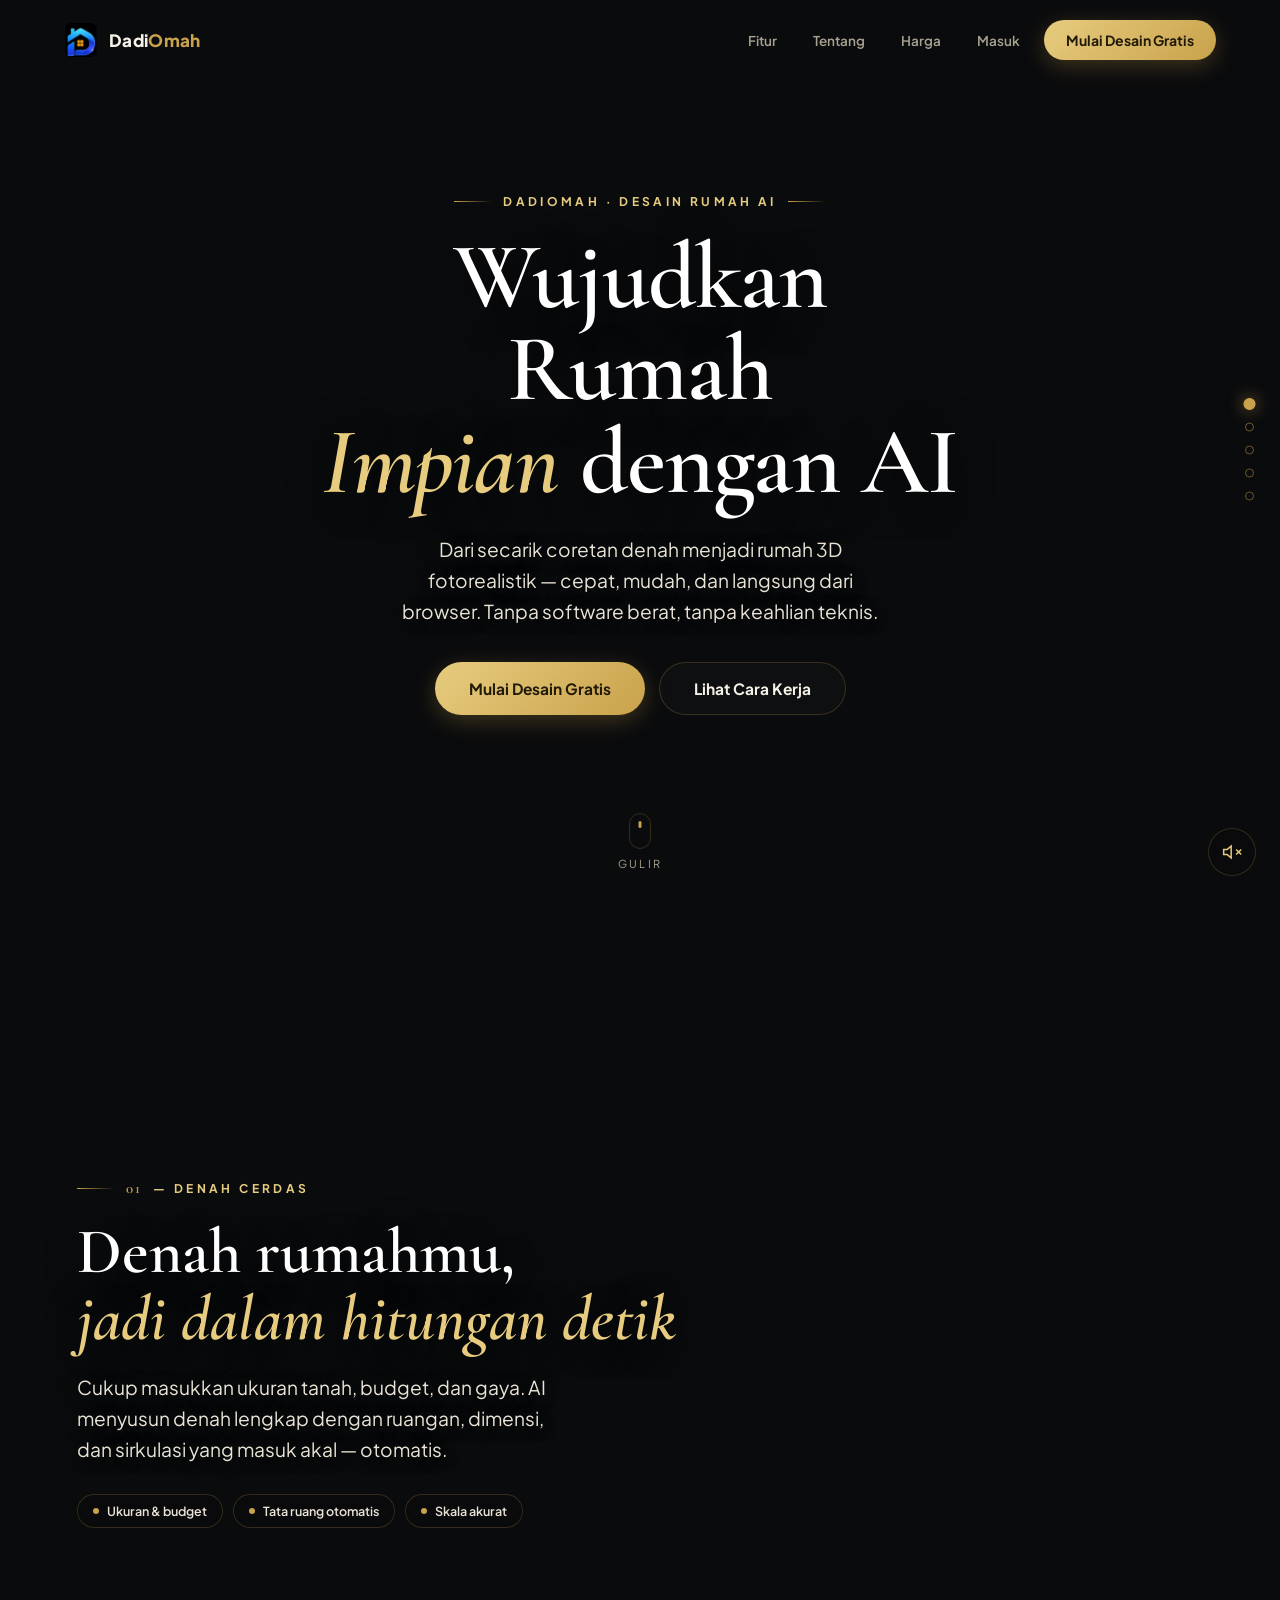
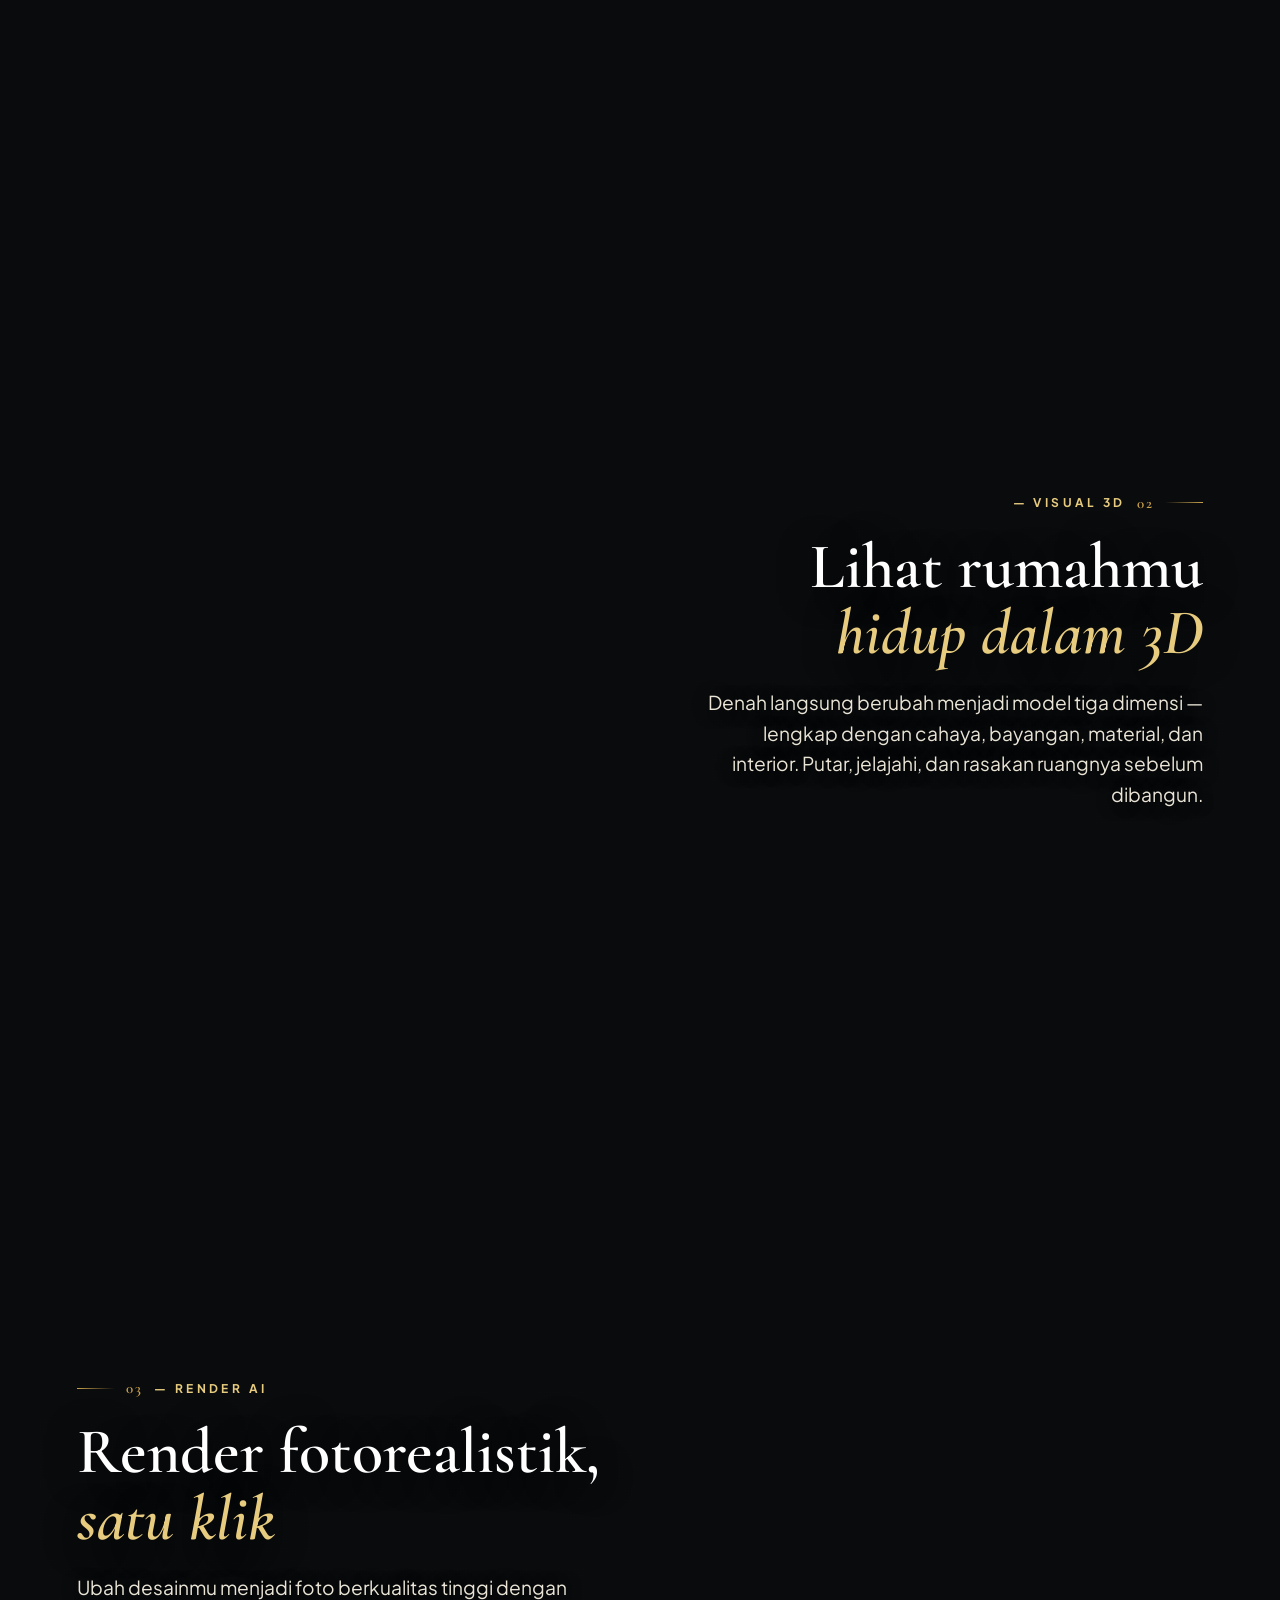
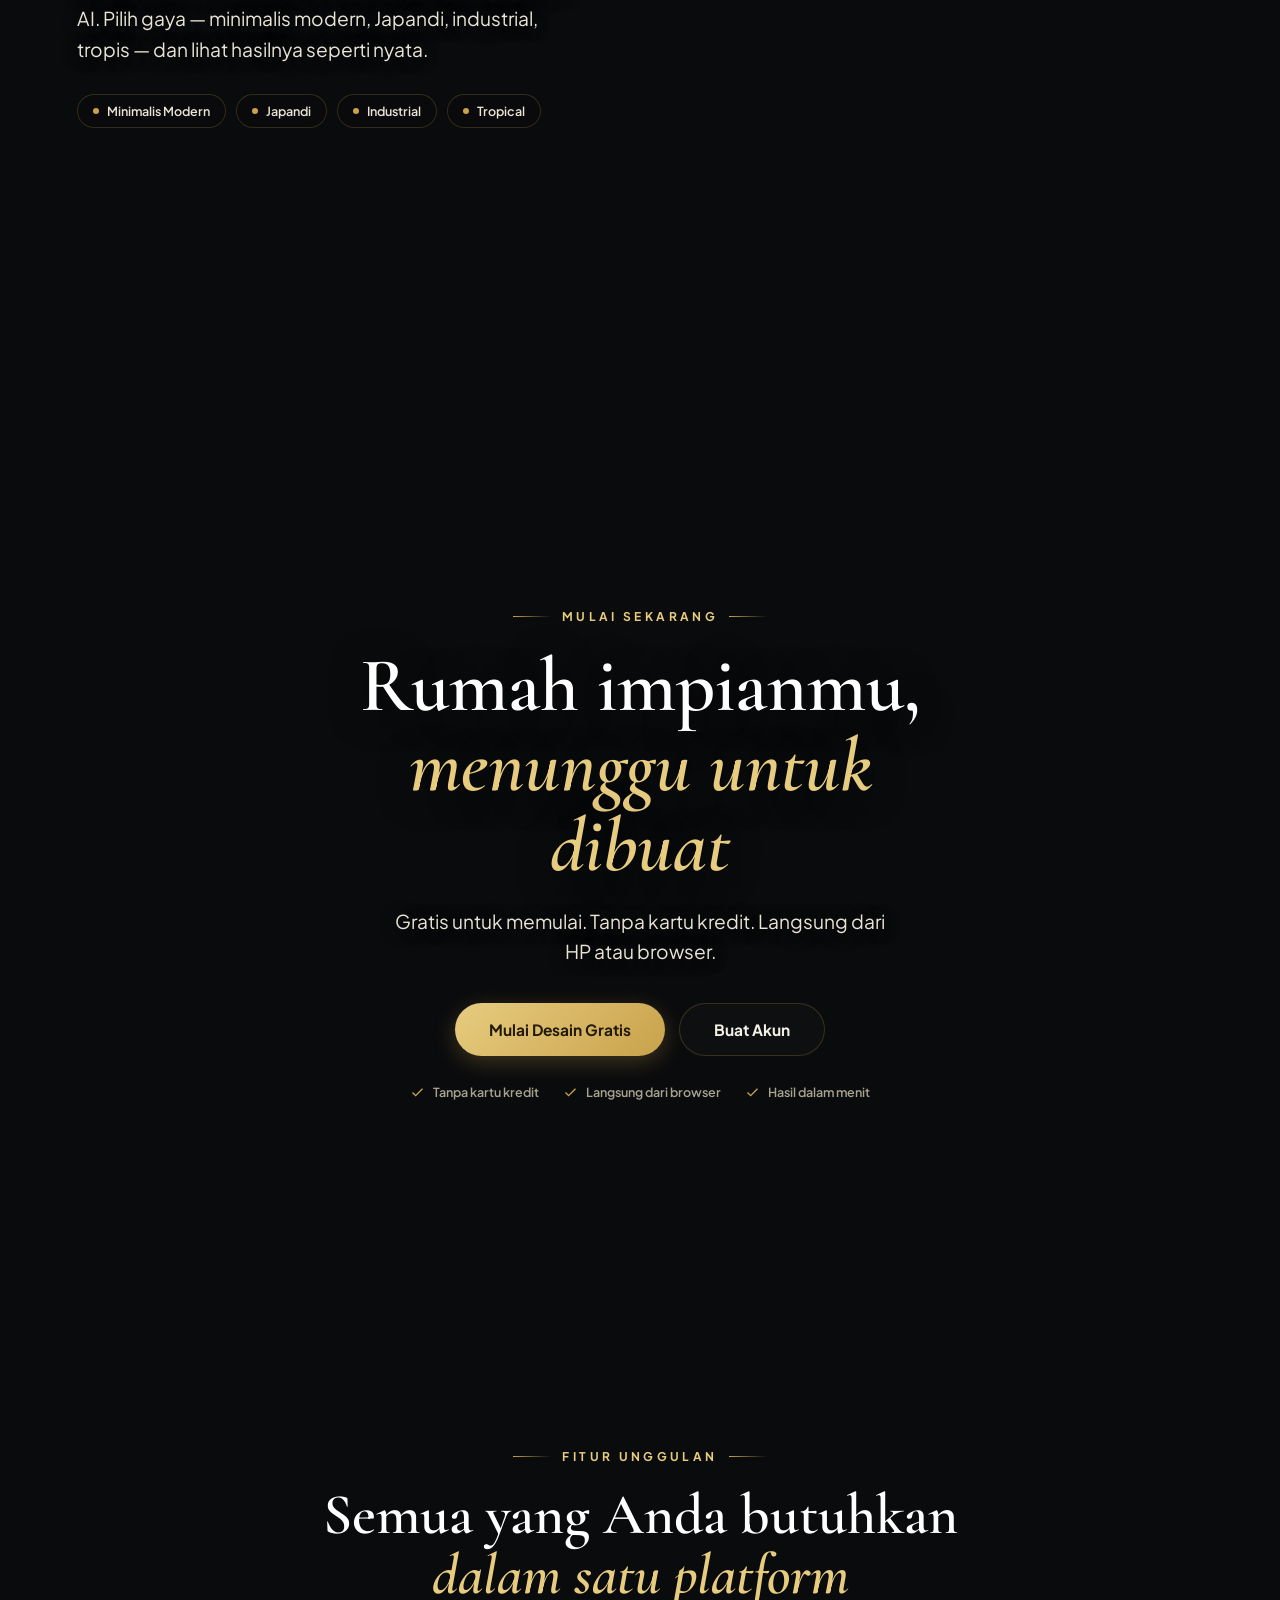
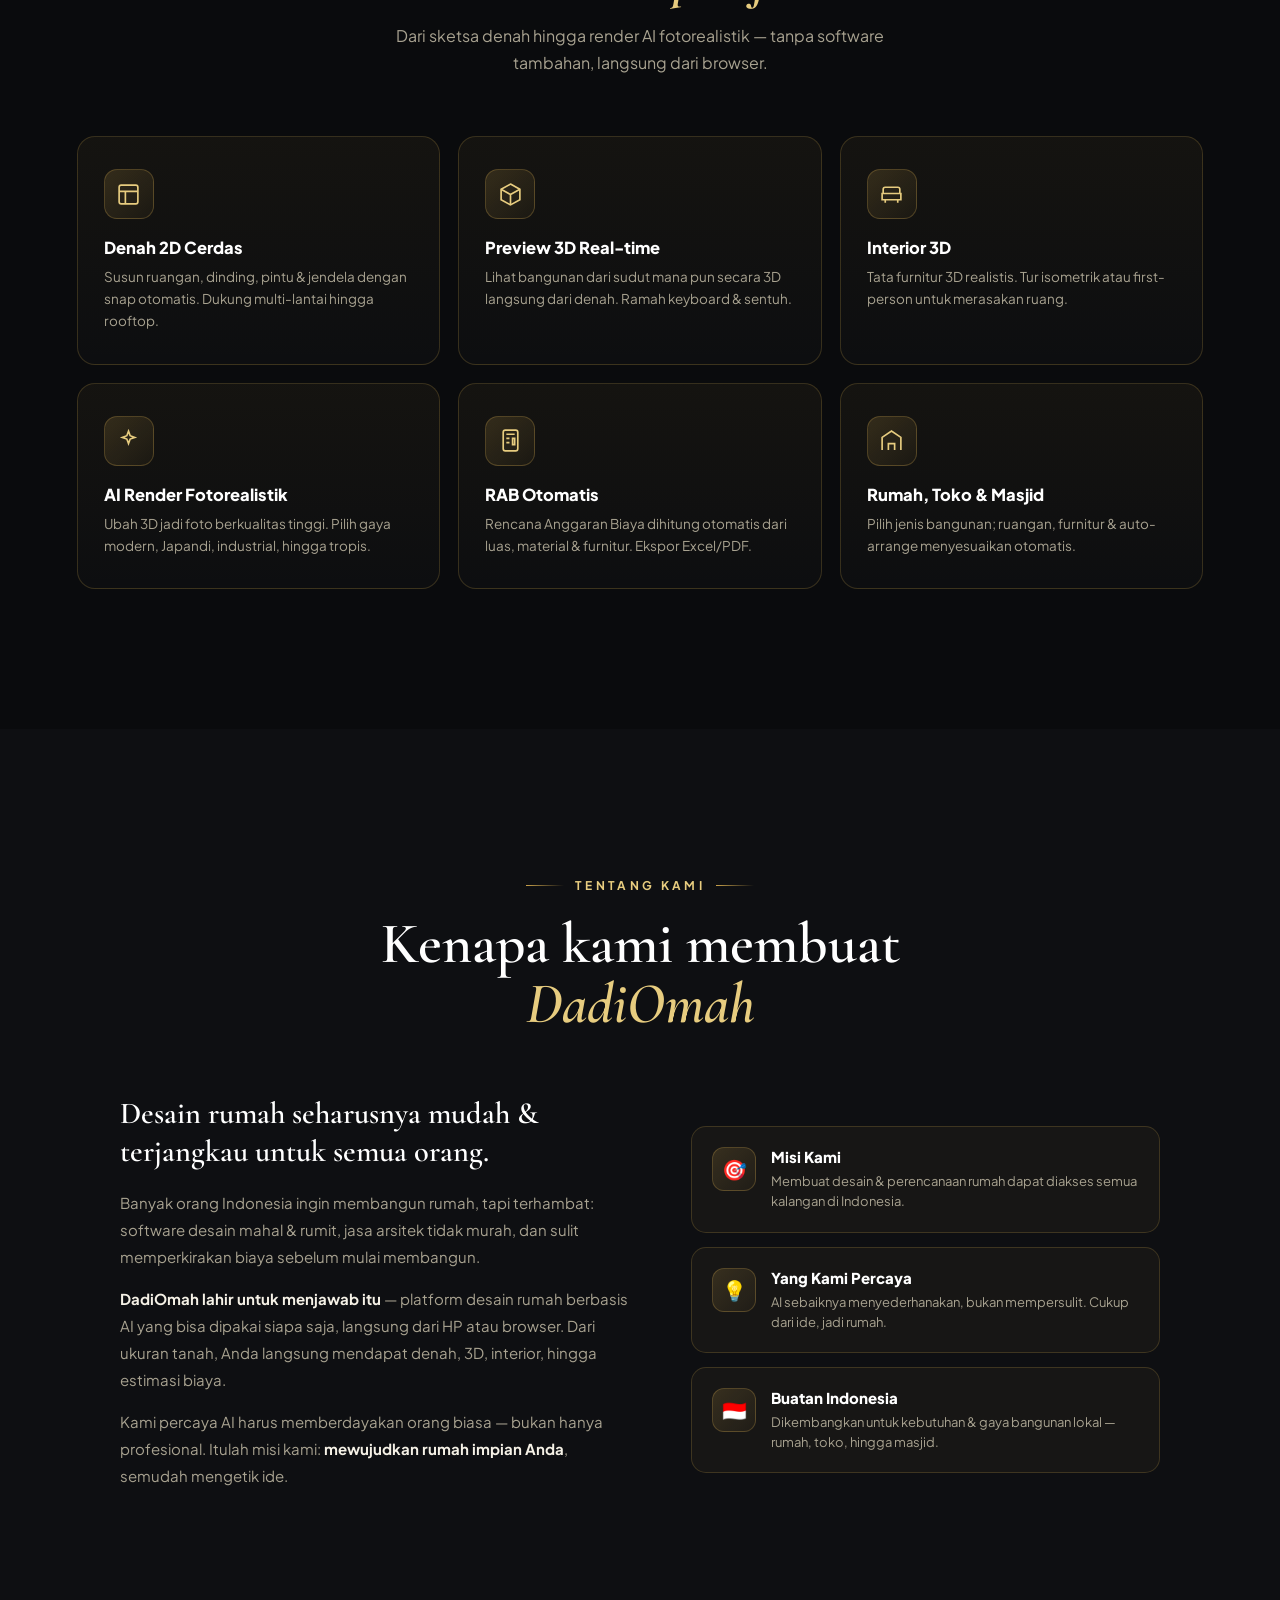
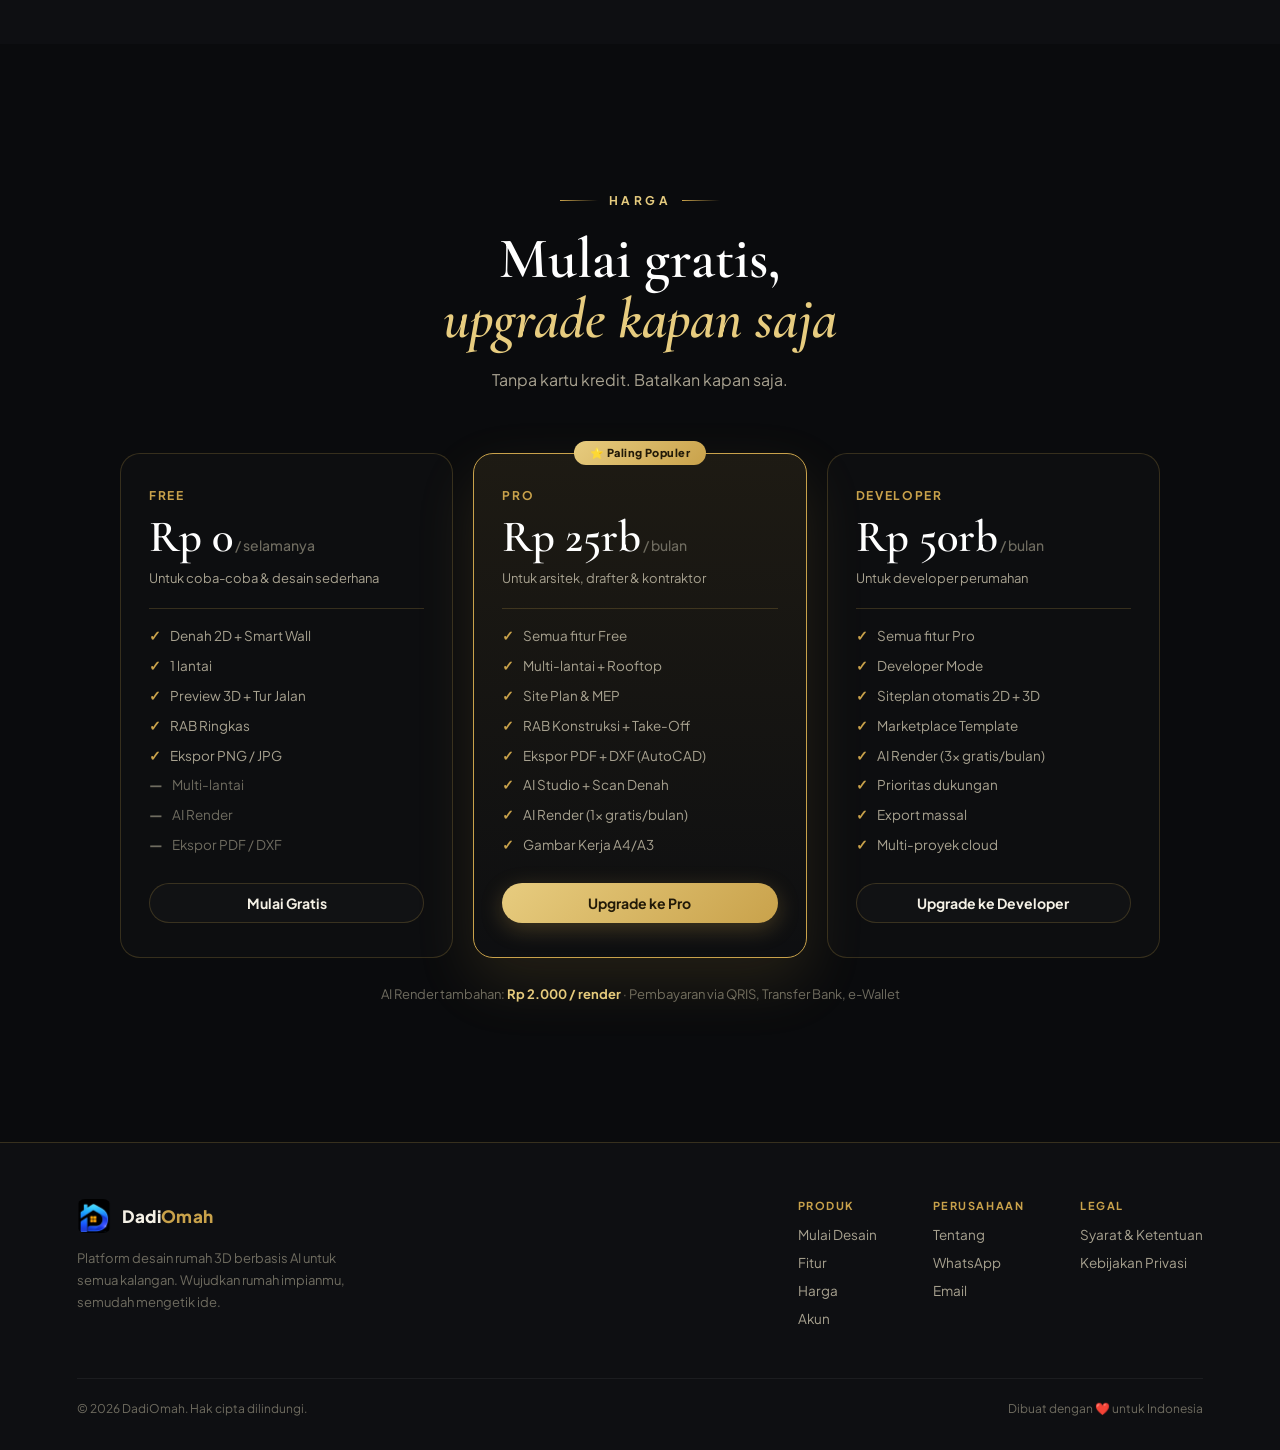
<file: index.html>
<!DOCTYPE html>
<html lang="id">
<head>
<meta charset="UTF-8">
<meta name="viewport" content="width=device-width, initial-scale=1.0">
<title>DadiOmah — Wujudkan Rumah Impian dengan AI</title>
<meta name="description" content="DadiOmah: dari coretan denah hingga render 3D fotorealistik — desain rumah impianmu dengan AI. Cepat, mudah, langsung dari browser.">
<meta name="keywords" content="desain rumah, denah rumah, desain rumah online, aplikasi desain rumah, denah rumah 3D, RAB rumah, estimasi biaya bangun rumah, desain rumah AI, gambar kerja rumah, desain interior, DadiOmah">
<meta name="robots" content="index, follow">
<meta name="author" content="DadiOmah">
<meta name="theme-color" content="#0a0b0d">
<link rel="canonical" href="https://dadiomah.com/">
<meta property="og:site_name" content="DadiOmah">
<meta property="og:url" content="https://dadiomah.com/">
<meta property="og:title" content="DadiOmah — Wujudkan Rumah Impian dengan AI">
<meta property="og:description" content="Dari denah ke 3D ke render fotorealistik. Desain rumah impianmu dengan AI.">
<meta property="og:image" content="https://dadiomah.com/icons/hero-house.png">
<meta property="og:locale" content="id_ID">
<meta property="og:type" content="website">
<meta name="twitter:card" content="summary_large_image">
<meta name="twitter:title" content="DadiOmah — Wujudkan Rumah Impian dengan AI">
<meta name="twitter:description" content="Wujudkan rumah impianmu: denah, 3D, interior, RAB otomatis berbasis AI. Gratis.">
<meta name="twitter:image" content="https://dadiomah.com/icons/hero-house.png">
<script type="application/ld+json">
{
  "@context": "https://schema.org",
  "@type": "WebApplication",
  "name": "DadiOmah",
  "url": "https://dadiomah.com/",
  "applicationCategory": "DesignApplication",
  "operatingSystem": "Web, Android",
  "description": "Aplikasi desain rumah berbasis AI: denah 2D, visual 3D, interior, dan estimasi biaya (RAB) otomatis.",
  "inLanguage": "id-ID",
  "offers": { "@type": "Offer", "price": "0", "priceCurrency": "IDR" }
}
</script>
<link rel="icon" href="favicon.ico" sizes="any">
<link rel="icon" type="image/png" sizes="192x192" href="icons/icon-192.png">
<link rel="icon" type="image/png" sizes="32x32" href="favicon.png">
<link rel="apple-touch-icon" href="icons/apple-touch-icon.png">
<link rel="manifest" href="manifest.webmanifest">
<link rel="preconnect" href="https://fonts.googleapis.com">
<link rel="preconnect" href="https://fonts.gstatic.com" crossorigin>
<link href="https://fonts.googleapis.com/css2?family=Cormorant+Garamond:ital,wght@0,500;0,600;0,700;1,500&family=Plus+Jakarta+Sans:wght@300;400;500;600;700;800&display=swap" rel="stylesheet">
<template id="__bundler_thumbnail"><svg viewBox="0 0 100 100" xmlns="http://www.w3.org/2000/svg"><rect width="100" height="100" fill="#0a0b0d"/><polygon points="50,20 78,42 78,80 22,80 22,42" fill="none" stroke="#C9A24B" stroke-width="3"/><rect x="43" y="55" width="14" height="25" fill="#C9A24B"/></svg></template>
<style>
:root{
  --bg:#0a0b0d; --bg2:#0e0f12;
  --gold:#C9A24B; --gold-lt:#E7CC7F; --gold-dp:#9a7a34;
  --ink:#F5F1E6; --ink-mut:#A8A290; --ink-dim:#6f6c60;
  --line:rgba(201,162,75,.22);
}
*,*::before,*::after{box-sizing:border-box;margin:0;padding:0;}
html{scroll-behavior:smooth;}
body{
  font-family:'Plus Jakarta Sans',sans-serif; background:var(--bg); color:var(--ink);
  overflow-x:hidden; -webkit-font-smoothing:antialiased;
}
::selection{background:rgba(201,162,75,.3);color:#fff;}
.serif{font-family:'Cormorant Garamond',serif;}
a{color:inherit;text-decoration:none;}

/* ── NAV ── */
nav{
  position:fixed;top:0;left:0;right:0;z-index:80;
  display:flex;align-items:center;justify-content:space-between;
  padding:20px clamp(20px,5vw,64px);
  transition:background .4s,backdrop-filter .4s,padding .4s,border-color .4s;
  border-bottom:1px solid transparent;
}
nav.scrolled{
  background:rgba(10,11,13,.72);backdrop-filter:blur(18px) saturate(1.2);
  padding-top:14px;padding-bottom:14px;border-bottom-color:var(--line);
}
.brand{display:flex;align-items:center;gap:11px;}
.brand img{width:34px;height:34px;border-radius:8px;display:block;}
.brand-txt{font-size:17px;font-weight:800;letter-spacing:.3px;}
.brand-txt b{color:var(--gold);font-weight:800;}
.nav-r{display:flex;align-items:center;gap:12px;}
.nav-link{color:var(--ink-mut);font-size:13.5px;font-weight:600;padding:8px 12px;transition:color .2s;}
.nav-link:hover{color:var(--gold-lt);}
.btn{
  display:inline-flex;align-items:center;gap:9px;cursor:pointer;border:none;
  font-family:inherit;font-weight:700;transition:transform .25s,box-shadow .25s,background .25s,color .25s,border-color .25s;
  white-space:nowrap;
}
.btn-gold{
  background:linear-gradient(135deg,var(--gold-lt),var(--gold));
  color:#221a08;padding:11px 22px;border-radius:100px;font-size:14px;
  box-shadow:0 6px 22px rgba(201,162,75,.28);
}
.btn-gold:hover{transform:translateY(-2px);box-shadow:0 12px 34px rgba(201,162,75,.45);}
.btn-outline{
  border:1px solid var(--line);color:var(--ink);padding:10px 20px;border-radius:100px;
  font-size:14px;background:rgba(255,255,255,.02);
}
.btn-outline:hover{border-color:var(--gold);color:var(--gold-lt);}
.btn-lg{padding:16px 34px;font-size:15.5px;}

/* ── SECTION SHELL (each video) ── */
.scene{position:relative;height:100vh;width:100%;overflow:hidden;}
.scene video{
  position:absolute;inset:0;width:100%;height:100%;object-fit:cover;
  transform:scale(1.06);transition:transform 8s linear;
}
.scene.in video{transform:scale(1.14);}
.scrim{
  position:absolute;inset:0;z-index:1;
  background:
    linear-gradient(180deg,rgba(10,11,13,.55) 0%,rgba(10,11,13,.15) 30%,rgba(10,11,13,.35) 70%,rgba(10,11,13,.9) 100%);
}
.scrim.left{background:
  linear-gradient(90deg,rgba(10,11,13,.9) 0%,rgba(10,11,13,.5) 42%,rgba(10,11,13,.08) 75%),
  linear-gradient(180deg,rgba(10,11,13,.3),rgba(10,11,13,.85));}
.scrim.right{background:
  linear-gradient(270deg,rgba(10,11,13,.9) 0%,rgba(10,11,13,.5) 42%,rgba(10,11,13,.08) 75%),
  linear-gradient(180deg,rgba(10,11,13,.3),rgba(10,11,13,.85));}
.grain{position:absolute;inset:0;z-index:2;pointer-events:none;opacity:.05;mix-blend-mode:overlay;
  background-image:radial-gradient(rgba(255,255,255,.9) .5px,transparent .5px);background-size:3px 3px;}

.scene-inner{
  position:relative;z-index:3;height:100%;width:100%;
  max-width:1340px;margin:0 auto;padding:0 clamp(24px,6vw,80px);
  display:flex;flex-direction:column;justify-content:center;
}
.scene-inner.center{align-items:center;text-align:center;}
.scene-inner.end{align-items:flex-end;text-align:right;}
.wrap{max-width:640px;}

/* reveal */
.rv{opacity:0;transform:translateY(30px);transition:opacity 1s cubic-bezier(.2,.7,.2,1),transform 1s cubic-bezier(.2,.7,.2,1);}
.scene.in .rv{opacity:1;transform:none;}
.scene.in .rv.d1{transition-delay:.12s;}
.scene.in .rv.d2{transition-delay:.26s;}
.scene.in .rv.d3{transition-delay:.4s;}
.scene.in .rv.d4{transition-delay:.54s;}

/* eyebrow */
.eyebrow{display:inline-flex;align-items:center;gap:11px;margin-bottom:22px;
  font-size:12px;font-weight:700;letter-spacing:.28em;text-transform:uppercase;color:var(--gold-lt);}
.eyebrow .ln{width:38px;height:1px;background:linear-gradient(90deg,var(--gold),transparent);}
.scene-inner.end .eyebrow{flex-direction:row-reverse;}
.scene-inner.end .eyebrow .ln{background:linear-gradient(270deg,var(--gold),transparent);}
.step-no{font-family:'Cormorant Garamond',serif;font-size:15px;font-weight:600;color:var(--gold);
  letter-spacing:.15em;}

h1.hero-h{
  font-family:'Cormorant Garamond',serif;font-weight:600;
  font-size:clamp(2.6rem,min(7.5vw,10.5vh),6.6rem);line-height:.98;letter-spacing:-.01em;color:#fff;
  margin-bottom:26px;text-shadow:0 4px 40px rgba(0,0,0,.5);
}
h1.hero-h .it{font-style:italic;color:var(--gold-lt);}
.scene-h{
  font-family:'Cormorant Garamond',serif;font-weight:600;
  font-size:clamp(2.2rem,5vw,4rem);line-height:1.04;color:#fff;margin-bottom:20px;
  text-shadow:0 4px 34px rgba(0,0,0,.5);
}
.scene-h em{font-style:italic;color:var(--gold-lt);}
.lead{font-size:clamp(1.05rem,1.5vw,1.28rem);line-height:1.6;color:#e9e4d6;
  max-width:500px;font-weight:400;text-shadow:0 2px 16px rgba(0,0,0,.6);}
.scene-inner.center .lead,.scene-inner.center .wrap{margin-left:auto;margin-right:auto;}
.scene-inner.end .lead{margin-left:auto;}
.cta-row{display:flex;gap:14px;flex-wrap:wrap;margin-top:36px;}
.scene-inner.center .cta-row{justify-content:center;}
.scene-inner.end .cta-row{justify-content:flex-end;}

/* hero scroll cue */
.cue{position:absolute;left:50%;bottom:30px;transform:translateX(-50%);z-index:5;
  display:flex;flex-direction:column;align-items:center;gap:8px;color:var(--ink-mut);
  font-size:11px;letter-spacing:.2em;text-transform:uppercase;animation:cueF 2.4s ease-in-out infinite;}
.cue .m{width:22px;height:36px;border:1.5px solid var(--line);border-radius:12px;position:relative;}
.cue .m::after{content:'';position:absolute;left:50%;top:7px;width:3px;height:7px;border-radius:2px;
  background:var(--gold);transform:translateX(-50%);animation:cueD 2.4s ease-in-out infinite;}
@keyframes cueF{0%,100%{transform:translateX(-50%) translateY(0);}50%{transform:translateX(-50%) translateY(6px);}}
@keyframes cueD{0%{opacity:0;top:6px;}40%{opacity:1;}80%{opacity:0;top:16px;}100%{opacity:0;}}

/* progress dots */
.dots{position:fixed;right:26px;top:50%;transform:translateY(-50%);z-index:70;
  display:flex;flex-direction:column;gap:14px;}
.dots button{width:9px;height:9px;border-radius:50%;border:1px solid var(--gold);
  background:transparent;padding:0;cursor:pointer;transition:all .3s;opacity:.5;}
.dots button.on{background:var(--gold);opacity:1;transform:scale(1.35);box-shadow:0 0 12px rgba(201,162,75,.7);}

/* sound toggle */
.sound{position:fixed;right:24px;bottom:24px;z-index:75;width:48px;height:48px;border-radius:50%;
  border:1px solid var(--line);background:rgba(10,11,13,.7);backdrop-filter:blur(10px);
  color:var(--gold-lt);cursor:pointer;display:flex;align-items:center;justify-content:center;
  transition:transform .2s,border-color .2s;}
.sound:hover{transform:scale(1.08);border-color:var(--gold);}
.sound svg{width:20px;height:20px;}

/* chips row */
.chips{display:flex;gap:10px;flex-wrap:wrap;margin-top:30px;}
.scene-inner.center .chips{justify-content:center;}
.chip{display:inline-flex;align-items:center;gap:8px;padding:8px 15px;border-radius:100px;
  border:1px solid var(--line);background:rgba(10,11,13,.4);backdrop-filter:blur(6px);
  font-size:12.5px;font-weight:600;color:#e9e4d6;}
.chip .dot{width:6px;height:6px;border-radius:50%;background:var(--gold);}

/* trust line under final CTA */
.trust{display:flex;gap:24px;flex-wrap:wrap;margin-top:28px;}
.scene-inner.center .trust{justify-content:center;}
.trust span{display:inline-flex;align-items:center;gap:8px;font-size:12.5px;color:var(--ink-mut);font-weight:600;}
.trust svg{width:15px;height:15px;color:var(--gold);}

/* ── CONTENT SECTIONS (Fitur / Tentang / Harga) ── */
.content{position:relative;z-index:3;background:var(--bg);
  padding:clamp(80px,11vw,140px) clamp(24px,6vw,80px);}
.content.alt{background:var(--bg2);}
.content-head{max-width:720px;margin:0 auto 60px;text-align:center;}
.eyebrow.c{justify-content:center;}
.content-head h2{font-family:'Cormorant Garamond',serif;font-weight:600;
  font-size:clamp(2.2rem,5vw,3.6rem);line-height:1.04;color:#fff;margin-bottom:16px;}
.content-head h2 em{font-style:italic;color:var(--gold-lt);}
.content-head p{font-size:16px;line-height:1.7;color:var(--ink-mut);max-width:560px;margin:0 auto;}

/* features */
.feat-grid{max-width:1200px;margin:0 auto;display:grid;
  grid-template-columns:repeat(3,1fr);gap:18px;}
.fcard{position:relative;padding:32px 26px;border-radius:18px;
  background:linear-gradient(180deg,rgba(201,162,75,.06),rgba(255,255,255,.015));
  border:1px solid var(--line);overflow:hidden;transition:transform .3s,border-color .3s,box-shadow .3s;}
.fcard:hover{transform:translateY(-6px);border-color:rgba(201,162,75,.5);
  box-shadow:0 22px 50px rgba(0,0,0,.4);}
.fcard .fic{width:50px;height:50px;margin-bottom:18px;border-radius:13px;
  display:flex;align-items:center;justify-content:center;color:var(--gold-lt);
  background:linear-gradient(135deg,rgba(201,162,75,.18),rgba(201,162,75,.05));
  border:1px solid rgba(201,162,75,.28);}
.fcard .fic svg{width:25px;height:25px;}
.fcard h4{font-size:16.5px;font-weight:800;color:#fff;margin-bottom:8px;}
.fcard p{font-size:13.5px;line-height:1.62;color:var(--ink-mut);}

/* about */
.about-wrap{max-width:1040px;margin:0 auto;display:grid;
  grid-template-columns:1.1fr 1fr;gap:56px;align-items:center;}
.about-text h3{font-family:'Cormorant Garamond',serif;font-size:1.9rem;font-weight:600;
  color:#fff;line-height:1.25;margin-bottom:18px;}
.about-text p{color:var(--ink-mut);font-size:15px;line-height:1.8;margin-bottom:15px;}
.about-text p b{color:var(--ink);}
.about-mission{display:flex;flex-direction:column;gap:14px;}
.amiss{display:flex;gap:15px;align-items:flex-start;padding:20px;border-radius:15px;
  background:rgba(201,162,75,.05);border:1px solid var(--line);}
.amiss .ai{width:44px;height:44px;flex-shrink:0;border-radius:12px;display:flex;
  align-items:center;justify-content:center;font-size:20px;
  background:linear-gradient(135deg,rgba(201,162,75,.18),rgba(201,162,75,.05));
  border:1px solid rgba(201,162,75,.28);}
.amiss h5{margin-bottom:5px;font-size:15px;font-weight:800;color:#fff;}
.amiss p{font-size:13px;color:var(--ink-mut);line-height:1.55;}

/* pricing */
.price-grid{max-width:1040px;margin:0 auto;display:grid;
  grid-template-columns:repeat(3,1fr);gap:20px;align-items:start;}
.pcard{position:relative;padding:34px 28px;border-radius:20px;
  background:rgba(255,255,255,.015);border:1px solid var(--line);transition:transform .3s,border-color .3s;}
.pcard:hover{transform:translateY(-5px);}
.pcard.pop{border-color:var(--gold);
  background:linear-gradient(180deg,rgba(201,162,75,.1),rgba(255,255,255,.015));
  box-shadow:0 24px 60px rgba(201,162,75,.14);}
.pop-tag{position:absolute;top:-13px;left:50%;transform:translateX(-50%);
  background:linear-gradient(135deg,var(--gold-lt),var(--gold));color:#221a08;
  font-size:11px;font-weight:800;letter-spacing:.04em;padding:5px 16px;border-radius:100px;white-space:nowrap;}
.pplan{font-size:12px;font-weight:700;letter-spacing:.14em;text-transform:uppercase;color:var(--gold);margin-bottom:12px;}
.pamt{font-family:'Cormorant Garamond',serif;font-size:2.8rem;font-weight:600;color:#fff;line-height:1;}
.pamt span{font-size:14px;font-weight:500;color:var(--ink-dim);font-family:'Plus Jakarta Sans',sans-serif;}
.pdesc{font-size:13px;color:var(--ink-mut);margin:10px 0 22px;}
.pdiv{border:none;border-top:1px solid var(--line);margin:18px 0;}
.pfeat{list-style:none;display:flex;flex-direction:column;gap:11px;margin-bottom:28px;}
.pfeat li{font-size:13.5px;color:var(--ink-mut);display:flex;align-items:flex-start;gap:9px;line-height:1.4;}
.pfeat li::before{content:'✓';color:var(--gold);font-weight:800;flex-shrink:0;}
.pfeat li.dim{color:var(--ink-dim);}
.pfeat li.dim::before{content:'—';color:var(--ink-dim);}
.pcard .btn{width:100%;justify-content:center;}
.price-note{text-align:center;margin-top:28px;font-size:13px;color:var(--ink-dim);}
.price-note b{color:var(--gold-lt);}

.reveal{opacity:0;transform:translateY(30px);transition:opacity .8s cubic-bezier(.2,.7,.2,1),transform .8s cubic-bezier(.2,.7,.2,1);}
.reveal.vis{opacity:1;transform:none;}

@media (max-width:900px){
  .feat-grid,.price-grid{grid-template-columns:1fr;}
  .about-wrap{grid-template-columns:1fr;gap:34px;}
}

/* ── FOOTER ── */
footer{background:var(--bg2);border-top:1px solid var(--line);
  padding:56px clamp(24px,6vw,80px) 34px;position:relative;z-index:3;}
.foot-top{max-width:1340px;margin:0 auto;display:flex;justify-content:space-between;
  align-items:flex-start;gap:40px;flex-wrap:wrap;}
.foot-brand{max-width:300px;}
.foot-brand p{color:var(--ink-dim);font-size:13px;line-height:1.7;margin-top:14px;}
.foot-links{display:flex;gap:56px;flex-wrap:wrap;}
.foot-col h4{font-size:11px;font-weight:700;letter-spacing:.14em;text-transform:uppercase;
  color:var(--gold);margin-bottom:14px;}
.foot-col a{display:block;font-size:13.5px;color:var(--ink-mut);margin-bottom:11px;transition:color .2s;}
.foot-col a:hover{color:var(--gold-lt);}
.foot-bot{max-width:1340px;margin:40px auto 0;padding-top:22px;border-top:1px solid rgba(255,255,255,.06);
  display:flex;justify-content:space-between;gap:12px;flex-wrap:wrap;}
.foot-bot p{font-size:12px;color:var(--ink-dim);}

@media (prefers-reduced-motion:reduce){
  .scene video{transform:none!important;transition:none;}
  .rv{opacity:1;transform:none;transition:none;}
  .cue{animation:none;}
}
@media (max-width:760px){
  .nav-link{display:none;}
  .scene-inner.end{align-items:flex-start;text-align:left;}
  .scene-inner.end .eyebrow{flex-direction:row;}
  .scene-inner.end .lead,.scene-inner.end .cta-row,.scene-inner.end .trust{margin-left:0;justify-content:flex-start;}
  .dots{right:14px;}
  h1.hero-h{font-size:clamp(2.6rem,min(13vw,10vh),4.4rem);}
}

/* short viewports: let each scene grow so nothing gets clipped */
@media (max-height:820px){
  .scene{height:auto;min-height:100vh;}
  .scene-inner{min-height:100vh;height:auto;box-sizing:border-box;
    padding-top:104px;padding-bottom:56px;}
  h1.hero-h{margin-bottom:16px;}
  .eyebrow{margin-bottom:14px;}
  .cta-row{margin-top:22px;}
  .lead{font-size:clamp(1rem,1.4vw,1.15rem);line-height:1.5;}
}
@media (max-height:680px){
  .btn-lg{padding:13px 28px;}
  .cue{display:none;}
  .eyebrow{margin-bottom:10px;}
  h1.hero-h{margin-bottom:12px;}
  .cta-row{margin-top:18px;}
}
</style>
</head>
<body>

<!-- NAV -->
<nav id="nav">
  <a href="#hero" class="brand">
    <img src="icons/dadiomah-mark.png" alt="DadiOmah" onerror="this.style.display='none'">
    <span class="brand-txt">Dadi<b>Omah</b></span>
  </a>
  <div class="nav-r">
    <a href="#fitur" class="nav-link">Fitur</a>
    <a href="#tentang" class="nav-link">Tentang</a>
    <a href="#harga" class="nav-link">Harga</a>
    <a href="Akun.html" class="nav-link">Masuk</a>
    <a href="Floor Planner 2.0.html" class="btn btn-gold">Mulai Desain Gratis</a>
  </div>
</nav>

<!-- HERO — video1: sketsa + tablet -->
<section class="scene" id="hero" data-video="media/video1.mp4">
  <video muted loop playsinline preload="auto"></video>
  <div class="scrim"></div><div class="grain"></div>
  <div class="scene-inner center">
    <div class="wrap">
      <div class="eyebrow rv"><span class="ln"></span> DadiOmah · Desain Rumah AI <span class="ln"></span></div>
      <h1 class="hero-h rv d1">Wujudkan Rumah<br><span class="it">Impian</span> dengan AI</h1>
      <p class="lead rv d2">Dari secarik coretan denah menjadi rumah 3D fotorealistik — cepat, mudah, dan langsung dari browser. Tanpa software berat, tanpa keahlian teknis.</p>
      <div class="cta-row rv d3">
        <a href="Floor Planner 2.0.html" class="btn btn-gold btn-lg">Mulai Desain Gratis</a>
        <a href="#s1" class="btn btn-outline btn-lg">Lihat Cara Kerja</a>
      </div>
    </div>
  </div>
  <a href="#s1" class="cue"><span class="m"></span>Gulir</a>
</section>

<!-- S1 — video2: denah holografik emas -->
<section class="scene" id="s1" data-video="media/video2.mp4">
  <video muted loop playsinline preload="auto"></video>
  <div class="scrim left"></div><div class="grain"></div>
  <div class="scene-inner">
    <div class="wrap">
      <div class="eyebrow rv"><span class="ln"></span> <span class="step-no">01</span> — Denah Cerdas</div>
      <h2 class="scene-h rv d1">Denah rumahmu,<br><em>jadi dalam hitungan detik</em></h2>
      <p class="lead rv d2">Cukup masukkan ukuran tanah, budget, dan gaya. AI menyusun denah lengkap dengan ruangan, dimensi, dan sirkulasi yang masuk akal — otomatis.</p>
      <div class="chips rv d3">
        <span class="chip"><span class="dot"></span>Ukuran &amp; budget</span>
        <span class="chip"><span class="dot"></span>Tata ruang otomatis</span>
        <span class="chip"><span class="dot"></span>Skala akurat</span>
      </div>
    </div>
  </div>
</section>

<!-- S2 — video3: model 3D -->
<section class="scene" id="s2" data-video="media/video3.mp4">
  <video muted loop playsinline preload="auto"></video>
  <div class="scrim right"></div><div class="grain"></div>
  <div class="scene-inner end">
    <div class="wrap">
      <div class="eyebrow rv"><span class="ln"></span> <span class="step-no">02</span> — Visual 3D</div>
      <h2 class="scene-h rv d1">Lihat rumahmu<br><em>hidup dalam 3D</em></h2>
      <p class="lead rv d2">Denah langsung berubah menjadi model tiga dimensi — lengkap dengan cahaya, bayangan, material, dan interior. Putar, jelajahi, dan rasakan ruangnya sebelum dibangun.</p>
    </div>
  </div>
</section>

<!-- S3 — video5: render AI / panel -->
<section class="scene" id="s3" data-video="media/video5.mp4">
  <video muted loop playsinline preload="auto"></video>
  <div class="scrim left"></div><div class="grain"></div>
  <div class="scene-inner">
    <div class="wrap">
      <div class="eyebrow rv"><span class="ln"></span> <span class="step-no">03</span> — Render AI</div>
      <h2 class="scene-h rv d1">Render fotorealistik,<br><em>satu klik</em></h2>
      <p class="lead rv d2">Ubah desainmu menjadi foto berkualitas tinggi dengan AI. Pilih gaya — minimalis modern, Japandi, industrial, tropis — dan lihat hasilnya seperti nyata.</p>
      <div class="chips rv d3">
        <span class="chip"><span class="dot"></span>Minimalis Modern</span>
        <span class="chip"><span class="dot"></span>Japandi</span>
        <span class="chip"><span class="dot"></span>Industrial</span>
        <span class="chip"><span class="dot"></span>Tropical</span>
      </div>
    </div>
  </div>
</section>

<!-- S4 — video4: rumah 3D + laptop, final CTA -->
<section class="scene" id="s4" data-video="media/video4.mp4">
  <video muted loop playsinline preload="auto"></video>
  <div class="scrim"></div><div class="grain"></div>
  <div class="scene-inner center">
    <div class="wrap">
      <div class="eyebrow rv"><span class="ln"></span> Mulai Sekarang <span class="ln"></span></div>
      <h2 class="scene-h rv d1" style="font-size:clamp(2.6rem,6vw,5rem);">Rumah impianmu,<br><em>menunggu untuk dibuat</em></h2>
      <p class="lead rv d2">Gratis untuk memulai. Tanpa kartu kredit. Langsung dari HP atau browser.</p>
      <div class="cta-row rv d3">
        <a href="Floor Planner 2.0.html" class="btn btn-gold btn-lg">Mulai Desain Gratis</a>
        <a href="Akun.html" class="btn btn-outline btn-lg">Buat Akun</a>
      </div>
      <div class="trust rv d4">
        <span><svg viewBox="0 0 24 24" fill="none" stroke="currentColor" stroke-width="2.2"><path d="M20 6L9 17l-5-5"/></svg>Tanpa kartu kredit</span>
        <span><svg viewBox="0 0 24 24" fill="none" stroke="currentColor" stroke-width="2.2"><path d="M20 6L9 17l-5-5"/></svg>Langsung dari browser</span>
        <span><svg viewBox="0 0 24 24" fill="none" stroke="currentColor" stroke-width="2.2"><path d="M20 6L9 17l-5-5"/></svg>Hasil dalam menit</span>
      </div>
    </div>
  </div>
</section>

<!-- FITUR UNGGULAN -->
<section id="fitur" class="content">
  <div class="content-head reveal">
    <div class="eyebrow c"><span class="ln"></span> Fitur Unggulan <span class="ln"></span></div>
    <h2>Semua yang Anda butuhkan<br><em>dalam satu platform</em></h2>
    <p>Dari sketsa denah hingga render AI fotorealistik — tanpa software tambahan, langsung dari browser.</p>
  </div>
  <div class="feat-grid">
    <div class="fcard reveal"><span class="fic"><svg viewBox="0 0 24 24" fill="none" stroke="currentColor" stroke-width="1.6"><rect x="3" y="3" width="18" height="18" rx="2"/><path d="M3 9h18M9 9v12"/></svg></span><h4>Denah 2D Cerdas</h4><p>Susun ruangan, dinding, pintu &amp; jendela dengan snap otomatis. Dukung multi-lantai hingga rooftop.</p></div>
    <div class="fcard reveal"><span class="fic"><svg viewBox="0 0 24 24" fill="none" stroke="currentColor" stroke-width="1.6"><path d="M12 2l9 5v10l-9 5-9-5V7z"/><path d="M12 12l9-5M12 12v10M12 12L3 7"/></svg></span><h4>Preview 3D Real-time</h4><p>Lihat bangunan dari sudut mana pun secara 3D langsung dari denah. Ramah keyboard &amp; sentuh.</p></div>
    <div class="fcard reveal"><span class="fic"><svg viewBox="0 0 24 24" fill="none" stroke="currentColor" stroke-width="1.6"><path d="M4 11V7a2 2 0 012-2h12a2 2 0 012 2v4"/><path d="M3 11h18v6H3zM6 17v3M18 17v3"/></svg></span><h4>Interior 3D</h4><p>Tata furnitur 3D realistis. Tur isometrik atau first-person untuk merasakan ruang.</p></div>
    <div class="fcard reveal"><span class="fic"><svg viewBox="0 0 24 24" fill="none" stroke="currentColor" stroke-width="1.6"><path d="M12 3l1.6 4.4L18 9l-4.4 1.6L12 15l-1.6-4.4L6 9l4.4-1.6z"/></svg></span><h4>AI Render Fotorealistik</h4><p>Ubah 3D jadi foto berkualitas tinggi. Pilih gaya modern, Japandi, industrial, hingga tropis.</p></div>
    <div class="fcard reveal"><span class="fic"><svg viewBox="0 0 24 24" fill="none" stroke="currentColor" stroke-width="1.6"><rect x="5" y="2" width="14" height="20" rx="2"/><path d="M8 6h8M8 10h3M8 14h3M14 10h2v6h-2z"/></svg></span><h4>RAB Otomatis</h4><p>Rencana Anggaran Biaya dihitung otomatis dari luas, material &amp; furnitur. Ekspor Excel/PDF.</p></div>
    <div class="fcard reveal"><span class="fic"><svg viewBox="0 0 24 24" fill="none" stroke="currentColor" stroke-width="1.6"><path d="M3 21V9l9-6 9 6v12"/><path d="M9 21v-6h6v6"/></svg></span><h4>Rumah, Toko &amp; Masjid</h4><p>Pilih jenis bangunan; ruangan, furnitur &amp; auto-arrange menyesuaikan otomatis.</p></div>
  </div>
</section>

<!-- TENTANG -->
<section id="tentang" class="content alt">
  <div class="content-head reveal">
    <div class="eyebrow c"><span class="ln"></span> Tentang Kami <span class="ln"></span></div>
    <h2>Kenapa kami membuat <em>DadiOmah</em></h2>
  </div>
  <div class="about-wrap">
    <div class="about-text reveal">
      <h3>Desain rumah seharusnya mudah &amp; terjangkau untuk semua orang.</h3>
      <p>Banyak orang Indonesia ingin membangun rumah, tapi terhambat: software desain mahal &amp; rumit, jasa arsitek tidak murah, dan sulit memperkirakan biaya sebelum mulai membangun.</p>
      <p><b>DadiOmah lahir untuk menjawab itu</b> — platform desain rumah berbasis AI yang bisa dipakai siapa saja, langsung dari HP atau browser. Dari ukuran tanah, Anda langsung mendapat denah, 3D, interior, hingga estimasi biaya.</p>
      <p>Kami percaya AI harus memberdayakan orang biasa — bukan hanya profesional. Itulah misi kami: <b>mewujudkan rumah impian Anda</b>, semudah mengetik ide.</p>
    </div>
    <div class="about-mission reveal">
      <div class="amiss"><div class="ai">🎯</div><div><h5>Misi Kami</h5><p>Membuat desain &amp; perencanaan rumah dapat diakses semua kalangan di Indonesia.</p></div></div>
      <div class="amiss"><div class="ai">💡</div><div><h5>Yang Kami Percaya</h5><p>AI sebaiknya menyederhanakan, bukan mempersulit. Cukup dari ide, jadi rumah.</p></div></div>
      <div class="amiss"><div class="ai">🇮🇩</div><div><h5>Buatan Indonesia</h5><p>Dikembangkan untuk kebutuhan &amp; gaya bangunan lokal — rumah, toko, hingga masjid.</p></div></div>
    </div>
  </div>
</section>

<!-- HARGA -->
<section id="harga" class="content">
  <div class="content-head reveal">
    <div class="eyebrow c"><span class="ln"></span> Harga <span class="ln"></span></div>
    <h2>Mulai gratis,<br><em>upgrade kapan saja</em></h2>
    <p>Tanpa kartu kredit. Batalkan kapan saja.</p>
  </div>
  <div class="price-grid">
    <div class="pcard reveal">
      <div class="pplan">Free</div>
      <div class="pamt">Rp 0<span> / selamanya</span></div>
      <div class="pdesc">Untuk coba-coba &amp; desain sederhana</div>
      <hr class="pdiv">
      <ul class="pfeat">
        <li>Denah 2D + Smart Wall</li><li>1 lantai</li><li>Preview 3D + Tur Jalan</li>
        <li>RAB Ringkas</li><li>Ekspor PNG / JPG</li>
        <li class="dim">Multi-lantai</li><li class="dim">AI Render</li><li class="dim">Ekspor PDF / DXF</li>
      </ul>
      <a href="Floor Planner 2.0.html" class="btn btn-outline">Mulai Gratis</a>
    </div>
    <div class="pcard pop reveal">
      <div class="pop-tag">⭐ Paling Populer</div>
      <div class="pplan">Pro</div>
      <div class="pamt">Rp 25rb<span> / bulan</span></div>
      <div class="pdesc">Untuk arsitek, drafter &amp; kontraktor</div>
      <hr class="pdiv">
      <ul class="pfeat">
        <li>Semua fitur Free</li><li>Multi-lantai + Rooftop</li><li>Site Plan &amp; MEP</li>
        <li>RAB Konstruksi + Take-Off</li><li>Ekspor PDF + DXF (AutoCAD)</li>
        <li>AI Studio + Scan Denah</li><li>AI Render (1× gratis/bulan)</li><li>Gambar Kerja A4/A3</li>
      </ul>
      <a href="Akun.html" class="btn btn-gold">Upgrade ke Pro</a>
    </div>
    <div class="pcard reveal">
      <div class="pplan">Developer</div>
      <div class="pamt">Rp 50rb<span> / bulan</span></div>
      <div class="pdesc">Untuk developer perumahan</div>
      <hr class="pdiv">
      <ul class="pfeat">
        <li>Semua fitur Pro</li><li>Developer Mode</li><li>Siteplan otomatis 2D + 3D</li>
        <li>Marketplace Template</li><li>AI Render (3× gratis/bulan)</li>
        <li>Prioritas dukungan</li><li>Export massal</li><li>Multi-proyek cloud</li>
      </ul>
      <a href="Akun.html" class="btn btn-outline">Upgrade ke Developer</a>
    </div>
  </div>
  <p class="price-note">AI Render tambahan: <b>Rp 2.000 / render</b> · Pembayaran via QRIS, Transfer Bank, e-Wallet</p>
</section>

<!-- FOOTER -->
<footer>
  <div class="foot-top">
    <div class="foot-brand">
      <a href="#hero" class="brand">
        <img src="icons/dadiomah-mark.png" alt="DadiOmah" onerror="this.style.display='none'">
        <span class="brand-txt">Dadi<b>Omah</b></span>
      </a>
      <p>Platform desain rumah 3D berbasis AI untuk semua kalangan. Wujudkan rumah impianmu, semudah mengetik ide.</p>
    </div>
    <div class="foot-links">
      <div class="foot-col">
        <h4>Produk</h4>
        <a href="Floor Planner 2.0.html">Mulai Desain</a>
        <a href="#fitur">Fitur</a>
        <a href="#harga">Harga</a>
        <a href="Akun.html">Akun</a>
      </div>
      <div class="foot-col">
        <h4>Perusahaan</h4>
        <a href="#tentang">Tentang</a>
        <a href="https://wa.me/6281380760278" target="_blank" rel="noopener">WhatsApp</a>
        <a href="mailto:digidiorama@gmail.com">Email</a>
      </div>
      <div class="foot-col">
        <h4>Legal</h4>
        <a href="Syarat & Ketentuan.html">Syarat &amp; Ketentuan</a>
        <a href="Kebijakan Privasi.html">Kebijakan Privasi</a>
      </div>
    </div>
  </div>
  <div class="foot-bot">
    <p>© 2026 DadiOmah. Hak cipta dilindungi.</p>
    <p>Dibuat dengan ❤️ untuk Indonesia</p>
  </div>
</footer>

<!-- progress dots -->
<div class="dots" id="dots"></div>

<!-- sound toggle -->
<button class="sound" id="soundBtn" title="Suara" aria-label="Nyalakan suara">
  <svg id="soundIcon" viewBox="0 0 24 24" fill="none" stroke="currentColor" stroke-width="1.8">
    <path d="M11 5L6 9H2v6h4l5 4V5z"/><path d="M23 9l-6 6M17 9l6 6"/>
  </svg>
</button>

<script>
(function(){
  var scenes=[].slice.call(document.querySelectorAll('.scene'));
  var nav=document.getElementById('nav');
  var dotsBox=document.getElementById('dots');

  // lazy-attach video src (perf) + build dots
  scenes.forEach(function(s,i){
    var v=s.querySelector('video');
    v.src=s.dataset.video;
    v.load();
    var b=document.createElement('button');
    b.title=s.id;
    b.addEventListener('click',function(){ s.scrollIntoView({behavior:'smooth'}); });
    dotsBox.appendChild(b);
  });
  var dotBtns=[].slice.call(dotsBox.children);

  var muted=true;
  // play/pause + reveal via IntersectionObserver
  var io=new IntersectionObserver(function(entries){
    entries.forEach(function(en){
      var s=en.target, v=s.querySelector('video');
      if(en.isIntersecting){
        s.classList.add('in');
        if(en.intersectionRatio>0.5){
          v.muted=muted;
          var p=v.play(); if(p&&p.catch)p.catch(function(){});
          var idx=scenes.indexOf(s);
          dotBtns.forEach(function(d,i){ d.classList.toggle('on',i===idx); });
        }
      } else {
        try{ v.pause(); }catch(e){}
      }
    });
  },{threshold:[0,0.25,0.5,0.9]});
  scenes.forEach(function(s){ io.observe(s); });

  // guarantee hero shows immediately (IO can miss the initial static frame)
  (function(){
    var hero=scenes[0], hv=hero.querySelector('video');
    hero.classList.add('in');
    hv.muted=true; var p=hv.play(); if(p&&p.catch)p.catch(function(){});
    dotBtns[0].classList.add('on');
  })();

  // nav bg on scroll
  var onScroll=function(){ nav.classList.toggle('scrolled', window.scrollY>40); };
  onScroll(); window.addEventListener('scroll',onScroll,{passive:true});

  // scroll fallback — guarantees reveal/play/active-dot even if IO misbehaves
  var ticking=false;
  function syncByRect(){
    ticking=false;
    var vh=window.innerHeight, best=-1, bestArea=0;
    scenes.forEach(function(s,i){
      var r=s.getBoundingClientRect();
      var vis=Math.max(0,Math.min(r.bottom,vh)-Math.max(r.top,0));
      if(vis>0) s.classList.add('in');
      if(vis>bestArea){ bestArea=vis; best=i; }
    });
    scenes.forEach(function(s,i){
      var v=s.querySelector('video');
      if(i===best){ v.muted=muted; var p=v.play(); if(p&&p.catch)p.catch(function(){}); }
      else { try{ v.pause(); }catch(e){} }
    });
    dotBtns.forEach(function(d,i){ d.classList.toggle('on',i===best); });
  }
  window.addEventListener('scroll',function(){ if(!ticking){ ticking=true; requestAnimationFrame(syncByRect); } },{passive:true});
  window.addEventListener('resize',syncByRect,{passive:true});
  syncByRect();

  // reveal for content sections (Fitur/Tentang/Harga)
  var rio=new IntersectionObserver(function(entries){
    entries.forEach(function(en){ if(en.isIntersecting){ en.target.classList.add('vis'); rio.unobserve(en.target); } });
  },{threshold:0.14});
  document.querySelectorAll('.reveal').forEach(function(el){ rio.observe(el); });

  // sound toggle
  var sBtn=document.getElementById('soundBtn'), sIcon=document.getElementById('soundIcon');
  var iconOn='<path d="M11 5L6 9H2v6h4l5 4V5z"/><path d="M15.5 8.5a5 5 0 010 7M18.5 5.5a9 9 0 010 13"/>';
  var iconOff='<path d="M11 5L6 9H2v6h4l5 4V5z"/><path d="M23 9l-6 6M17 9l6 6"/>';
  sBtn.addEventListener('click',function(){
    muted=!muted;
    scenes.forEach(function(s){ s.querySelector('video').muted=muted; });
    sIcon.innerHTML=muted?iconOff:iconOn;
    sBtn.title=muted?'Nyalakan suara':'Bisukan';
    // ensure current in-view video keeps playing after unmute
    scenes.forEach(function(s){ if(s.classList.contains('in')){ var v=s.querySelector('video'); var p=v.play(); if(p&&p.catch)p.catch(function(){}); }});
  });
})();
</script>
  <script src="js/supabase-config.js"></script>
  <script src="js/track.js" defer></script>
</body>
</html>
</file>
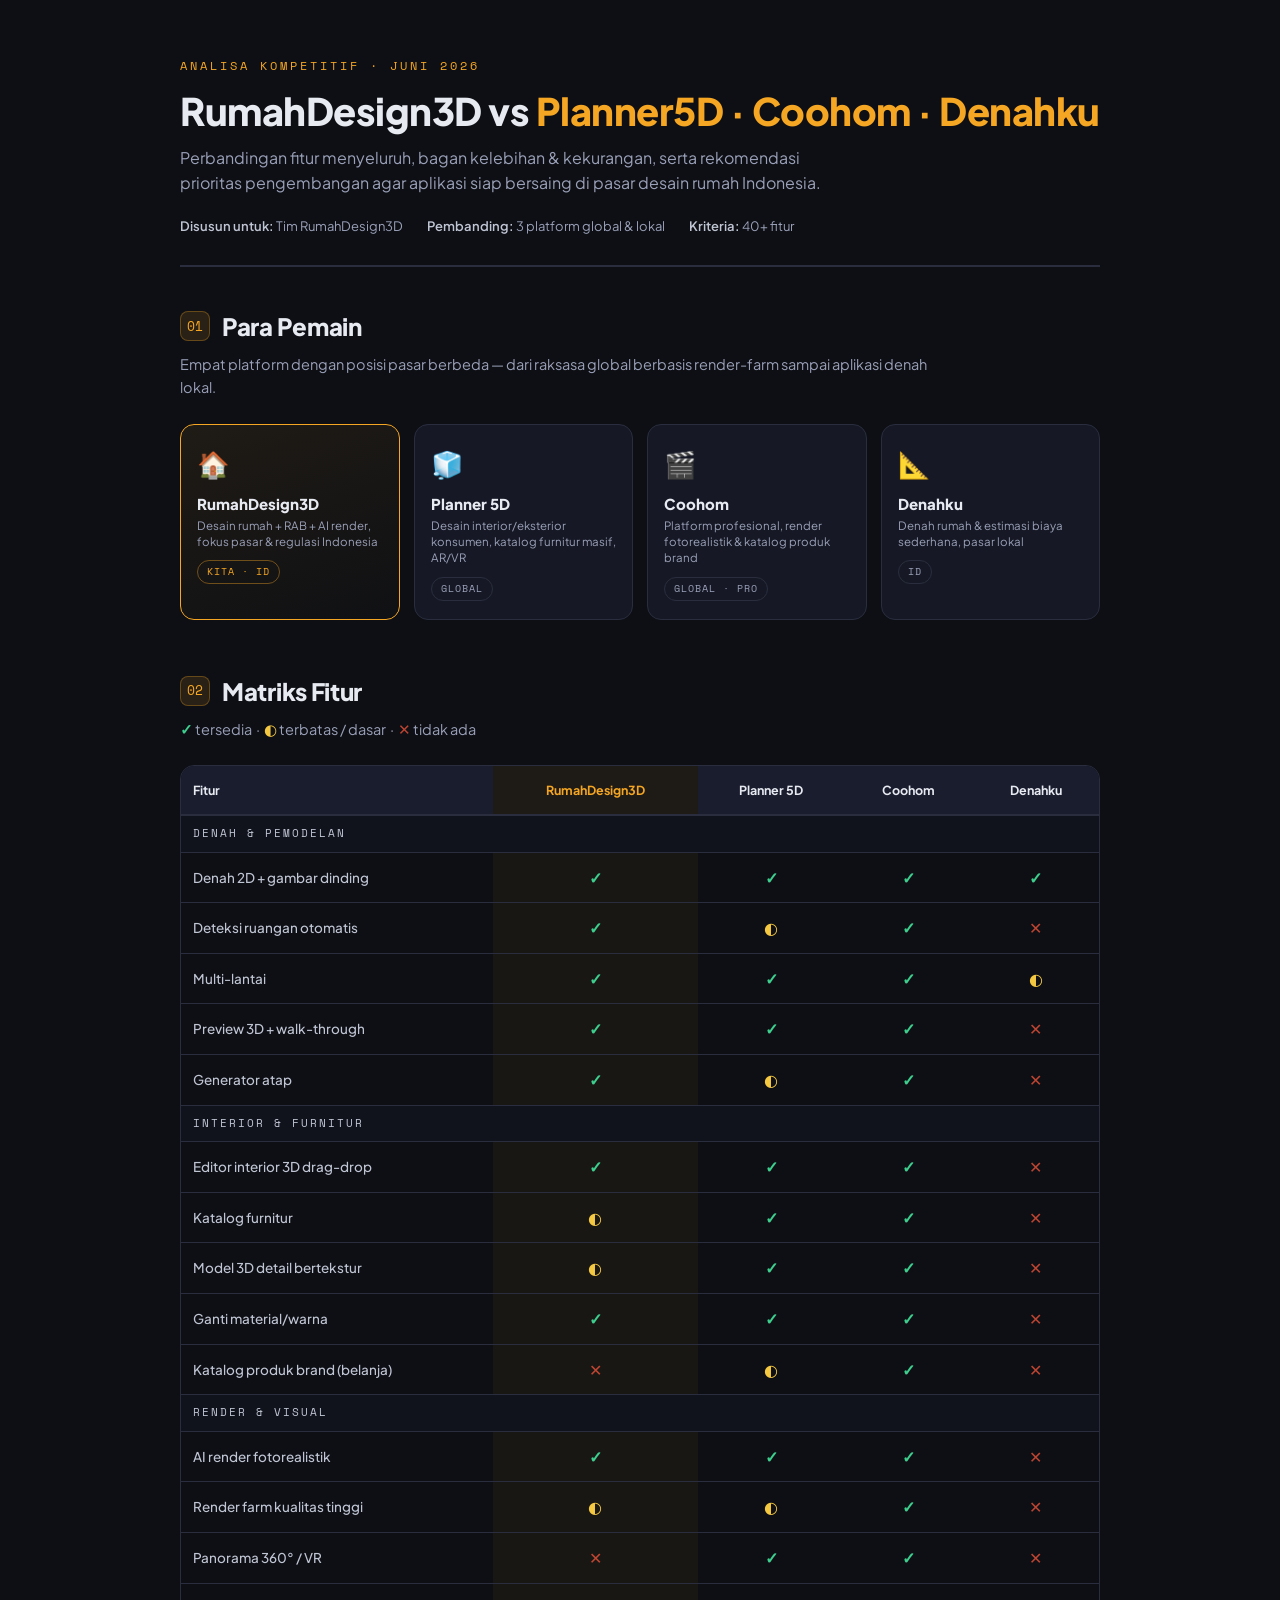
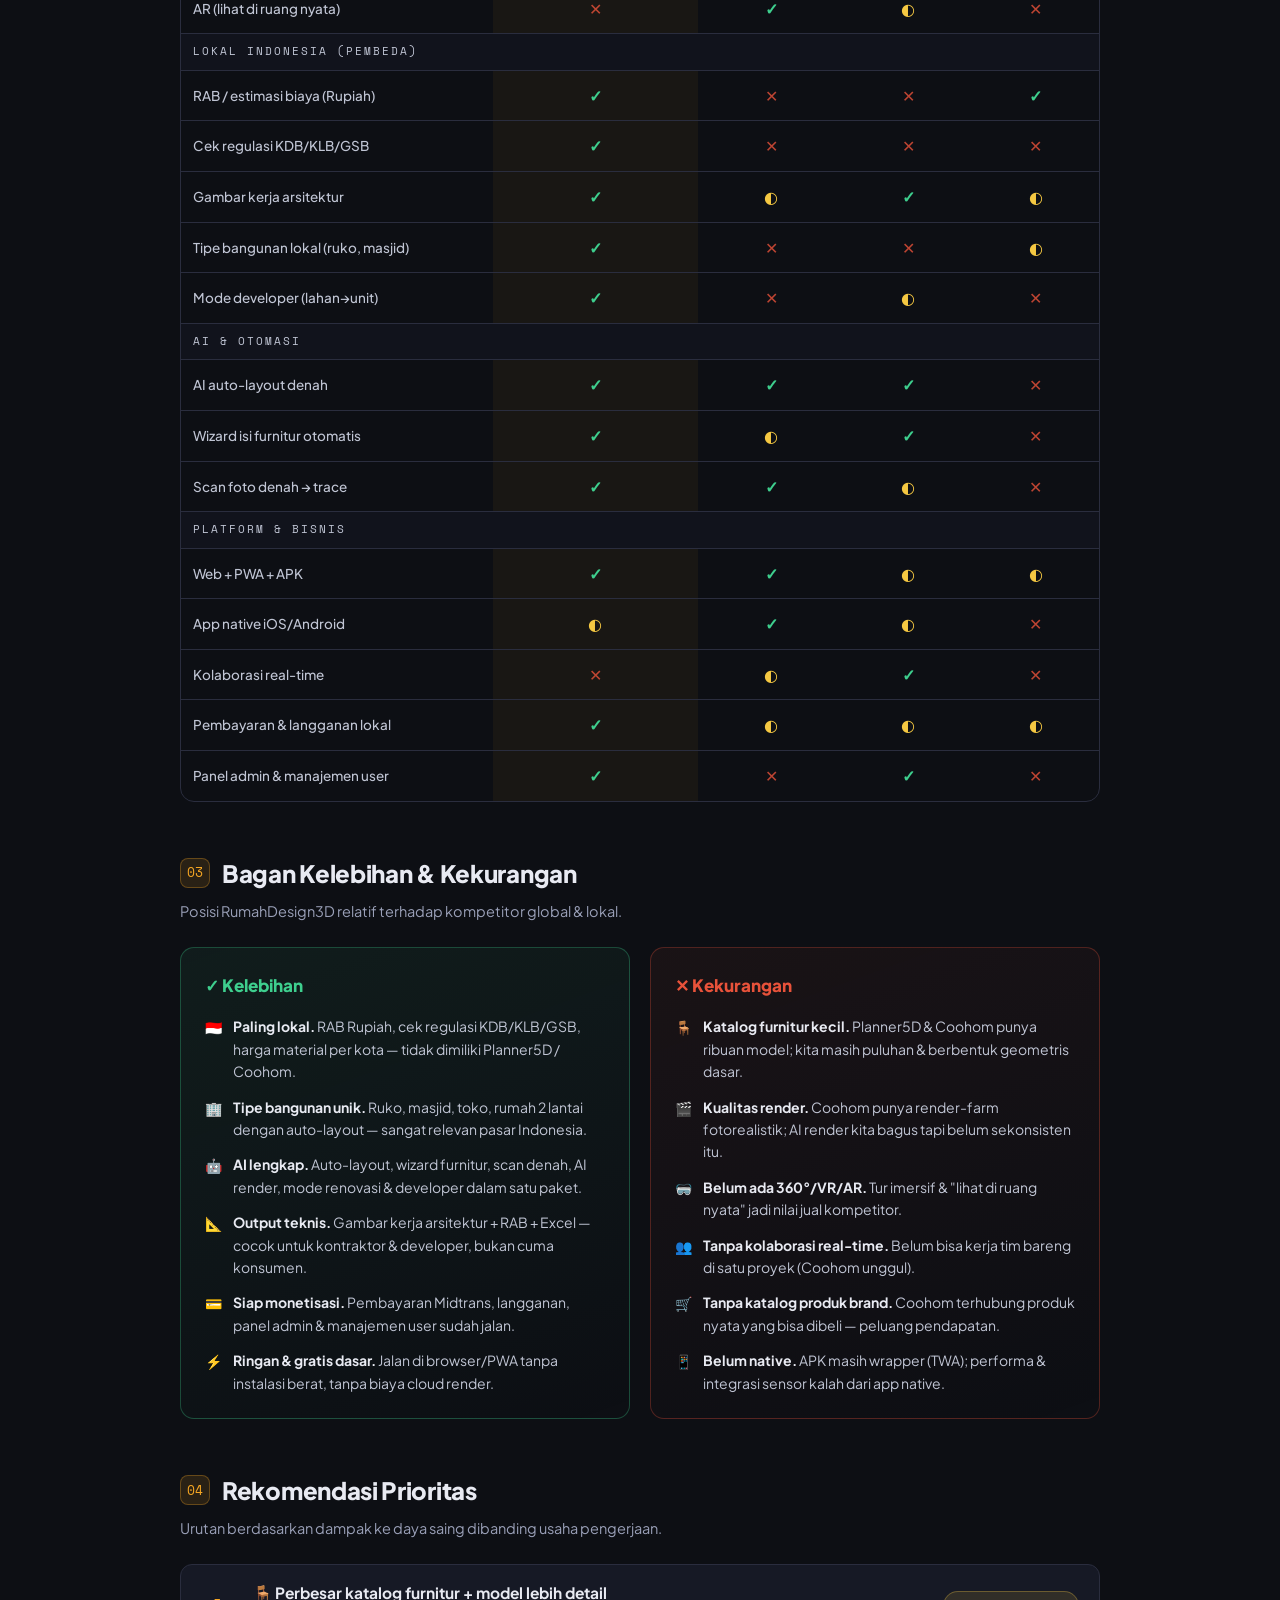
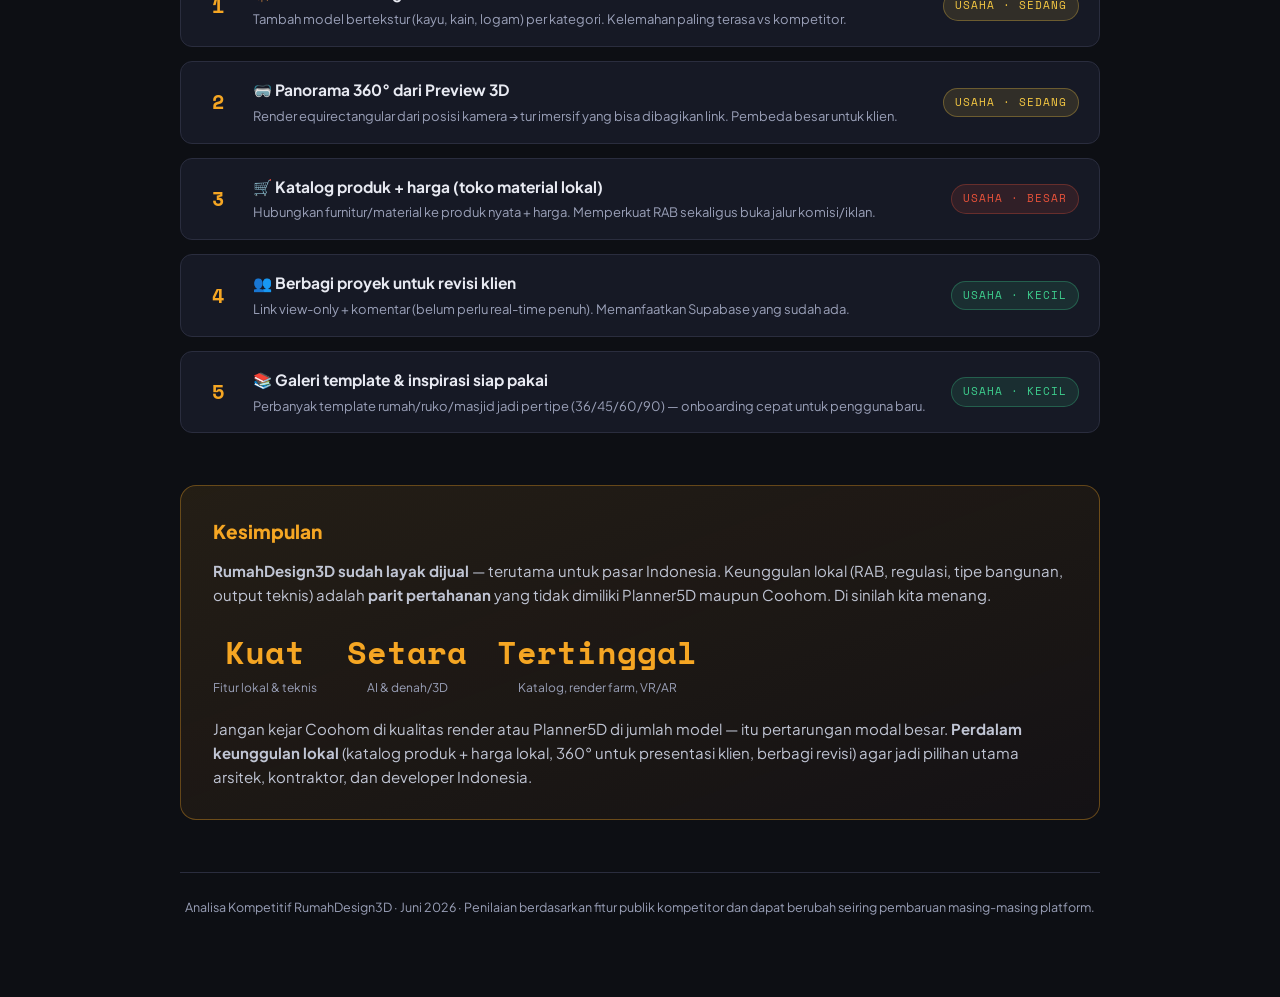
<file: Analisa Kompetitor.html>
<!DOCTYPE html>
<html lang="id">
<head>
<meta charset="UTF-8">
<meta name="viewport" content="width=device-width, initial-scale=1.0">
<title>Analisa Kompetitor — RumahDesign3D</title>
<link href="https://fonts.googleapis.com/css2?family=Plus+Jakarta+Sans:wght@300;400;500;600;700;800&family=Space+Mono:wght@400;700&display=swap" rel="stylesheet">
<style>
  :root{
    --bg:#0d0f14; --surface:#161925; --surface2:#1a1d2e; --border:#2a2d3e;
    --text:#e8eaf2; --text2:#c0c5d4; --text3:#9aa0b8;
    --accent:#f5a623; --accent2:#ff6b35;
    --green:#3ecf8e; --red:#e8523a; --yellow:#f5c842; --blue:#4a9eff; --violet:#a78bfa;
  }
  *{margin:0;padding:0;box-sizing:border-box;}
  body{background:var(--bg);color:var(--text);font-family:'Plus Jakarta Sans',sans-serif;line-height:1.6;-webkit-font-smoothing:antialiased;}
  .page{max-width:1000px;margin:0 auto;padding:56px 40px 80px;}

  /* Header */
  .doc-head{border-bottom:2px solid var(--border);padding-bottom:28px;margin-bottom:40px;}
  .doc-kicker{font-family:'Space Mono',monospace;font-size:12px;letter-spacing:3px;text-transform:uppercase;color:var(--accent);margin-bottom:14px;}
  .doc-title{font-size:38px;font-weight:800;line-height:1.15;letter-spacing:-0.5px;margin-bottom:12px;}
  .doc-title span{color:var(--accent);}
  .doc-sub{font-size:16px;color:var(--text3);max-width:680px;}
  .doc-meta{display:flex;gap:24px;margin-top:20px;font-size:13px;color:var(--text3);flex-wrap:wrap;}
  .doc-meta b{color:var(--text2);font-weight:600;}

  /* Section */
  section{margin-bottom:52px;}
  .sec-label{display:flex;align-items:center;gap:12px;margin-bottom:8px;}
  .sec-num{font-family:'Space Mono',monospace;font-size:13px;color:var(--accent);background:rgba(245,166,35,.12);border:1px solid rgba(245,166,35,.3);width:30px;height:30px;display:flex;align-items:center;justify-content:center;border-radius:8px;flex-shrink:0;}
  .sec-title{font-size:24px;font-weight:800;letter-spacing:-0.3px;}
  .sec-desc{color:var(--text3);font-size:14.5px;margin:6px 0 24px;max-width:760px;}

  /* Competitor cards */
  .comp-grid{display:grid;grid-template-columns:repeat(4,1fr);gap:14px;margin-bottom:8px;}
  .comp-card{background:var(--surface);border:1px solid var(--border);border-radius:14px;padding:18px 16px;}
  .comp-card.us{border-color:var(--accent);background:linear-gradient(160deg,rgba(245,166,35,.08),rgba(245,166,35,.01));}
  .comp-logo{font-size:26px;margin-bottom:8px;}
  .comp-name{font-weight:800;font-size:15px;margin-bottom:2px;}
  .comp-tag{font-size:11.5px;color:var(--text3);line-height:1.4;}
  .comp-origin{display:inline-block;margin-top:10px;font-family:'Space Mono',monospace;font-size:10px;letter-spacing:1px;text-transform:uppercase;color:var(--text3);border:1px solid var(--border);border-radius:20px;padding:3px 9px;}
  .us .comp-origin{color:var(--accent);border-color:rgba(245,166,35,.4);}

  /* Matrix table */
  .matrix-wrap{overflow-x:auto;border:1px solid var(--border);border-radius:14px;}
  table.matrix{width:100%;border-collapse:collapse;font-size:13.5px;min-width:680px;}
  table.matrix thead th{background:var(--surface2);padding:14px 12px;text-align:center;font-weight:700;font-size:12.5px;border-bottom:2px solid var(--border);position:sticky;top:0;}
  table.matrix thead th:first-child{text-align:left;width:34%;}
  table.matrix thead th.us-col{color:var(--accent);background:rgba(245,166,35,.07);}
  table.matrix td{padding:12px;border-bottom:1px solid var(--border);text-align:center;}
  table.matrix td:first-child{text-align:left;color:var(--text2);font-weight:500;}
  table.matrix tr:last-child td{border-bottom:none;}
  table.matrix td.us-col{background:rgba(245,166,35,.05);}
  .cat-row td{background:#11131c;font-family:'Space Mono',monospace;font-size:11px;letter-spacing:2px;text-transform:uppercase;color:var(--accent);font-weight:700;padding:9px 12px !important;}
  .yes{color:var(--green);font-weight:700;}
  .no{color:var(--red);opacity:.8;}
  .partial{color:var(--yellow);}
  .mark{font-size:16px;}

  /* Strength / weakness */
  .sw-grid{display:grid;grid-template-columns:1fr 1fr;gap:20px;}
  .sw-col{border-radius:14px;padding:24px;border:1px solid var(--border);}
  .sw-col.plus{background:linear-gradient(160deg,rgba(62,207,142,.07),transparent);border-color:rgba(62,207,142,.3);}
  .sw-col.minus{background:linear-gradient(160deg,rgba(232,82,58,.06),transparent);border-color:rgba(232,82,58,.3);}
  .sw-h{display:flex;align-items:center;gap:10px;font-size:17px;font-weight:800;margin-bottom:16px;}
  .sw-h.plus{color:var(--green);}
  .sw-h.minus{color:var(--red);}
  .sw-list{list-style:none;display:flex;flex-direction:column;gap:13px;}
  .sw-list li{display:flex;gap:11px;font-size:14px;color:var(--text2);align-items:flex-start;}
  .sw-list li .ic{flex-shrink:0;margin-top:1px;}
  .sw-list li b{color:var(--text);font-weight:700;}

  /* Roadmap */
  .road{display:flex;flex-direction:column;gap:14px;}
  .road-item{display:grid;grid-template-columns:auto 1fr auto;gap:18px;align-items:center;background:var(--surface);border:1px solid var(--border);border-radius:12px;padding:16px 20px;}
  .road-rank{font-family:'Space Mono',monospace;font-weight:700;font-size:20px;color:var(--accent);width:34px;text-align:center;}
  .road-body h4{font-size:15.5px;font-weight:700;margin-bottom:3px;}
  .road-body p{font-size:13px;color:var(--text3);}
  .road-eff{font-size:11px;font-family:'Space Mono',monospace;letter-spacing:1px;text-transform:uppercase;padding:5px 11px;border-radius:20px;white-space:nowrap;}
  .eff-low{background:rgba(62,207,142,.12);color:var(--green);border:1px solid rgba(62,207,142,.3);}
  .eff-mid{background:rgba(245,200,66,.12);color:var(--yellow);border:1px solid rgba(245,200,66,.3);}
  .eff-high{background:rgba(232,82,58,.12);color:var(--red);border:1px solid rgba(232,82,58,.3);}

  /* Verdict box */
  .verdict{background:linear-gradient(160deg,rgba(245,166,35,.1),rgba(255,107,53,.03));border:1px solid rgba(245,166,35,.35);border-radius:16px;padding:30px 32px;}
  .verdict h3{font-size:19px;font-weight:800;margin-bottom:12px;color:var(--accent);}
  .verdict p{font-size:15px;color:var(--text2);margin-bottom:12px;}
  .verdict p:last-child{margin-bottom:0;}
  .verdict .score{display:flex;gap:30px;margin:20px 0;flex-wrap:wrap;}
  .score-item{text-align:center;}
  .score-num{font-size:32px;font-weight:800;color:var(--accent);font-family:'Space Mono',monospace;}
  .score-lbl{font-size:12px;color:var(--text3);}

  .foot{margin-top:48px;padding-top:24px;border-top:1px solid var(--border);font-size:12.5px;color:var(--text3);text-align:center;}

  @media (max-width:760px){
    .page{padding:32px 18px 60px;}
    .doc-title{font-size:28px;}
    .comp-grid{grid-template-columns:1fr 1fr;}
    .sw-grid{grid-template-columns:1fr;}
    .road-item{grid-template-columns:auto 1fr;}
    .road-eff{grid-column:2;justify-self:start;margin-top:6px;}
  }
  @media print{
    body{background:#fff;color:#111;}
    .page{max-width:100%;}
    section{break-inside:avoid;}
  }
</style>
</head>
<body>
<div class="page">

  <!-- HEADER -->
  <div class="doc-head">
    <div class="doc-kicker">Analisa Kompetitif · Juni 2026</div>
    <h1 class="doc-title">RumahDesign3D vs <span>Planner5D · Coohom · Denahku</span></h1>
    <p class="doc-sub">Perbandingan fitur menyeluruh, bagan kelebihan & kekurangan, serta rekomendasi prioritas pengembangan agar aplikasi siap bersaing di pasar desain rumah Indonesia.</p>
    <div class="doc-meta">
      <span><b>Disusun untuk:</b> Tim RumahDesign3D</span>
      <span><b>Pembanding:</b> 3 platform global & lokal</span>
      <span><b>Kriteria:</b> 40+ fitur</span>
    </div>
  </div>

  <!-- 1. PEMAIN -->
  <section>
    <div class="sec-label"><span class="sec-num">01</span><span class="sec-title">Para Pemain</span></div>
    <p class="sec-desc">Empat platform dengan posisi pasar berbeda — dari raksasa global berbasis render-farm sampai aplikasi denah lokal.</p>
    <div class="comp-grid">
      <div class="comp-card us">
        <div class="comp-logo">🏠</div>
        <div class="comp-name">RumahDesign3D</div>
        <div class="comp-tag">Desain rumah + RAB + AI render, fokus pasar & regulasi Indonesia</div>
        <span class="comp-origin">Kita · ID</span>
      </div>
      <div class="comp-card">
        <div class="comp-logo">🧊</div>
        <div class="comp-name">Planner 5D</div>
        <div class="comp-tag">Desain interior/eksterior konsumen, katalog furnitur masif, AR/VR</div>
        <span class="comp-origin">Global</span>
      </div>
      <div class="comp-card">
        <div class="comp-logo">🎬</div>
        <div class="comp-name">Coohom</div>
        <div class="comp-tag">Platform profesional, render fotorealistik & katalog produk brand</div>
        <span class="comp-origin">Global · Pro</span>
      </div>
      <div class="comp-card">
        <div class="comp-logo">📐</div>
        <div class="comp-name">Denahku</div>
        <div class="comp-tag">Denah rumah & estimasi biaya sederhana, pasar lokal</div>
        <span class="comp-origin">ID</span>
      </div>
    </div>
  </section>

  <!-- 2. MATRIKS -->
  <section>
    <div class="sec-label"><span class="sec-num">02</span><span class="sec-title">Matriks Fitur</span></div>
    <p class="sec-desc"><span class="yes">✓</span> tersedia &nbsp;·&nbsp; <span class="partial">◐</span> terbatas / dasar &nbsp;·&nbsp; <span class="no">✕</span> tidak ada</p>
    <div class="matrix-wrap">
      <table class="matrix">
        <thead>
          <tr>
            <th>Fitur</th>
            <th class="us-col">RumahDesign3D</th>
            <th>Planner 5D</th>
            <th>Coohom</th>
            <th>Denahku</th>
          </tr>
        </thead>
        <tbody>
          <tr class="cat-row"><td colspan="5">Denah & Pemodelan</td></tr>
          <tr><td>Denah 2D + gambar dinding</td><td class="us-col"><span class="mark yes">✓</span></td><td><span class="mark yes">✓</span></td><td><span class="mark yes">✓</span></td><td><span class="mark yes">✓</span></td></tr>
          <tr><td>Deteksi ruangan otomatis</td><td class="us-col"><span class="mark yes">✓</span></td><td><span class="mark partial">◐</span></td><td><span class="mark yes">✓</span></td><td><span class="mark no">✕</span></td></tr>
          <tr><td>Multi-lantai</td><td class="us-col"><span class="mark yes">✓</span></td><td><span class="mark yes">✓</span></td><td><span class="mark yes">✓</span></td><td><span class="mark partial">◐</span></td></tr>
          <tr><td>Preview 3D + walk-through</td><td class="us-col"><span class="mark yes">✓</span></td><td><span class="mark yes">✓</span></td><td><span class="mark yes">✓</span></td><td><span class="mark no">✕</span></td></tr>
          <tr><td>Generator atap</td><td class="us-col"><span class="mark yes">✓</span></td><td><span class="mark partial">◐</span></td><td><span class="mark yes">✓</span></td><td><span class="mark no">✕</span></td></tr>

          <tr class="cat-row"><td colspan="5">Interior & Furnitur</td></tr>
          <tr><td>Editor interior 3D drag-drop</td><td class="us-col"><span class="mark yes">✓</span></td><td><span class="mark yes">✓</span></td><td><span class="mark yes">✓</span></td><td><span class="mark no">✕</span></td></tr>
          <tr><td>Katalog furnitur</td><td class="us-col"><span class="mark partial">◐</span></td><td><span class="mark yes">✓</span></td><td><span class="mark yes">✓</span></td><td><span class="mark no">✕</span></td></tr>
          <tr><td>Model 3D detail bertekstur</td><td class="us-col"><span class="mark partial">◐</span></td><td><span class="mark yes">✓</span></td><td><span class="mark yes">✓</span></td><td><span class="mark no">✕</span></td></tr>
          <tr><td>Ganti material/warna</td><td class="us-col"><span class="mark yes">✓</span></td><td><span class="mark yes">✓</span></td><td><span class="mark yes">✓</span></td><td><span class="mark no">✕</span></td></tr>
          <tr><td>Katalog produk brand (belanja)</td><td class="us-col"><span class="mark no">✕</span></td><td><span class="mark partial">◐</span></td><td><span class="mark yes">✓</span></td><td><span class="mark no">✕</span></td></tr>

          <tr class="cat-row"><td colspan="5">Render & Visual</td></tr>
          <tr><td>AI render fotorealistik</td><td class="us-col"><span class="mark yes">✓</span></td><td><span class="mark yes">✓</span></td><td><span class="mark yes">✓</span></td><td><span class="mark no">✕</span></td></tr>
          <tr><td>Render farm kualitas tinggi</td><td class="us-col"><span class="mark partial">◐</span></td><td><span class="mark partial">◐</span></td><td><span class="mark yes">✓</span></td><td><span class="mark no">✕</span></td></tr>
          <tr><td>Panorama 360° / VR</td><td class="us-col"><span class="mark no">✕</span></td><td><span class="mark yes">✓</span></td><td><span class="mark yes">✓</span></td><td><span class="mark no">✕</span></td></tr>
          <tr><td>AR (lihat di ruang nyata)</td><td class="us-col"><span class="mark no">✕</span></td><td><span class="mark yes">✓</span></td><td><span class="mark partial">◐</span></td><td><span class="mark no">✕</span></td></tr>

          <tr class="cat-row"><td colspan="5">Lokal Indonesia (Pembeda)</td></tr>
          <tr><td>RAB / estimasi biaya (Rupiah)</td><td class="us-col"><span class="mark yes">✓</span></td><td><span class="mark no">✕</span></td><td><span class="mark no">✕</span></td><td><span class="mark yes">✓</span></td></tr>
          <tr><td>Cek regulasi KDB/KLB/GSB</td><td class="us-col"><span class="mark yes">✓</span></td><td><span class="mark no">✕</span></td><td><span class="mark no">✕</span></td><td><span class="mark no">✕</span></td></tr>
          <tr><td>Gambar kerja arsitektur</td><td class="us-col"><span class="mark yes">✓</span></td><td><span class="mark partial">◐</span></td><td><span class="mark yes">✓</span></td><td><span class="mark partial">◐</span></td></tr>
          <tr><td>Tipe bangunan lokal (ruko, masjid)</td><td class="us-col"><span class="mark yes">✓</span></td><td><span class="mark no">✕</span></td><td><span class="mark no">✕</span></td><td><span class="mark partial">◐</span></td></tr>
          <tr><td>Mode developer (lahan→unit)</td><td class="us-col"><span class="mark yes">✓</span></td><td><span class="mark no">✕</span></td><td><span class="mark partial">◐</span></td><td><span class="mark no">✕</span></td></tr>

          <tr class="cat-row"><td colspan="5">AI & Otomasi</td></tr>
          <tr><td>AI auto-layout denah</td><td class="us-col"><span class="mark yes">✓</span></td><td><span class="mark yes">✓</span></td><td><span class="mark yes">✓</span></td><td><span class="mark no">✕</span></td></tr>
          <tr><td>Wizard isi furnitur otomatis</td><td class="us-col"><span class="mark yes">✓</span></td><td><span class="mark partial">◐</span></td><td><span class="mark yes">✓</span></td><td><span class="mark no">✕</span></td></tr>
          <tr><td>Scan foto denah → trace</td><td class="us-col"><span class="mark yes">✓</span></td><td><span class="mark yes">✓</span></td><td><span class="mark partial">◐</span></td><td><span class="mark no">✕</span></td></tr>

          <tr class="cat-row"><td colspan="5">Platform & Bisnis</td></tr>
          <tr><td>Web + PWA + APK</td><td class="us-col"><span class="mark yes">✓</span></td><td><span class="mark yes">✓</span></td><td><span class="mark partial">◐</span></td><td><span class="mark partial">◐</span></td></tr>
          <tr><td>App native iOS/Android</td><td class="us-col"><span class="mark partial">◐</span></td><td><span class="mark yes">✓</span></td><td><span class="mark partial">◐</span></td><td><span class="mark no">✕</span></td></tr>
          <tr><td>Kolaborasi real-time</td><td class="us-col"><span class="mark no">✕</span></td><td><span class="mark partial">◐</span></td><td><span class="mark yes">✓</span></td><td><span class="mark no">✕</span></td></tr>
          <tr><td>Pembayaran & langganan lokal</td><td class="us-col"><span class="mark yes">✓</span></td><td><span class="mark partial">◐</span></td><td><span class="mark partial">◐</span></td><td><span class="mark partial">◐</span></td></tr>
          <tr><td>Panel admin & manajemen user</td><td class="us-col"><span class="mark yes">✓</span></td><td><span class="mark no">✕</span></td><td><span class="mark yes">✓</span></td><td><span class="mark no">✕</span></td></tr>
        </tbody>
      </table>
    </div>
  </section>

  <!-- 3. KELEBIHAN & KEKURANGAN -->
  <section>
    <div class="sec-label"><span class="sec-num">03</span><span class="sec-title">Bagan Kelebihan & Kekurangan</span></div>
    <p class="sec-desc">Posisi RumahDesign3D relatif terhadap kompetitor global & lokal.</p>
    <div class="sw-grid">
      <div class="sw-col plus">
        <div class="sw-h plus">✓ Kelebihan</div>
        <ul class="sw-list">
          <li><span class="ic">🇮🇩</span><span><b>Paling lokal.</b> RAB Rupiah, cek regulasi KDB/KLB/GSB, harga material per kota — tidak dimiliki Planner5D / Coohom.</span></li>
          <li><span class="ic">🏢</span><span><b>Tipe bangunan unik.</b> Ruko, masjid, toko, rumah 2 lantai dengan auto-layout — sangat relevan pasar Indonesia.</span></li>
          <li><span class="ic">🤖</span><span><b>AI lengkap.</b> Auto-layout, wizard furnitur, scan denah, AI render, mode renovasi & developer dalam satu paket.</span></li>
          <li><span class="ic">📐</span><span><b>Output teknis.</b> Gambar kerja arsitektur + RAB + Excel — cocok untuk kontraktor & developer, bukan cuma konsumen.</span></li>
          <li><span class="ic">💳</span><span><b>Siap monetisasi.</b> Pembayaran Midtrans, langganan, panel admin & manajemen user sudah jalan.</span></li>
          <li><span class="ic">⚡</span><span><b>Ringan & gratis dasar.</b> Jalan di browser/PWA tanpa instalasi berat, tanpa biaya cloud render.</span></li>
        </ul>
      </div>
      <div class="sw-col minus">
        <div class="sw-h minus">✕ Kekurangan</div>
        <ul class="sw-list">
          <li><span class="ic">🪑</span><span><b>Katalog furnitur kecil.</b> Planner5D & Coohom punya ribuan model; kita masih puluhan & berbentuk geometris dasar.</span></li>
          <li><span class="ic">🎬</span><span><b>Kualitas render.</b> Coohom punya render-farm fotorealistik; AI render kita bagus tapi belum sekonsisten itu.</span></li>
          <li><span class="ic">🥽</span><span><b>Belum ada 360°/VR/AR.</b> Tur imersif & "lihat di ruang nyata" jadi nilai jual kompetitor.</span></li>
          <li><span class="ic">👥</span><span><b>Tanpa kolaborasi real-time.</b> Belum bisa kerja tim bareng di satu proyek (Coohom unggul).</span></li>
          <li><span class="ic">🛒</span><span><b>Tanpa katalog produk brand.</b> Coohom terhubung produk nyata yang bisa dibeli — peluang pendapatan.</span></li>
          <li><span class="ic">📱</span><span><b>Belum native.</b> APK masih wrapper (TWA); performa & integrasi sensor kalah dari app native.</span></li>
        </ul>
      </div>
    </div>
  </section>

  <!-- 4. REKOMENDASI -->
  <section>
    <div class="sec-label"><span class="sec-num">04</span><span class="sec-title">Rekomendasi Prioritas</span></div>
    <p class="sec-desc">Urutan berdasarkan dampak ke daya saing dibanding usaha pengerjaan.</p>
    <div class="road">
      <div class="road-item">
        <div class="road-rank">1</div>
        <div class="road-body"><h4>🪑 Perbesar katalog furnitur + model lebih detail</h4><p>Tambah model bertekstur (kayu, kain, logam) per kategori. Kelemahan paling terasa vs kompetitor.</p></div>
        <span class="road-eff eff-mid">Usaha · Sedang</span>
      </div>
      <div class="road-item">
        <div class="road-rank">2</div>
        <div class="road-body"><h4>🥽 Panorama 360° dari Preview 3D</h4><p>Render equirectangular dari posisi kamera → tur imersif yang bisa dibagikan link. Pembeda besar untuk klien.</p></div>
        <span class="road-eff eff-mid">Usaha · Sedang</span>
      </div>
      <div class="road-item">
        <div class="road-rank">3</div>
        <div class="road-body"><h4>🛒 Katalog produk + harga (toko material lokal)</h4><p>Hubungkan furnitur/material ke produk nyata + harga. Memperkuat RAB sekaligus buka jalur komisi/iklan.</p></div>
        <span class="road-eff eff-high">Usaha · Besar</span>
      </div>
      <div class="road-item">
        <div class="road-rank">4</div>
        <div class="road-body"><h4>👥 Berbagi proyek untuk revisi klien</h4><p>Link view-only + komentar (belum perlu real-time penuh). Memanfaatkan Supabase yang sudah ada.</p></div>
        <span class="road-eff eff-low">Usaha · Kecil</span>
      </div>
      <div class="road-item">
        <div class="road-rank">5</div>
        <div class="road-body"><h4>📚 Galeri template & inspirasi siap pakai</h4><p>Perbanyak template rumah/ruko/masjid jadi per tipe (36/45/60/90) — onboarding cepat untuk pengguna baru.</p></div>
        <span class="road-eff eff-low">Usaha · Kecil</span>
      </div>
    </div>
  </section>

  <!-- VERDICT -->
  <section>
    <div class="verdict">
      <h3>Kesimpulan</h3>
      <p><b>RumahDesign3D sudah layak dijual</b> — terutama untuk pasar Indonesia. Keunggulan lokal (RAB, regulasi, tipe bangunan, output teknis) adalah <b>parit pertahanan</b> yang tidak dimiliki Planner5D maupun Coohom. Di sinilah kita menang.</p>
      <div class="score">
        <div class="score-item"><div class="score-num">Kuat</div><div class="score-lbl">Fitur lokal & teknis</div></div>
        <div class="score-item"><div class="score-num">Setara</div><div class="score-lbl">AI & denah/3D</div></div>
        <div class="score-item"><div class="score-num">Tertinggal</div><div class="score-lbl">Katalog, render farm, VR/AR</div></div>
      </div>
      <p>Jangan kejar Coohom di kualitas render atau Planner5D di jumlah model — itu pertarungan modal besar. <b>Perdalam keunggulan lokal</b> (katalog produk + harga lokal, 360° untuk presentasi klien, berbagi revisi) agar jadi pilihan utama arsitek, kontraktor, dan developer Indonesia.</p>
    </div>
  </section>

  <div class="foot">
    Analisa Kompetitif RumahDesign3D · Juni 2026 · Penilaian berdasarkan fitur publik kompetitor dan dapat berubah seiring pembaruan masing-masing platform.
  </div>

</div>
</body>
</html>
</file>
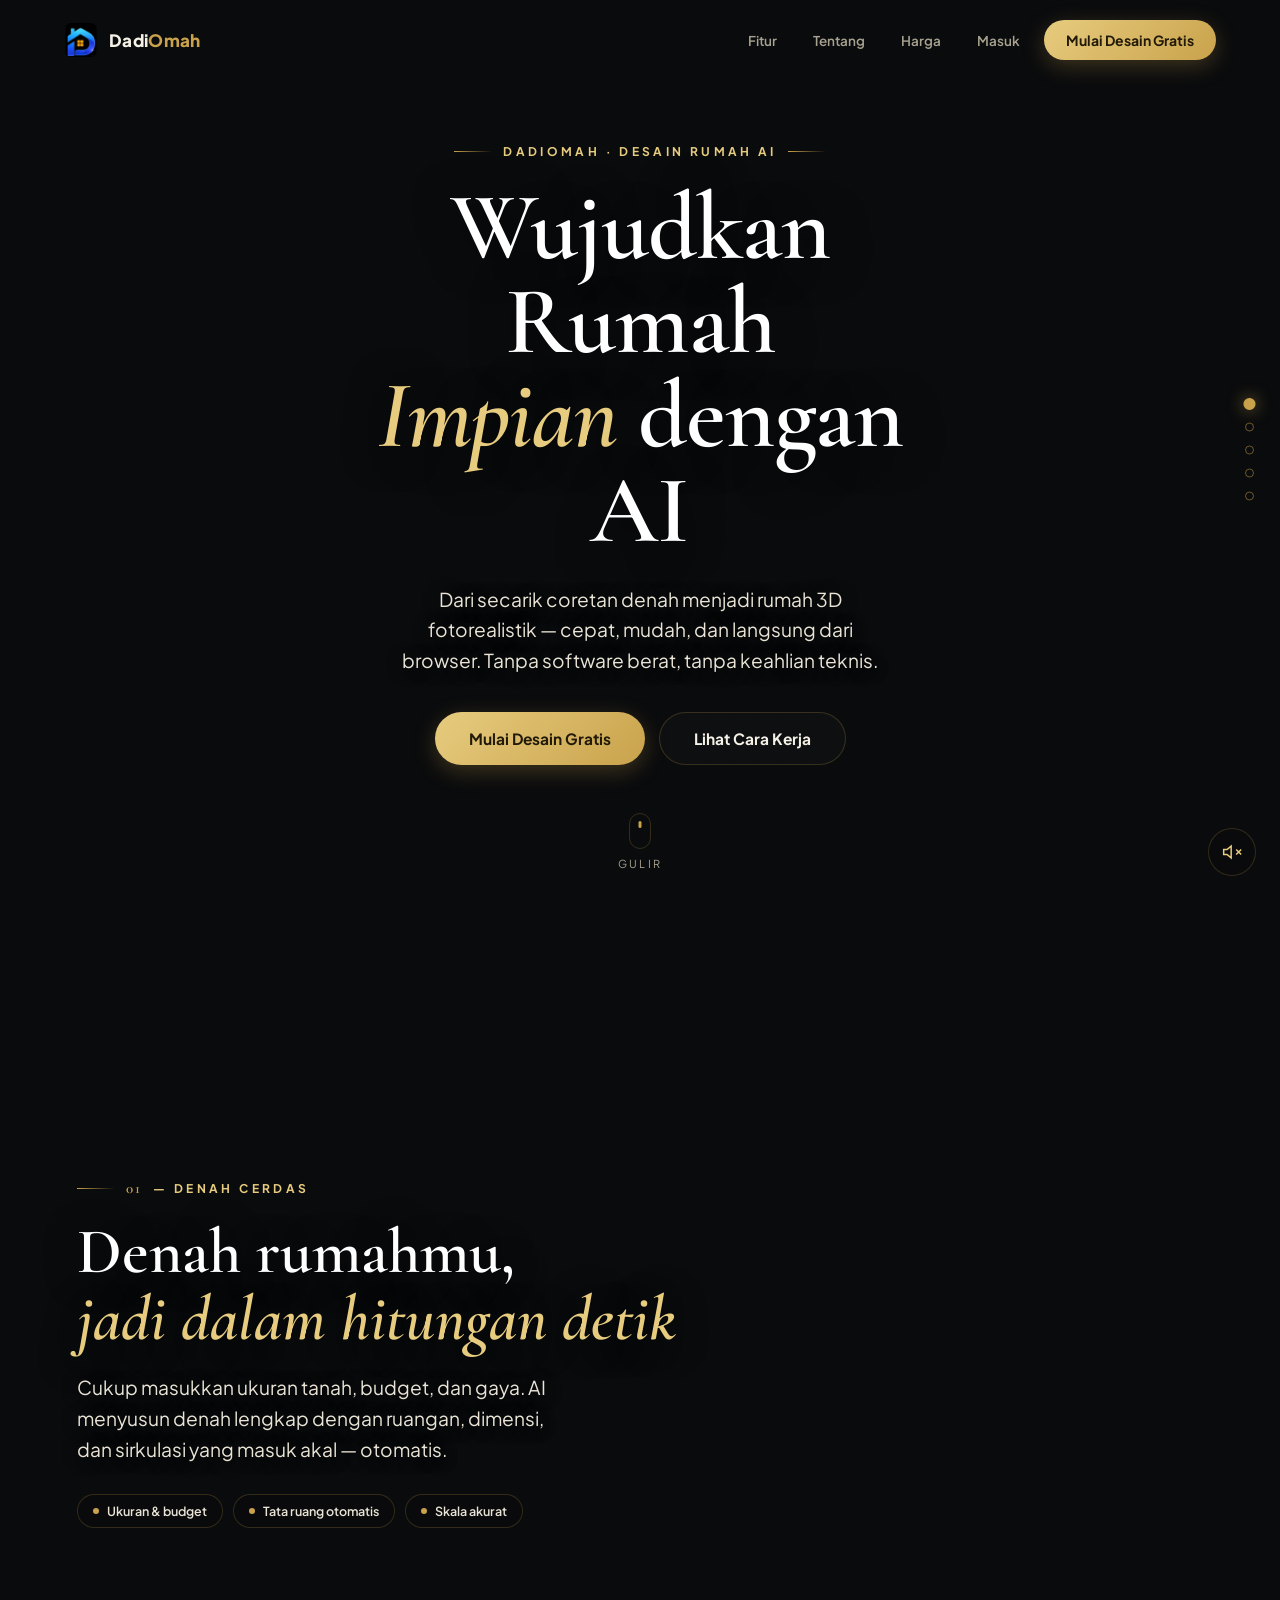
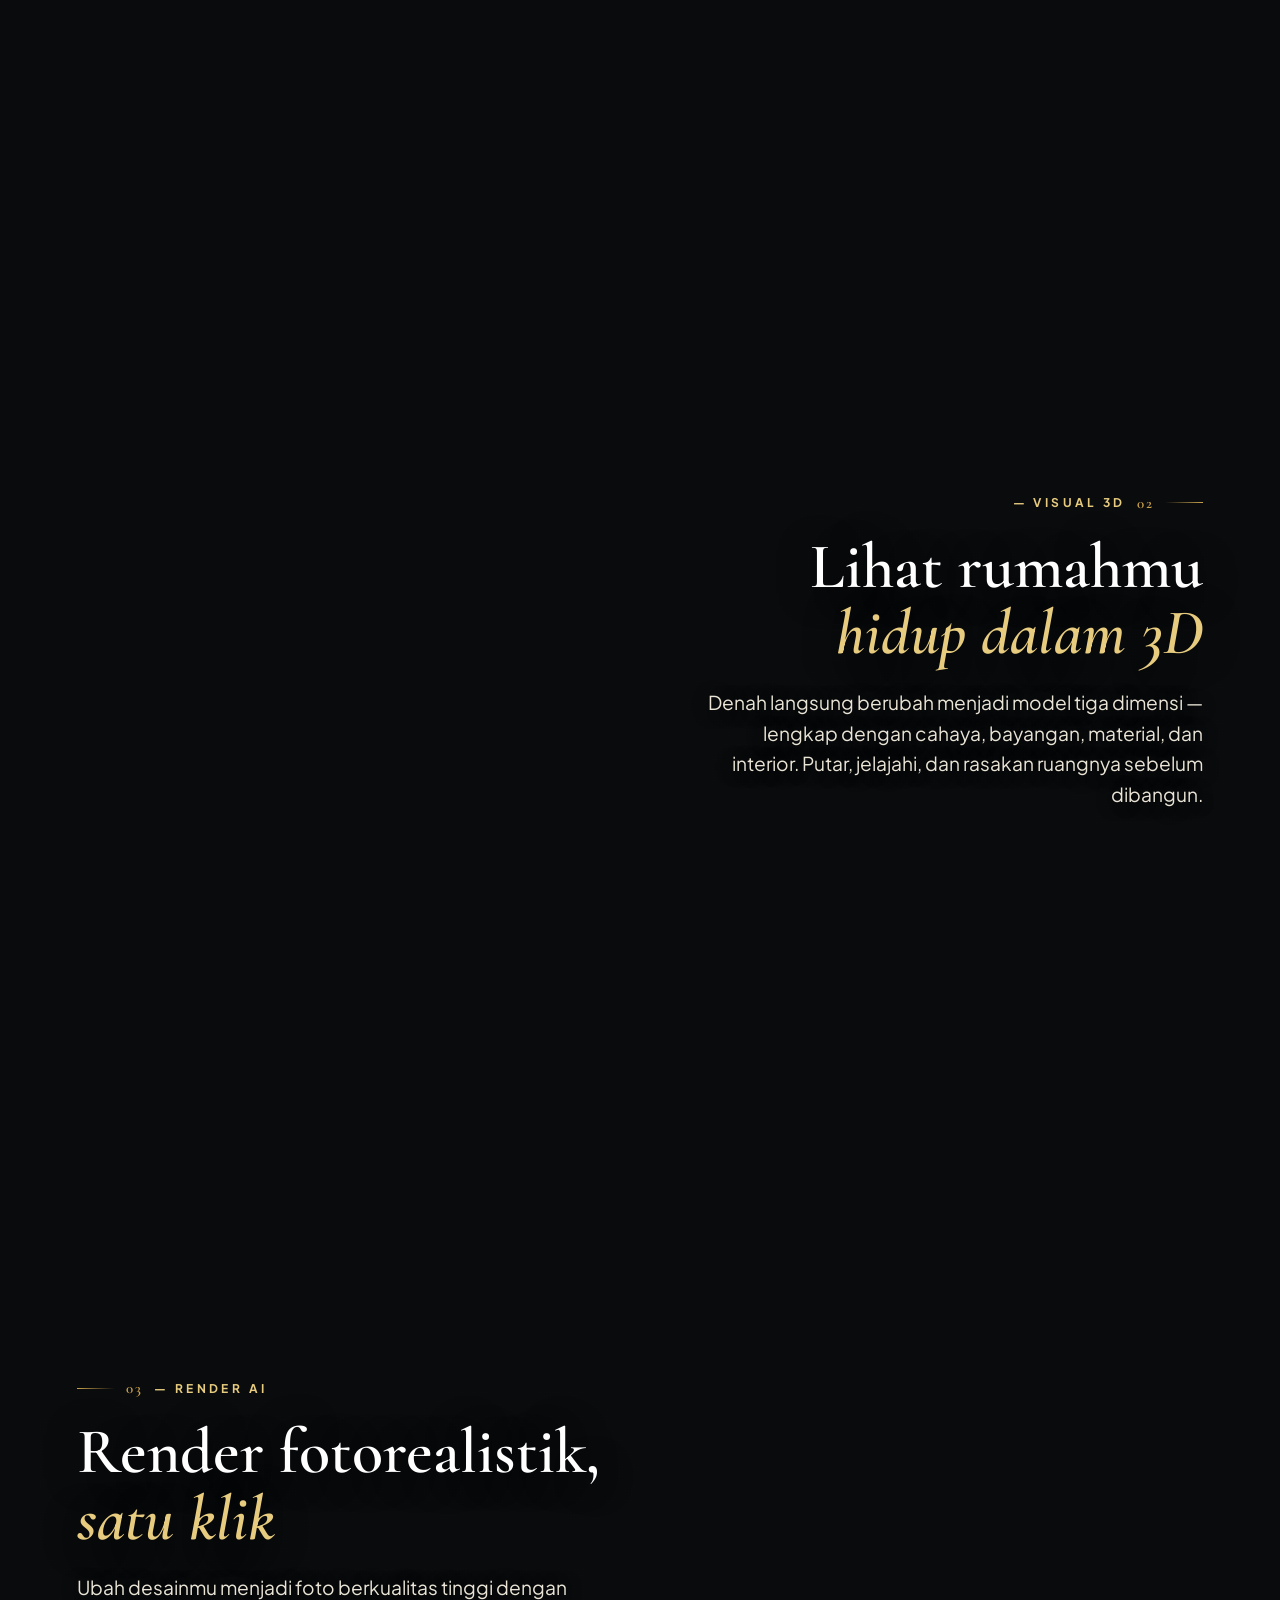
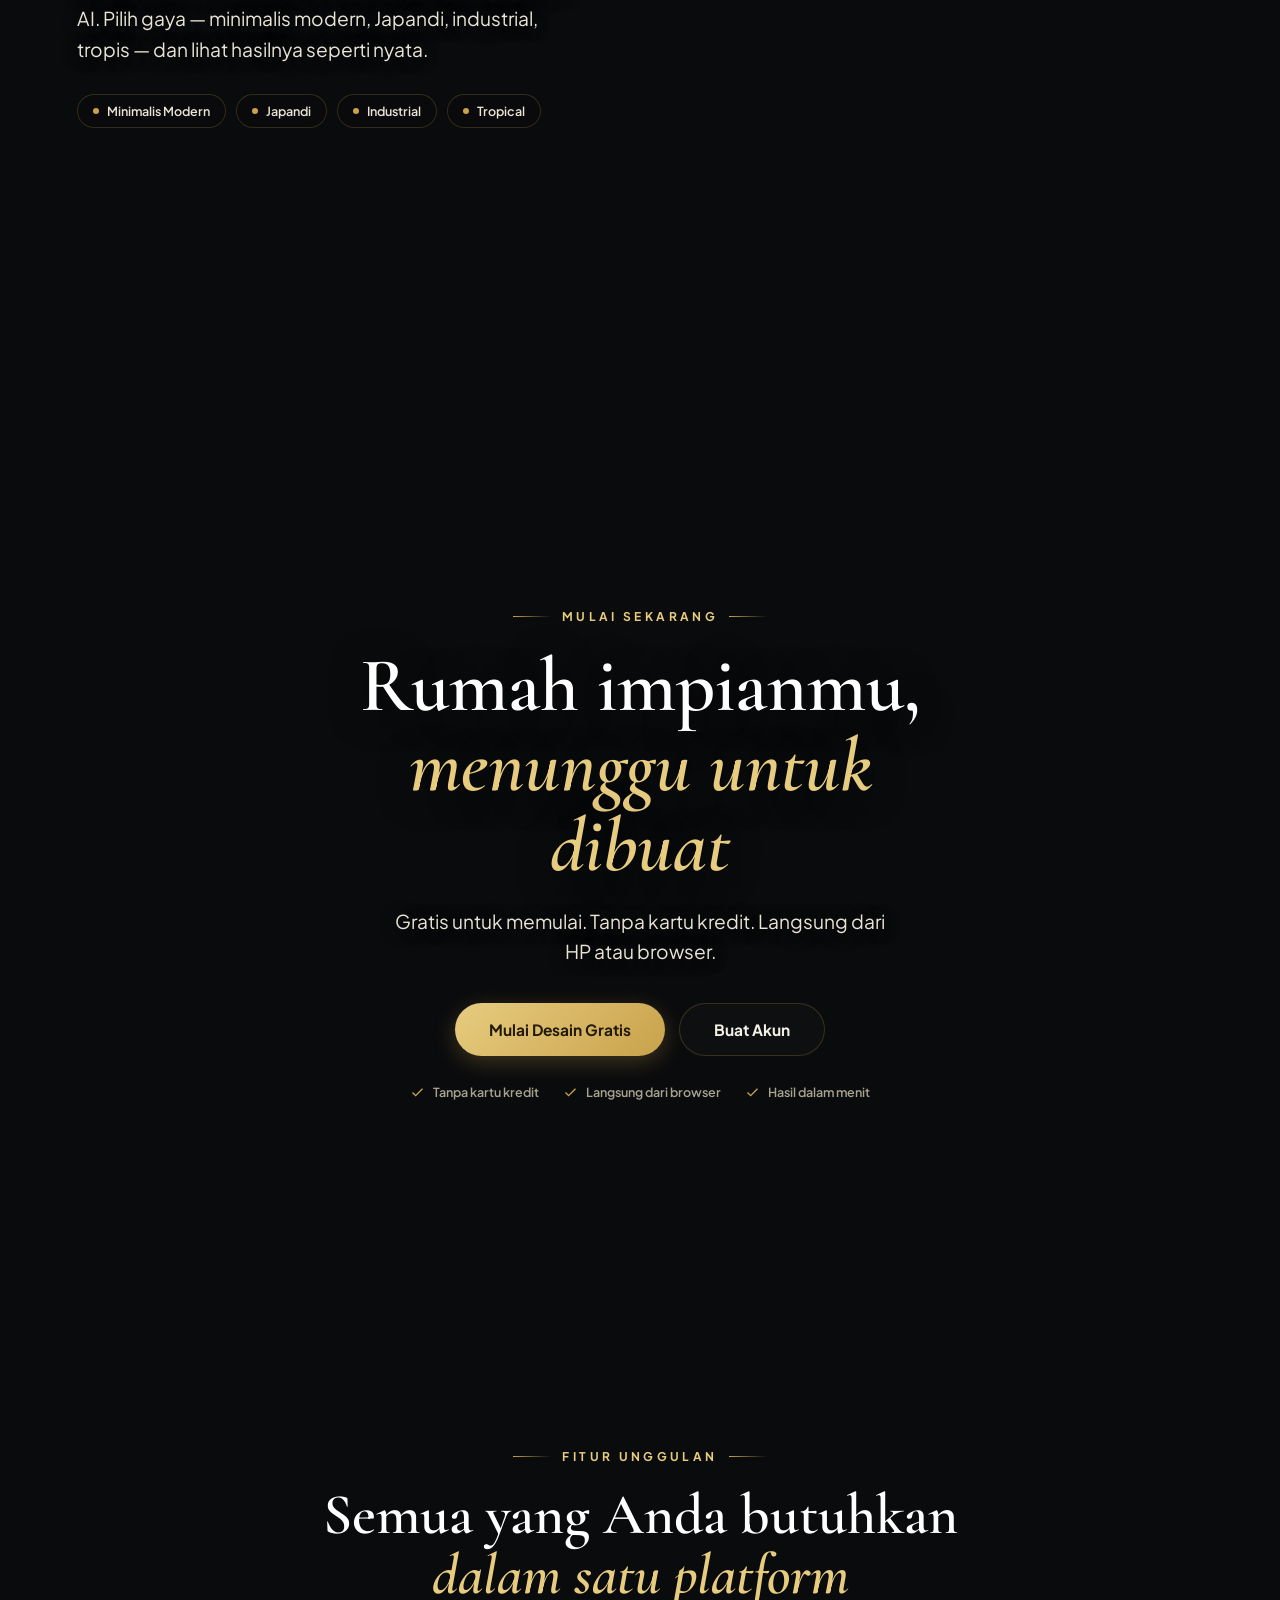
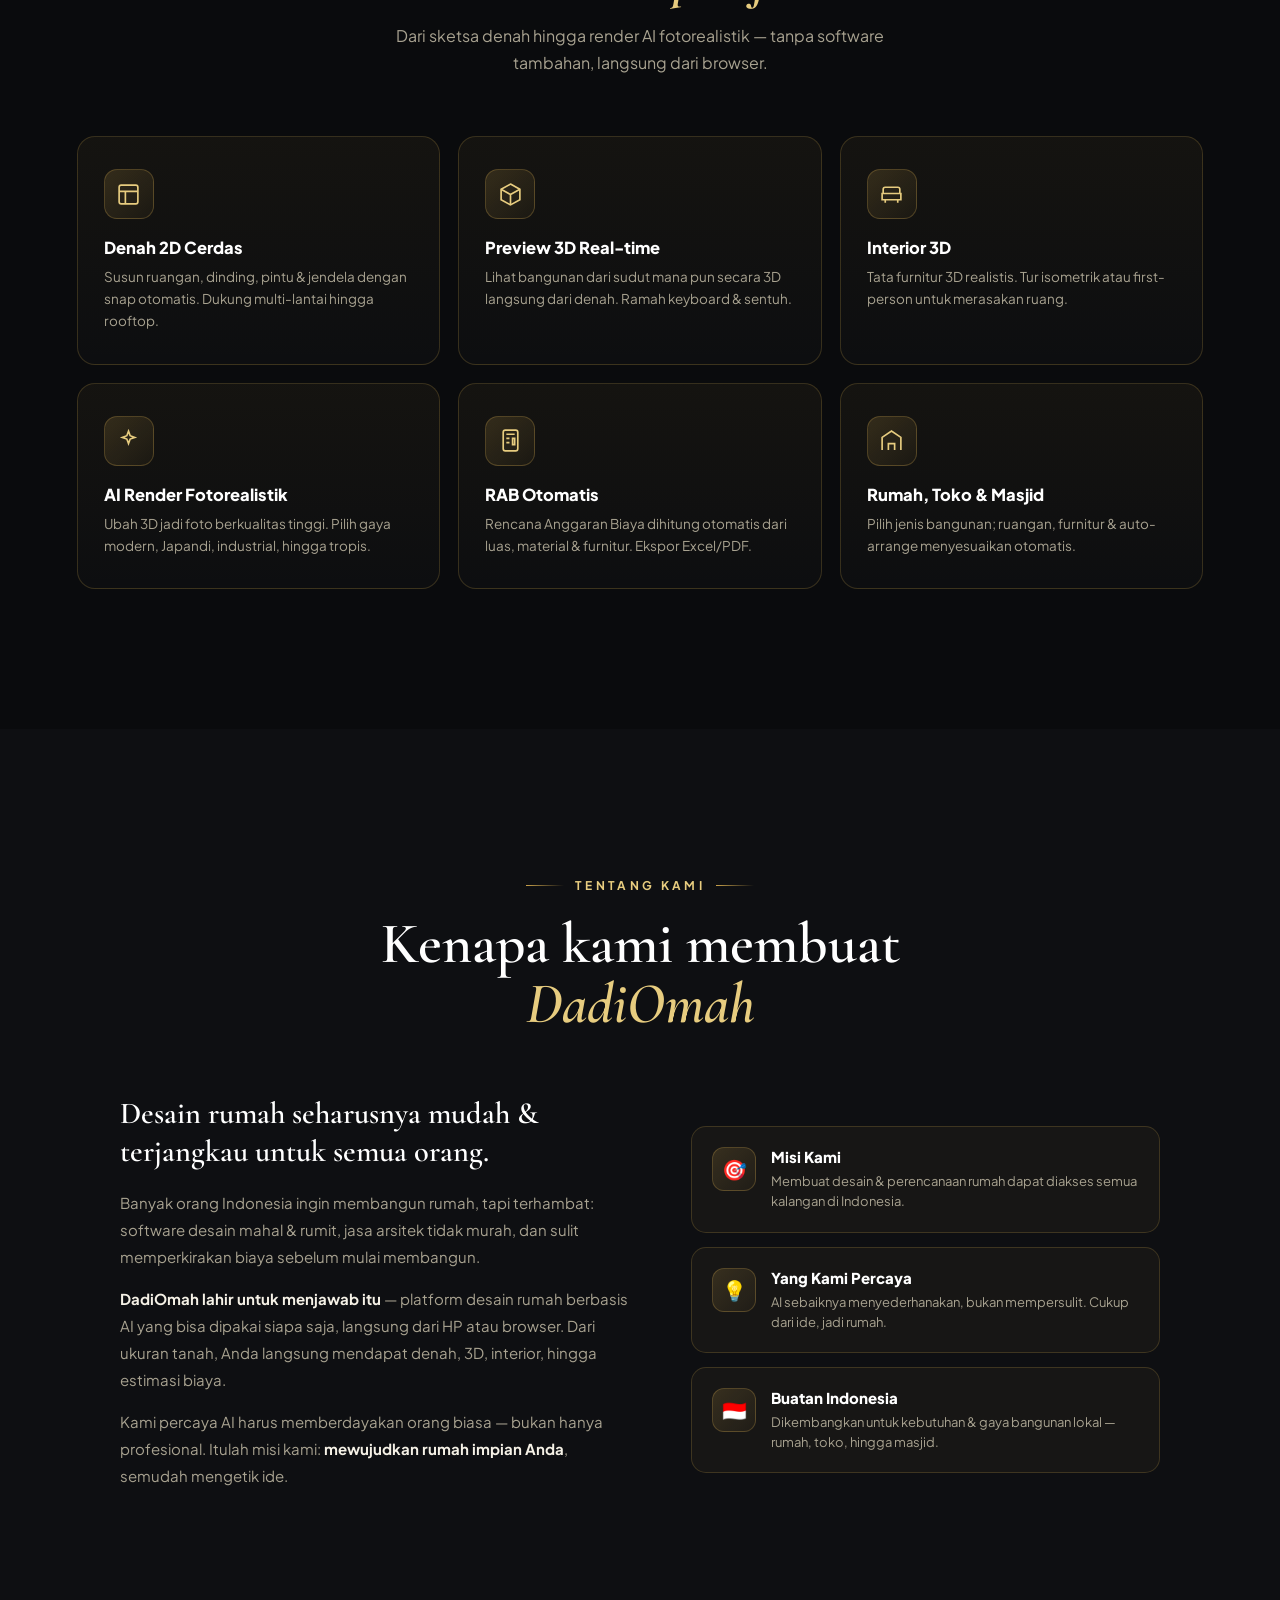
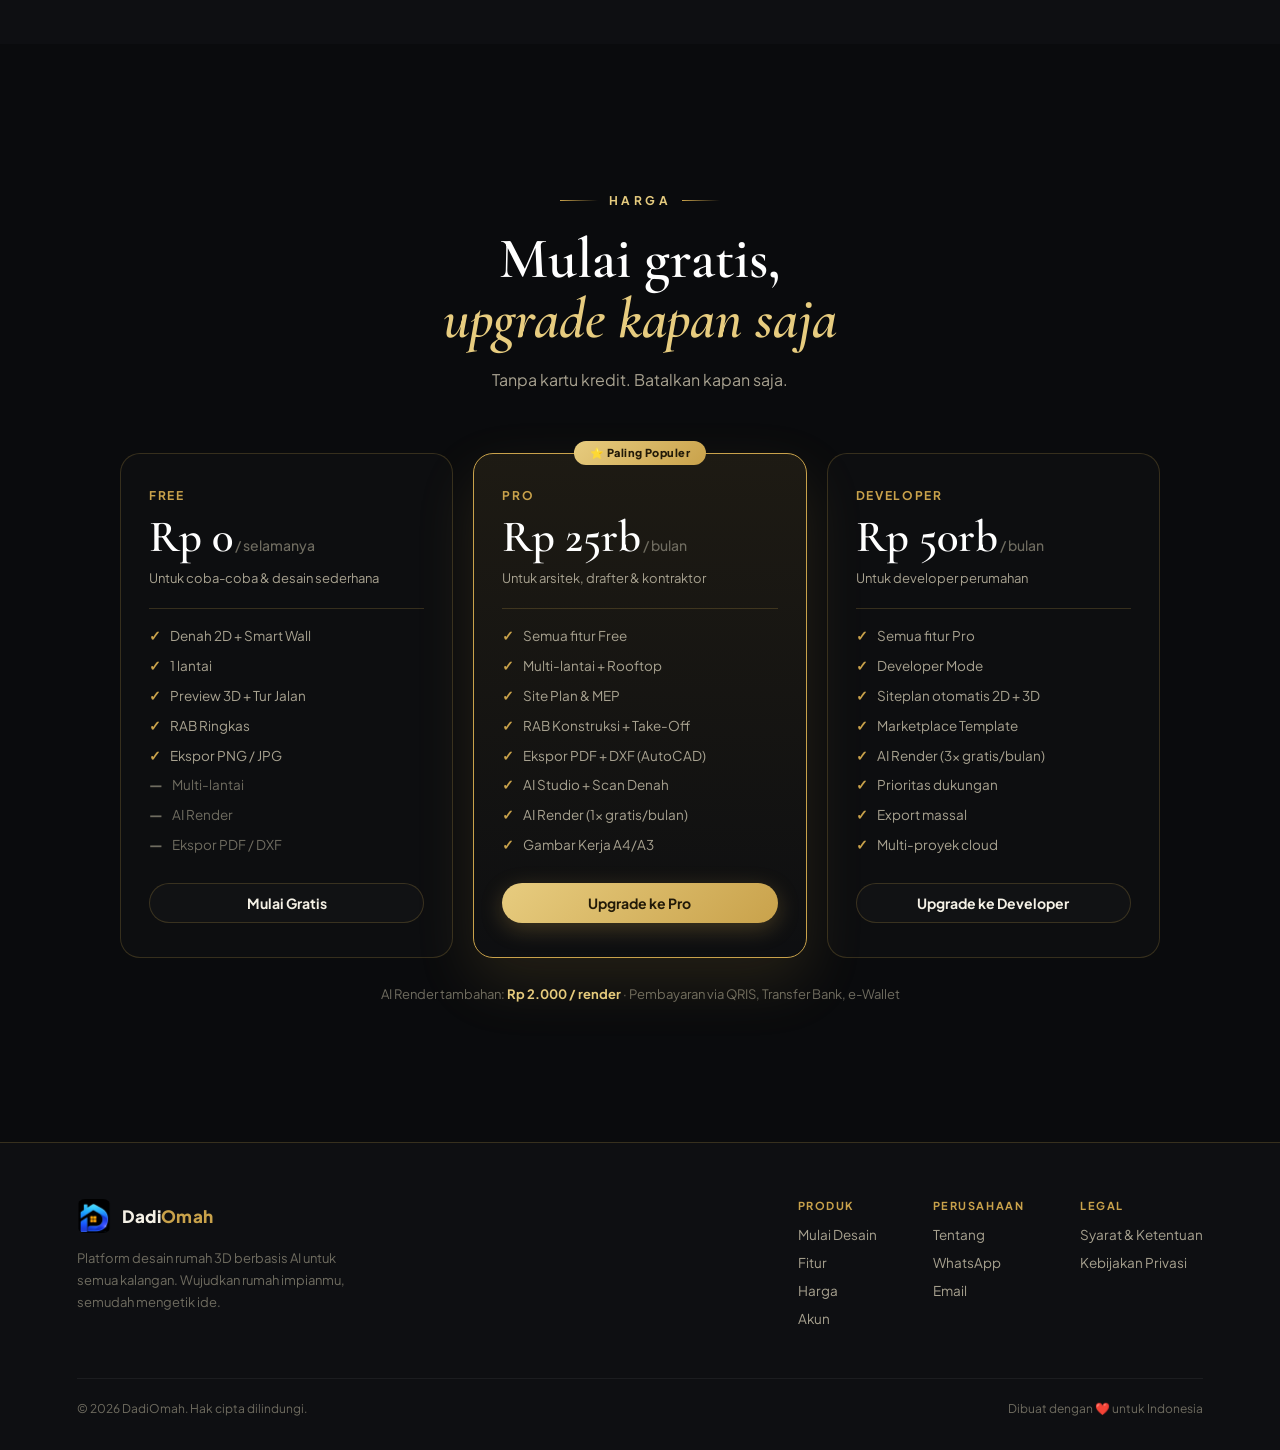
<file: DadiOmah Landing.html>
<!DOCTYPE html>
<html lang="id">
<head>
<meta charset="UTF-8">
<meta name="viewport" content="width=device-width, initial-scale=1.0">
<title>DadiOmah — Wujudkan Rumah Impian dengan AI</title>
<meta name="description" content="DadiOmah: dari coretan denah hingga render 3D fotorealistik — desain rumah impianmu dengan AI. Cepat, mudah, langsung dari browser.">
<meta name="theme-color" content="#0a0b0d">
<meta property="og:title" content="DadiOmah — Wujudkan Rumah Impian dengan AI">
<meta property="og:description" content="Dari denah ke 3D ke render fotorealistik. Desain rumah impianmu dengan AI.">
<meta property="og:type" content="website">
<link rel="icon" href="favicon.ico" sizes="any">
<link rel="icon" type="image/png" sizes="32x32" href="favicon.png">
<link rel="apple-touch-icon" href="icons/apple-touch-icon.png">
<link rel="preconnect" href="https://fonts.googleapis.com">
<link rel="preconnect" href="https://fonts.gstatic.com" crossorigin>
<link href="https://fonts.googleapis.com/css2?family=Cormorant+Garamond:ital,wght@0,500;0,600;0,700;1,500&family=Plus+Jakarta+Sans:wght@300;400;500;600;700;800&display=swap" rel="stylesheet">
<template id="__bundler_thumbnail"><svg viewBox="0 0 100 100" xmlns="http://www.w3.org/2000/svg"><rect width="100" height="100" fill="#0a0b0d"/><polygon points="50,20 78,42 78,80 22,80 22,42" fill="none" stroke="#C9A24B" stroke-width="3"/><rect x="43" y="55" width="14" height="25" fill="#C9A24B"/></svg></template>
<style>
:root{
  --bg:#0a0b0d; --bg2:#0e0f12;
  --gold:#C9A24B; --gold-lt:#E7CC7F; --gold-dp:#9a7a34;
  --ink:#F5F1E6; --ink-mut:#A8A290; --ink-dim:#6f6c60;
  --line:rgba(201,162,75,.22);
}
*,*::before,*::after{box-sizing:border-box;margin:0;padding:0;}
html{scroll-behavior:smooth;}
body{
  font-family:'Plus Jakarta Sans',sans-serif; background:var(--bg); color:var(--ink);
  overflow-x:hidden; -webkit-font-smoothing:antialiased;
}
::selection{background:rgba(201,162,75,.3);color:#fff;}
.serif{font-family:'Cormorant Garamond',serif;}
a{color:inherit;text-decoration:none;}

/* ── NAV ── */
nav{
  position:fixed;top:0;left:0;right:0;z-index:80;
  display:flex;align-items:center;justify-content:space-between;
  padding:20px clamp(20px,5vw,64px);
  transition:background .4s,backdrop-filter .4s,padding .4s,border-color .4s;
  border-bottom:1px solid transparent;
}
nav.scrolled{
  background:rgba(10,11,13,.72);backdrop-filter:blur(18px) saturate(1.2);
  padding-top:14px;padding-bottom:14px;border-bottom-color:var(--line);
}
.brand{display:flex;align-items:center;gap:11px;}
.brand img{width:34px;height:34px;border-radius:8px;display:block;}
.brand-txt{font-size:17px;font-weight:800;letter-spacing:.3px;}
.brand-txt b{color:var(--gold);font-weight:800;}
.nav-r{display:flex;align-items:center;gap:12px;}
.nav-link{color:var(--ink-mut);font-size:13.5px;font-weight:600;padding:8px 12px;transition:color .2s;}
.nav-link:hover{color:var(--gold-lt);}
.btn{
  display:inline-flex;align-items:center;gap:9px;cursor:pointer;border:none;
  font-family:inherit;font-weight:700;transition:transform .25s,box-shadow .25s,background .25s,color .25s,border-color .25s;
  white-space:nowrap;
}
.btn-gold{
  background:linear-gradient(135deg,var(--gold-lt),var(--gold));
  color:#221a08;padding:11px 22px;border-radius:100px;font-size:14px;
  box-shadow:0 6px 22px rgba(201,162,75,.28);
}
.btn-gold:hover{transform:translateY(-2px);box-shadow:0 12px 34px rgba(201,162,75,.45);}
.btn-outline{
  border:1px solid var(--line);color:var(--ink);padding:10px 20px;border-radius:100px;
  font-size:14px;background:rgba(255,255,255,.02);
}
.btn-outline:hover{border-color:var(--gold);color:var(--gold-lt);}
.btn-lg{padding:16px 34px;font-size:15.5px;}

/* ── SECTION SHELL (each video) ── */
.scene{position:relative;height:100vh;width:100%;overflow:hidden;}
.scene video{
  position:absolute;inset:0;width:100%;height:100%;object-fit:cover;
  transform:scale(1.06);transition:transform 8s linear;
}
.scene.in video{transform:scale(1.14);}
.scrim{
  position:absolute;inset:0;z-index:1;
  background:
    linear-gradient(180deg,rgba(10,11,13,.55) 0%,rgba(10,11,13,.15) 30%,rgba(10,11,13,.35) 70%,rgba(10,11,13,.9) 100%);
}
.scrim.left{background:
  linear-gradient(90deg,rgba(10,11,13,.9) 0%,rgba(10,11,13,.5) 42%,rgba(10,11,13,.08) 75%),
  linear-gradient(180deg,rgba(10,11,13,.3),rgba(10,11,13,.85));}
.scrim.right{background:
  linear-gradient(270deg,rgba(10,11,13,.9) 0%,rgba(10,11,13,.5) 42%,rgba(10,11,13,.08) 75%),
  linear-gradient(180deg,rgba(10,11,13,.3),rgba(10,11,13,.85));}
.grain{position:absolute;inset:0;z-index:2;pointer-events:none;opacity:.05;mix-blend-mode:overlay;
  background-image:radial-gradient(rgba(255,255,255,.9) .5px,transparent .5px);background-size:3px 3px;}

.scene-inner{
  position:relative;z-index:3;height:100%;width:100%;
  max-width:1340px;margin:0 auto;padding:0 clamp(24px,6vw,80px);
  display:flex;flex-direction:column;justify-content:center;
}
.scene-inner.center{align-items:center;text-align:center;}
.scene-inner.end{align-items:flex-end;text-align:right;}
.wrap{max-width:640px;}

/* reveal */
.rv{opacity:0;transform:translateY(30px);transition:opacity 1s cubic-bezier(.2,.7,.2,1),transform 1s cubic-bezier(.2,.7,.2,1);}
.scene.in .rv{opacity:1;transform:none;}
.scene.in .rv.d1{transition-delay:.12s;}
.scene.in .rv.d2{transition-delay:.26s;}
.scene.in .rv.d3{transition-delay:.4s;}
.scene.in .rv.d4{transition-delay:.54s;}

/* eyebrow */
.eyebrow{display:inline-flex;align-items:center;gap:11px;margin-bottom:22px;
  font-size:12px;font-weight:700;letter-spacing:.28em;text-transform:uppercase;color:var(--gold-lt);}
.eyebrow .ln{width:38px;height:1px;background:linear-gradient(90deg,var(--gold),transparent);}
.scene-inner.end .eyebrow{flex-direction:row-reverse;}
.scene-inner.end .eyebrow .ln{background:linear-gradient(270deg,var(--gold),transparent);}
.step-no{font-family:'Cormorant Garamond',serif;font-size:15px;font-weight:600;color:var(--gold);
  letter-spacing:.15em;}

h1.hero-h{
  font-family:'Cormorant Garamond',serif;font-weight:600;
  font-size:clamp(3rem,7.5vw,6.6rem);line-height:.98;letter-spacing:-.01em;color:#fff;
  margin-bottom:26px;text-shadow:0 4px 40px rgba(0,0,0,.5);
}
h1.hero-h .it{font-style:italic;color:var(--gold-lt);}
.scene-h{
  font-family:'Cormorant Garamond',serif;font-weight:600;
  font-size:clamp(2.2rem,5vw,4rem);line-height:1.04;color:#fff;margin-bottom:20px;
  text-shadow:0 4px 34px rgba(0,0,0,.5);
}
.scene-h em{font-style:italic;color:var(--gold-lt);}
.lead{font-size:clamp(1.05rem,1.5vw,1.28rem);line-height:1.6;color:#e9e4d6;
  max-width:500px;font-weight:400;text-shadow:0 2px 16px rgba(0,0,0,.6);}
.scene-inner.center .lead,.scene-inner.center .wrap{margin-left:auto;margin-right:auto;}
.scene-inner.end .lead{margin-left:auto;}
.cta-row{display:flex;gap:14px;flex-wrap:wrap;margin-top:36px;}
.scene-inner.center .cta-row{justify-content:center;}
.scene-inner.end .cta-row{justify-content:flex-end;}

/* hero scroll cue */
.cue{position:absolute;left:50%;bottom:30px;transform:translateX(-50%);z-index:5;
  display:flex;flex-direction:column;align-items:center;gap:8px;color:var(--ink-mut);
  font-size:11px;letter-spacing:.2em;text-transform:uppercase;animation:cueF 2.4s ease-in-out infinite;}
.cue .m{width:22px;height:36px;border:1.5px solid var(--line);border-radius:12px;position:relative;}
.cue .m::after{content:'';position:absolute;left:50%;top:7px;width:3px;height:7px;border-radius:2px;
  background:var(--gold);transform:translateX(-50%);animation:cueD 2.4s ease-in-out infinite;}
@keyframes cueF{0%,100%{transform:translateX(-50%) translateY(0);}50%{transform:translateX(-50%) translateY(6px);}}
@keyframes cueD{0%{opacity:0;top:6px;}40%{opacity:1;}80%{opacity:0;top:16px;}100%{opacity:0;}}

/* progress dots */
.dots{position:fixed;right:26px;top:50%;transform:translateY(-50%);z-index:70;
  display:flex;flex-direction:column;gap:14px;}
.dots button{width:9px;height:9px;border-radius:50%;border:1px solid var(--gold);
  background:transparent;padding:0;cursor:pointer;transition:all .3s;opacity:.5;}
.dots button.on{background:var(--gold);opacity:1;transform:scale(1.35);box-shadow:0 0 12px rgba(201,162,75,.7);}

/* sound toggle */
.sound{position:fixed;right:24px;bottom:24px;z-index:75;width:48px;height:48px;border-radius:50%;
  border:1px solid var(--line);background:rgba(10,11,13,.7);backdrop-filter:blur(10px);
  color:var(--gold-lt);cursor:pointer;display:flex;align-items:center;justify-content:center;
  transition:transform .2s,border-color .2s;}
.sound:hover{transform:scale(1.08);border-color:var(--gold);}
.sound svg{width:20px;height:20px;}

/* chips row */
.chips{display:flex;gap:10px;flex-wrap:wrap;margin-top:30px;}
.scene-inner.center .chips{justify-content:center;}
.chip{display:inline-flex;align-items:center;gap:8px;padding:8px 15px;border-radius:100px;
  border:1px solid var(--line);background:rgba(10,11,13,.4);backdrop-filter:blur(6px);
  font-size:12.5px;font-weight:600;color:#e9e4d6;}
.chip .dot{width:6px;height:6px;border-radius:50%;background:var(--gold);}

/* trust line under final CTA */
.trust{display:flex;gap:24px;flex-wrap:wrap;margin-top:28px;}
.scene-inner.center .trust{justify-content:center;}
.trust span{display:inline-flex;align-items:center;gap:8px;font-size:12.5px;color:var(--ink-mut);font-weight:600;}
.trust svg{width:15px;height:15px;color:var(--gold);}

/* ── CONTENT SECTIONS (Fitur / Tentang / Harga) ── */
.content{position:relative;z-index:3;background:var(--bg);
  padding:clamp(80px,11vw,140px) clamp(24px,6vw,80px);}
.content.alt{background:var(--bg2);}
.content-head{max-width:720px;margin:0 auto 60px;text-align:center;}
.eyebrow.c{justify-content:center;}
.content-head h2{font-family:'Cormorant Garamond',serif;font-weight:600;
  font-size:clamp(2.2rem,5vw,3.6rem);line-height:1.04;color:#fff;margin-bottom:16px;}
.content-head h2 em{font-style:italic;color:var(--gold-lt);}
.content-head p{font-size:16px;line-height:1.7;color:var(--ink-mut);max-width:560px;margin:0 auto;}

/* features */
.feat-grid{max-width:1200px;margin:0 auto;display:grid;
  grid-template-columns:repeat(3,1fr);gap:18px;}
.fcard{position:relative;padding:32px 26px;border-radius:18px;
  background:linear-gradient(180deg,rgba(201,162,75,.06),rgba(255,255,255,.015));
  border:1px solid var(--line);overflow:hidden;transition:transform .3s,border-color .3s,box-shadow .3s;}
.fcard:hover{transform:translateY(-6px);border-color:rgba(201,162,75,.5);
  box-shadow:0 22px 50px rgba(0,0,0,.4);}
.fcard .fic{width:50px;height:50px;margin-bottom:18px;border-radius:13px;
  display:flex;align-items:center;justify-content:center;color:var(--gold-lt);
  background:linear-gradient(135deg,rgba(201,162,75,.18),rgba(201,162,75,.05));
  border:1px solid rgba(201,162,75,.28);}
.fcard .fic svg{width:25px;height:25px;}
.fcard h4{font-size:16.5px;font-weight:800;color:#fff;margin-bottom:8px;}
.fcard p{font-size:13.5px;line-height:1.62;color:var(--ink-mut);}

/* about */
.about-wrap{max-width:1040px;margin:0 auto;display:grid;
  grid-template-columns:1.1fr 1fr;gap:56px;align-items:center;}
.about-text h3{font-family:'Cormorant Garamond',serif;font-size:1.9rem;font-weight:600;
  color:#fff;line-height:1.25;margin-bottom:18px;}
.about-text p{color:var(--ink-mut);font-size:15px;line-height:1.8;margin-bottom:15px;}
.about-text p b{color:var(--ink);}
.about-mission{display:flex;flex-direction:column;gap:14px;}
.amiss{display:flex;gap:15px;align-items:flex-start;padding:20px;border-radius:15px;
  background:rgba(201,162,75,.05);border:1px solid var(--line);}
.amiss .ai{width:44px;height:44px;flex-shrink:0;border-radius:12px;display:flex;
  align-items:center;justify-content:center;font-size:20px;
  background:linear-gradient(135deg,rgba(201,162,75,.18),rgba(201,162,75,.05));
  border:1px solid rgba(201,162,75,.28);}
.amiss h5{margin-bottom:5px;font-size:15px;font-weight:800;color:#fff;}
.amiss p{font-size:13px;color:var(--ink-mut);line-height:1.55;}

/* pricing */
.price-grid{max-width:1040px;margin:0 auto;display:grid;
  grid-template-columns:repeat(3,1fr);gap:20px;align-items:start;}
.pcard{position:relative;padding:34px 28px;border-radius:20px;
  background:rgba(255,255,255,.015);border:1px solid var(--line);transition:transform .3s,border-color .3s;}
.pcard:hover{transform:translateY(-5px);}
.pcard.pop{border-color:var(--gold);
  background:linear-gradient(180deg,rgba(201,162,75,.1),rgba(255,255,255,.015));
  box-shadow:0 24px 60px rgba(201,162,75,.14);}
.pop-tag{position:absolute;top:-13px;left:50%;transform:translateX(-50%);
  background:linear-gradient(135deg,var(--gold-lt),var(--gold));color:#221a08;
  font-size:11px;font-weight:800;letter-spacing:.04em;padding:5px 16px;border-radius:100px;white-space:nowrap;}
.pplan{font-size:12px;font-weight:700;letter-spacing:.14em;text-transform:uppercase;color:var(--gold);margin-bottom:12px;}
.pamt{font-family:'Cormorant Garamond',serif;font-size:2.8rem;font-weight:600;color:#fff;line-height:1;}
.pamt span{font-size:14px;font-weight:500;color:var(--ink-dim);font-family:'Plus Jakarta Sans',sans-serif;}
.pdesc{font-size:13px;color:var(--ink-mut);margin:10px 0 22px;}
.pdiv{border:none;border-top:1px solid var(--line);margin:18px 0;}
.pfeat{list-style:none;display:flex;flex-direction:column;gap:11px;margin-bottom:28px;}
.pfeat li{font-size:13.5px;color:var(--ink-mut);display:flex;align-items:flex-start;gap:9px;line-height:1.4;}
.pfeat li::before{content:'✓';color:var(--gold);font-weight:800;flex-shrink:0;}
.pfeat li.dim{color:var(--ink-dim);}
.pfeat li.dim::before{content:'—';color:var(--ink-dim);}
.pcard .btn{width:100%;justify-content:center;}
.price-note{text-align:center;margin-top:28px;font-size:13px;color:var(--ink-dim);}
.price-note b{color:var(--gold-lt);}

.reveal{opacity:0;transform:translateY(30px);transition:opacity .8s cubic-bezier(.2,.7,.2,1),transform .8s cubic-bezier(.2,.7,.2,1);}
.reveal.vis{opacity:1;transform:none;}

@media (max-width:900px){
  .feat-grid,.price-grid{grid-template-columns:1fr;}
  .about-wrap{grid-template-columns:1fr;gap:34px;}
}

/* ── FOOTER ── */
footer{background:var(--bg2);border-top:1px solid var(--line);
  padding:56px clamp(24px,6vw,80px) 34px;position:relative;z-index:3;}
.foot-top{max-width:1340px;margin:0 auto;display:flex;justify-content:space-between;
  align-items:flex-start;gap:40px;flex-wrap:wrap;}
.foot-brand{max-width:300px;}
.foot-brand p{color:var(--ink-dim);font-size:13px;line-height:1.7;margin-top:14px;}
.foot-links{display:flex;gap:56px;flex-wrap:wrap;}
.foot-col h4{font-size:11px;font-weight:700;letter-spacing:.14em;text-transform:uppercase;
  color:var(--gold);margin-bottom:14px;}
.foot-col a{display:block;font-size:13.5px;color:var(--ink-mut);margin-bottom:11px;transition:color .2s;}
.foot-col a:hover{color:var(--gold-lt);}
.foot-bot{max-width:1340px;margin:40px auto 0;padding-top:22px;border-top:1px solid rgba(255,255,255,.06);
  display:flex;justify-content:space-between;gap:12px;flex-wrap:wrap;}
.foot-bot p{font-size:12px;color:var(--ink-dim);}

@media (prefers-reduced-motion:reduce){
  .scene video{transform:none!important;transition:none;}
  .rv{opacity:1;transform:none;transition:none;}
  .cue{animation:none;}
}
@media (max-width:760px){
  .nav-link{display:none;}
  .scene-inner.end{align-items:flex-start;text-align:left;}
  .scene-inner.end .eyebrow{flex-direction:row;}
  .scene-inner.end .lead,.scene-inner.end .cta-row,.scene-inner.end .trust{margin-left:0;justify-content:flex-start;}
  .dots{right:14px;}
  h1.hero-h{font-size:clamp(2.8rem,13vw,4.4rem);}
}
</style>
</head>
<body>

<!-- NAV -->
<nav id="nav">
  <a href="#hero" class="brand">
    <img src="icons/dadiomah-mark.png" alt="DadiOmah" onerror="this.style.display='none'">
    <span class="brand-txt">Dadi<b>Omah</b></span>
  </a>
  <div class="nav-r">
    <a href="#fitur" class="nav-link">Fitur</a>
    <a href="#tentang" class="nav-link">Tentang</a>
    <a href="#harga" class="nav-link">Harga</a>
    <a href="Akun.html" class="nav-link">Masuk</a>
    <a href="Floor Planner 2.0.html" class="btn btn-gold">Mulai Desain Gratis</a>
  </div>
</nav>

<!-- HERO — video1: sketsa + tablet -->
<section class="scene" id="hero" data-video="media/video1.mp4">
  <video muted loop playsinline preload="auto"></video>
  <div class="scrim"></div><div class="grain"></div>
  <div class="scene-inner center">
    <div class="wrap">
      <div class="eyebrow rv"><span class="ln"></span> DadiOmah · Desain Rumah AI <span class="ln"></span></div>
      <h1 class="hero-h rv d1">Wujudkan Rumah<br><span class="it">Impian</span> dengan AI</h1>
      <p class="lead rv d2">Dari secarik coretan denah menjadi rumah 3D fotorealistik — cepat, mudah, dan langsung dari browser. Tanpa software berat, tanpa keahlian teknis.</p>
      <div class="cta-row rv d3">
        <a href="Floor Planner 2.0.html" class="btn btn-gold btn-lg">Mulai Desain Gratis</a>
        <a href="#s1" class="btn btn-outline btn-lg">Lihat Cara Kerja</a>
      </div>
    </div>
  </div>
  <a href="#s1" class="cue"><span class="m"></span>Gulir</a>
</section>

<!-- S1 — video2: denah holografik emas -->
<section class="scene" id="s1" data-video="media/video2.mp4">
  <video muted loop playsinline preload="auto"></video>
  <div class="scrim left"></div><div class="grain"></div>
  <div class="scene-inner">
    <div class="wrap">
      <div class="eyebrow rv"><span class="ln"></span> <span class="step-no">01</span> — Denah Cerdas</div>
      <h2 class="scene-h rv d1">Denah rumahmu,<br><em>jadi dalam hitungan detik</em></h2>
      <p class="lead rv d2">Cukup masukkan ukuran tanah, budget, dan gaya. AI menyusun denah lengkap dengan ruangan, dimensi, dan sirkulasi yang masuk akal — otomatis.</p>
      <div class="chips rv d3">
        <span class="chip"><span class="dot"></span>Ukuran &amp; budget</span>
        <span class="chip"><span class="dot"></span>Tata ruang otomatis</span>
        <span class="chip"><span class="dot"></span>Skala akurat</span>
      </div>
    </div>
  </div>
</section>

<!-- S2 — video3: model 3D -->
<section class="scene" id="s2" data-video="media/video3.mp4">
  <video muted loop playsinline preload="auto"></video>
  <div class="scrim right"></div><div class="grain"></div>
  <div class="scene-inner end">
    <div class="wrap">
      <div class="eyebrow rv"><span class="ln"></span> <span class="step-no">02</span> — Visual 3D</div>
      <h2 class="scene-h rv d1">Lihat rumahmu<br><em>hidup dalam 3D</em></h2>
      <p class="lead rv d2">Denah langsung berubah menjadi model tiga dimensi — lengkap dengan cahaya, bayangan, material, dan interior. Putar, jelajahi, dan rasakan ruangnya sebelum dibangun.</p>
    </div>
  </div>
</section>

<!-- S3 — video5: render AI / panel -->
<section class="scene" id="s3" data-video="media/video5.mp4">
  <video muted loop playsinline preload="auto"></video>
  <div class="scrim left"></div><div class="grain"></div>
  <div class="scene-inner">
    <div class="wrap">
      <div class="eyebrow rv"><span class="ln"></span> <span class="step-no">03</span> — Render AI</div>
      <h2 class="scene-h rv d1">Render fotorealistik,<br><em>satu klik</em></h2>
      <p class="lead rv d2">Ubah desainmu menjadi foto berkualitas tinggi dengan AI. Pilih gaya — minimalis modern, Japandi, industrial, tropis — dan lihat hasilnya seperti nyata.</p>
      <div class="chips rv d3">
        <span class="chip"><span class="dot"></span>Minimalis Modern</span>
        <span class="chip"><span class="dot"></span>Japandi</span>
        <span class="chip"><span class="dot"></span>Industrial</span>
        <span class="chip"><span class="dot"></span>Tropical</span>
      </div>
    </div>
  </div>
</section>

<!-- S4 — video4: rumah 3D + laptop, final CTA -->
<section class="scene" id="s4" data-video="media/video4.mp4">
  <video muted loop playsinline preload="auto"></video>
  <div class="scrim"></div><div class="grain"></div>
  <div class="scene-inner center">
    <div class="wrap">
      <div class="eyebrow rv"><span class="ln"></span> Mulai Sekarang <span class="ln"></span></div>
      <h2 class="scene-h rv d1" style="font-size:clamp(2.6rem,6vw,5rem);">Rumah impianmu,<br><em>menunggu untuk dibuat</em></h2>
      <p class="lead rv d2">Gratis untuk memulai. Tanpa kartu kredit. Langsung dari HP atau browser.</p>
      <div class="cta-row rv d3">
        <a href="Floor Planner 2.0.html" class="btn btn-gold btn-lg">Mulai Desain Gratis</a>
        <a href="Akun.html" class="btn btn-outline btn-lg">Buat Akun</a>
      </div>
      <div class="trust rv d4">
        <span><svg viewBox="0 0 24 24" fill="none" stroke="currentColor" stroke-width="2.2"><path d="M20 6L9 17l-5-5"/></svg>Tanpa kartu kredit</span>
        <span><svg viewBox="0 0 24 24" fill="none" stroke="currentColor" stroke-width="2.2"><path d="M20 6L9 17l-5-5"/></svg>Langsung dari browser</span>
        <span><svg viewBox="0 0 24 24" fill="none" stroke="currentColor" stroke-width="2.2"><path d="M20 6L9 17l-5-5"/></svg>Hasil dalam menit</span>
      </div>
    </div>
  </div>
</section>

<!-- FITUR UNGGULAN -->
<section id="fitur" class="content">
  <div class="content-head reveal">
    <div class="eyebrow c"><span class="ln"></span> Fitur Unggulan <span class="ln"></span></div>
    <h2>Semua yang Anda butuhkan<br><em>dalam satu platform</em></h2>
    <p>Dari sketsa denah hingga render AI fotorealistik — tanpa software tambahan, langsung dari browser.</p>
  </div>
  <div class="feat-grid">
    <div class="fcard reveal"><span class="fic"><svg viewBox="0 0 24 24" fill="none" stroke="currentColor" stroke-width="1.6"><rect x="3" y="3" width="18" height="18" rx="2"/><path d="M3 9h18M9 9v12"/></svg></span><h4>Denah 2D Cerdas</h4><p>Susun ruangan, dinding, pintu &amp; jendela dengan snap otomatis. Dukung multi-lantai hingga rooftop.</p></div>
    <div class="fcard reveal"><span class="fic"><svg viewBox="0 0 24 24" fill="none" stroke="currentColor" stroke-width="1.6"><path d="M12 2l9 5v10l-9 5-9-5V7z"/><path d="M12 12l9-5M12 12v10M12 12L3 7"/></svg></span><h4>Preview 3D Real-time</h4><p>Lihat bangunan dari sudut mana pun secara 3D langsung dari denah. Ramah keyboard &amp; sentuh.</p></div>
    <div class="fcard reveal"><span class="fic"><svg viewBox="0 0 24 24" fill="none" stroke="currentColor" stroke-width="1.6"><path d="M4 11V7a2 2 0 012-2h12a2 2 0 012 2v4"/><path d="M3 11h18v6H3zM6 17v3M18 17v3"/></svg></span><h4>Interior 3D</h4><p>Tata furnitur 3D realistis. Tur isometrik atau first-person untuk merasakan ruang.</p></div>
    <div class="fcard reveal"><span class="fic"><svg viewBox="0 0 24 24" fill="none" stroke="currentColor" stroke-width="1.6"><path d="M12 3l1.6 4.4L18 9l-4.4 1.6L12 15l-1.6-4.4L6 9l4.4-1.6z"/></svg></span><h4>AI Render Fotorealistik</h4><p>Ubah 3D jadi foto berkualitas tinggi. Pilih gaya modern, Japandi, industrial, hingga tropis.</p></div>
    <div class="fcard reveal"><span class="fic"><svg viewBox="0 0 24 24" fill="none" stroke="currentColor" stroke-width="1.6"><rect x="5" y="2" width="14" height="20" rx="2"/><path d="M8 6h8M8 10h3M8 14h3M14 10h2v6h-2z"/></svg></span><h4>RAB Otomatis</h4><p>Rencana Anggaran Biaya dihitung otomatis dari luas, material &amp; furnitur. Ekspor Excel/PDF.</p></div>
    <div class="fcard reveal"><span class="fic"><svg viewBox="0 0 24 24" fill="none" stroke="currentColor" stroke-width="1.6"><path d="M3 21V9l9-6 9 6v12"/><path d="M9 21v-6h6v6"/></svg></span><h4>Rumah, Toko &amp; Masjid</h4><p>Pilih jenis bangunan; ruangan, furnitur &amp; auto-arrange menyesuaikan otomatis.</p></div>
  </div>
</section>

<!-- TENTANG -->
<section id="tentang" class="content alt">
  <div class="content-head reveal">
    <div class="eyebrow c"><span class="ln"></span> Tentang Kami <span class="ln"></span></div>
    <h2>Kenapa kami membuat <em>DadiOmah</em></h2>
  </div>
  <div class="about-wrap">
    <div class="about-text reveal">
      <h3>Desain rumah seharusnya mudah &amp; terjangkau untuk semua orang.</h3>
      <p>Banyak orang Indonesia ingin membangun rumah, tapi terhambat: software desain mahal &amp; rumit, jasa arsitek tidak murah, dan sulit memperkirakan biaya sebelum mulai membangun.</p>
      <p><b>DadiOmah lahir untuk menjawab itu</b> — platform desain rumah berbasis AI yang bisa dipakai siapa saja, langsung dari HP atau browser. Dari ukuran tanah, Anda langsung mendapat denah, 3D, interior, hingga estimasi biaya.</p>
      <p>Kami percaya AI harus memberdayakan orang biasa — bukan hanya profesional. Itulah misi kami: <b>mewujudkan rumah impian Anda</b>, semudah mengetik ide.</p>
    </div>
    <div class="about-mission reveal">
      <div class="amiss"><div class="ai">🎯</div><div><h5>Misi Kami</h5><p>Membuat desain &amp; perencanaan rumah dapat diakses semua kalangan di Indonesia.</p></div></div>
      <div class="amiss"><div class="ai">💡</div><div><h5>Yang Kami Percaya</h5><p>AI sebaiknya menyederhanakan, bukan mempersulit. Cukup dari ide, jadi rumah.</p></div></div>
      <div class="amiss"><div class="ai">🇮🇩</div><div><h5>Buatan Indonesia</h5><p>Dikembangkan untuk kebutuhan &amp; gaya bangunan lokal — rumah, toko, hingga masjid.</p></div></div>
    </div>
  </div>
</section>

<!-- HARGA -->
<section id="harga" class="content">
  <div class="content-head reveal">
    <div class="eyebrow c"><span class="ln"></span> Harga <span class="ln"></span></div>
    <h2>Mulai gratis,<br><em>upgrade kapan saja</em></h2>
    <p>Tanpa kartu kredit. Batalkan kapan saja.</p>
  </div>
  <div class="price-grid">
    <div class="pcard reveal">
      <div class="pplan">Free</div>
      <div class="pamt">Rp 0<span> / selamanya</span></div>
      <div class="pdesc">Untuk coba-coba &amp; desain sederhana</div>
      <hr class="pdiv">
      <ul class="pfeat">
        <li>Denah 2D + Smart Wall</li><li>1 lantai</li><li>Preview 3D + Tur Jalan</li>
        <li>RAB Ringkas</li><li>Ekspor PNG / JPG</li>
        <li class="dim">Multi-lantai</li><li class="dim">AI Render</li><li class="dim">Ekspor PDF / DXF</li>
      </ul>
      <a href="Floor Planner 2.0.html" class="btn btn-outline">Mulai Gratis</a>
    </div>
    <div class="pcard pop reveal">
      <div class="pop-tag">⭐ Paling Populer</div>
      <div class="pplan">Pro</div>
      <div class="pamt">Rp 25rb<span> / bulan</span></div>
      <div class="pdesc">Untuk arsitek, drafter &amp; kontraktor</div>
      <hr class="pdiv">
      <ul class="pfeat">
        <li>Semua fitur Free</li><li>Multi-lantai + Rooftop</li><li>Site Plan &amp; MEP</li>
        <li>RAB Konstruksi + Take-Off</li><li>Ekspor PDF + DXF (AutoCAD)</li>
        <li>AI Studio + Scan Denah</li><li>AI Render (1× gratis/bulan)</li><li>Gambar Kerja A4/A3</li>
      </ul>
      <a href="Akun.html" class="btn btn-gold">Upgrade ke Pro</a>
    </div>
    <div class="pcard reveal">
      <div class="pplan">Developer</div>
      <div class="pamt">Rp 50rb<span> / bulan</span></div>
      <div class="pdesc">Untuk developer perumahan</div>
      <hr class="pdiv">
      <ul class="pfeat">
        <li>Semua fitur Pro</li><li>Developer Mode</li><li>Siteplan otomatis 2D + 3D</li>
        <li>Marketplace Template</li><li>AI Render (3× gratis/bulan)</li>
        <li>Prioritas dukungan</li><li>Export massal</li><li>Multi-proyek cloud</li>
      </ul>
      <a href="Akun.html" class="btn btn-outline">Upgrade ke Developer</a>
    </div>
  </div>
  <p class="price-note">AI Render tambahan: <b>Rp 2.000 / render</b> · Pembayaran via QRIS, Transfer Bank, e-Wallet</p>
</section>

<!-- FOOTER -->
<footer>
  <div class="foot-top">
    <div class="foot-brand">
      <a href="#hero" class="brand">
        <img src="icons/dadiomah-mark.png" alt="DadiOmah" onerror="this.style.display='none'">
        <span class="brand-txt">Dadi<b>Omah</b></span>
      </a>
      <p>Platform desain rumah 3D berbasis AI untuk semua kalangan. Wujudkan rumah impianmu, semudah mengetik ide.</p>
    </div>
    <div class="foot-links">
      <div class="foot-col">
        <h4>Produk</h4>
        <a href="Floor Planner 2.0.html">Mulai Desain</a>
        <a href="#fitur">Fitur</a>
        <a href="#harga">Harga</a>
        <a href="Akun.html">Akun</a>
      </div>
      <div class="foot-col">
        <h4>Perusahaan</h4>
        <a href="#tentang">Tentang</a>
        <a href="https://wa.me/6281380760278" target="_blank" rel="noopener">WhatsApp</a>
        <a href="mailto:digidiorama@gmail.com">Email</a>
      </div>
      <div class="foot-col">
        <h4>Legal</h4>
        <a href="Syarat & Ketentuan.html">Syarat &amp; Ketentuan</a>
        <a href="Kebijakan Privasi.html">Kebijakan Privasi</a>
      </div>
    </div>
  </div>
  <div class="foot-bot">
    <p>© 2026 DadiOmah. Hak cipta dilindungi.</p>
    <p>Dibuat dengan ❤️ untuk Indonesia</p>
  </div>
</footer>

<!-- progress dots -->
<div class="dots" id="dots"></div>

<!-- sound toggle -->
<button class="sound" id="soundBtn" title="Suara" aria-label="Nyalakan suara">
  <svg id="soundIcon" viewBox="0 0 24 24" fill="none" stroke="currentColor" stroke-width="1.8">
    <path d="M11 5L6 9H2v6h4l5 4V5z"/><path d="M23 9l-6 6M17 9l6 6"/>
  </svg>
</button>

<script>
(function(){
  var scenes=[].slice.call(document.querySelectorAll('.scene'));
  var nav=document.getElementById('nav');
  var dotsBox=document.getElementById('dots');

  // lazy-attach video src (perf) + build dots
  scenes.forEach(function(s,i){
    var v=s.querySelector('video');
    v.src=s.dataset.video;
    v.load();
    var b=document.createElement('button');
    b.title=s.id;
    b.addEventListener('click',function(){ s.scrollIntoView({behavior:'smooth'}); });
    dotsBox.appendChild(b);
  });
  var dotBtns=[].slice.call(dotsBox.children);

  var muted=true;
  // play/pause + reveal via IntersectionObserver
  var io=new IntersectionObserver(function(entries){
    entries.forEach(function(en){
      var s=en.target, v=s.querySelector('video');
      if(en.isIntersecting){
        s.classList.add('in');
        if(en.intersectionRatio>0.5){
          v.muted=muted;
          var p=v.play(); if(p&&p.catch)p.catch(function(){});
          var idx=scenes.indexOf(s);
          dotBtns.forEach(function(d,i){ d.classList.toggle('on',i===idx); });
        }
      } else {
        try{ v.pause(); }catch(e){}
      }
    });
  },{threshold:[0,0.25,0.5,0.9]});
  scenes.forEach(function(s){ io.observe(s); });

  // guarantee hero shows immediately (IO can miss the initial static frame)
  (function(){
    var hero=scenes[0], hv=hero.querySelector('video');
    hero.classList.add('in');
    hv.muted=true; var p=hv.play(); if(p&&p.catch)p.catch(function(){});
    dotBtns[0].classList.add('on');
  })();

  // nav bg on scroll
  var onScroll=function(){ nav.classList.toggle('scrolled', window.scrollY>40); };
  onScroll(); window.addEventListener('scroll',onScroll,{passive:true});

  // scroll fallback — guarantees reveal/play/active-dot even if IO misbehaves
  var ticking=false;
  function syncByRect(){
    ticking=false;
    var vh=window.innerHeight, best=-1, bestArea=0;
    scenes.forEach(function(s,i){
      var r=s.getBoundingClientRect();
      var vis=Math.max(0,Math.min(r.bottom,vh)-Math.max(r.top,0));
      if(vis>0) s.classList.add('in');
      if(vis>bestArea){ bestArea=vis; best=i; }
    });
    scenes.forEach(function(s,i){
      var v=s.querySelector('video');
      if(i===best){ v.muted=muted; var p=v.play(); if(p&&p.catch)p.catch(function(){}); }
      else { try{ v.pause(); }catch(e){} }
    });
    dotBtns.forEach(function(d,i){ d.classList.toggle('on',i===best); });
  }
  window.addEventListener('scroll',function(){ if(!ticking){ ticking=true; requestAnimationFrame(syncByRect); } },{passive:true});
  window.addEventListener('resize',syncByRect,{passive:true});
  syncByRect();

  // reveal for content sections (Fitur/Tentang/Harga)
  var rio=new IntersectionObserver(function(entries){
    entries.forEach(function(en){ if(en.isIntersecting){ en.target.classList.add('vis'); rio.unobserve(en.target); } });
  },{threshold:0.14});
  document.querySelectorAll('.reveal').forEach(function(el){ rio.observe(el); });

  // sound toggle
  var sBtn=document.getElementById('soundBtn'), sIcon=document.getElementById('soundIcon');
  var iconOn='<path d="M11 5L6 9H2v6h4l5 4V5z"/><path d="M15.5 8.5a5 5 0 010 7M18.5 5.5a9 9 0 010 13"/>';
  var iconOff='<path d="M11 5L6 9H2v6h4l5 4V5z"/><path d="M23 9l-6 6M17 9l6 6"/>';
  sBtn.addEventListener('click',function(){
    muted=!muted;
    scenes.forEach(function(s){ s.querySelector('video').muted=muted; });
    sIcon.innerHTML=muted?iconOff:iconOn;
    sBtn.title=muted?'Nyalakan suara':'Bisukan';
    // ensure current in-view video keeps playing after unmute
    scenes.forEach(function(s){ if(s.classList.contains('in')){ var v=s.querySelector('video'); var p=v.play(); if(p&&p.catch)p.catch(function(){}); }});
  });
})();
</script>
  <script src="js/supabase-config.js"></script>
  <script src="js/track.js" defer></script>
</body>
</html>
</file>
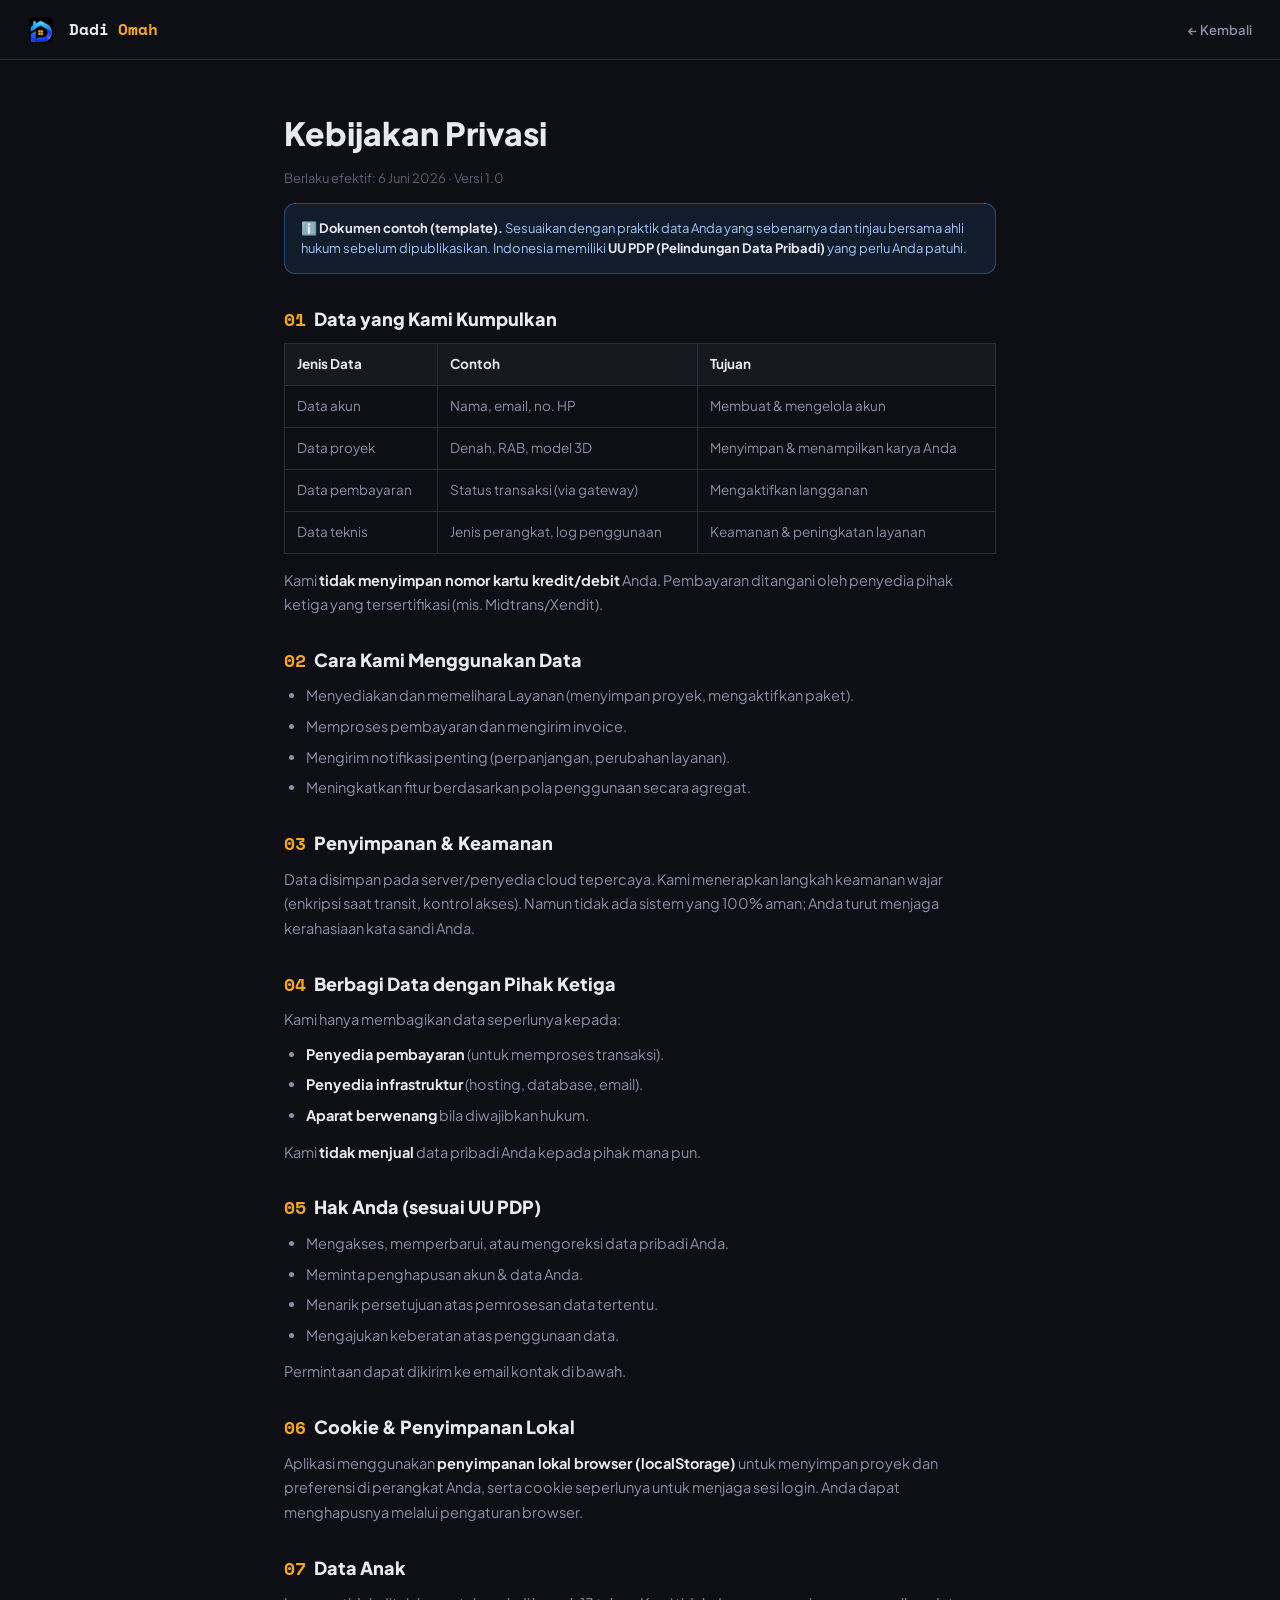
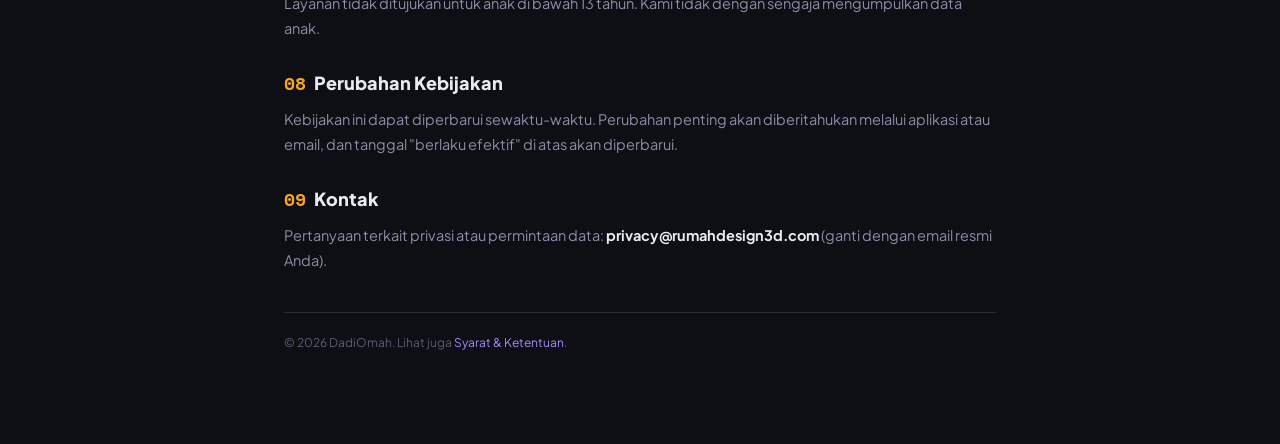
<file: Kebijakan Privasi.html>
<!DOCTYPE html>
<html lang="id">
<head>
<meta charset="UTF-8">
<meta name="viewport" content="width=device-width, initial-scale=1.0">
<title>Kebijakan Privasi — DadiOmah</title>
<link href="https://fonts.googleapis.com/css2?family=Plus+Jakarta+Sans:wght@400;500;600;700;800&family=Space+Mono:wght@700&display=swap" rel="stylesheet">
<style>
:root{--bg:#0d0f14;--surface:#161820;--border:#2a2d3a;--accent:#f5a623;--accent2:#e8523a;--violet:#a78bfa;--text:#e8eaf0;--text2:#8b8fa8;--text3:#5a5e72;}
*{margin:0;padding:0;box-sizing:border-box;}
body{font-family:'Plus Jakarta Sans',sans-serif;background:var(--bg);color:var(--text);line-height:1.7;}
.topbar{display:flex;align-items:center;justify-content:space-between;padding:16px 28px;border-bottom:1px solid var(--border);position:sticky;top:0;background:var(--bg);z-index:5;}
.logo{display:flex;align-items:center;gap:9px;font-family:'Space Mono',monospace;font-weight:700;font-size:16px;text-decoration:none;color:var(--text);}
.logo-icon{width:30px;height:30px;background:linear-gradient(135deg,var(--accent),var(--accent2));border-radius:7px;display:flex;align-items:center;justify-content:center;font-size:15px;}
.logo span{color:var(--accent);}
.back{color:var(--text2);text-decoration:none;font-size:13px;font-weight:600;}
.back:hover{color:var(--accent);}
.doc{max-width:760px;margin:0 auto;padding:46px 24px 90px;}
.doc h1{font-size:32px;font-weight:800;margin-bottom:6px;}
.updated{font-size:13px;color:var(--text3);margin-bottom:14px;}
.notice{background:rgba(74,158,255,0.1);border:1px solid rgba(74,158,255,0.35);border-radius:11px;padding:14px 16px;font-size:13px;color:#9fc4ff;margin-bottom:30px;line-height:1.6;}
.doc h2{font-size:18px;font-weight:800;margin:28px 0 8px;color:var(--text);}
.doc h2 .n{color:var(--accent);font-family:'Space Mono',monospace;margin-right:8px;}
.doc p{font-size:14.5px;color:var(--text2);margin-bottom:10px;}
.doc ul{margin:0 0 12px 22px;}
.doc li{font-size:14.5px;color:var(--text2);margin-bottom:6px;}
.doc b{color:var(--text);}
.tbl{width:100%;border-collapse:collapse;margin:6px 0 14px;font-size:13.5px;}
.tbl th,.tbl td{text-align:left;padding:9px 12px;border:1px solid var(--border);color:var(--text2);}
.tbl th{background:var(--surface);color:var(--text);font-weight:700;}
.foot{border-top:1px solid var(--border);margin-top:40px;padding-top:20px;font-size:12px;color:var(--text3);}
.foot a{color:var(--violet);text-decoration:none;}
</style>
</head>
<body>
<div class="topbar">
  <a class="logo" href="index.html"><img src="icons/dadiomah-mark.png" alt="DadiOmah" style="width:26px;height:26px;border-radius:7px;vertical-align:middle;margin-right:6px;">Dadi<span>Omah</span></a>
  <a class="back" href="Akun.html">← Kembali</a>
</div>

<div class="doc">
  <h1>Kebijakan Privasi</h1>
  <div class="updated">Berlaku efektif: 6 Juni 2026 · Versi 1.0</div>
  <div class="notice">ℹ️ <b>Dokumen contoh (template).</b> Sesuaikan dengan praktik data Anda yang sebenarnya dan tinjau bersama ahli hukum sebelum dipublikasikan. Indonesia memiliki <b>UU PDP (Pelindungan Data Pribadi)</b> yang perlu Anda patuhi.</div>

  <h2><span class="n">01</span>Data yang Kami Kumpulkan</h2>
  <table class="tbl">
    <tr><th>Jenis Data</th><th>Contoh</th><th>Tujuan</th></tr>
    <tr><td>Data akun</td><td>Nama, email, no. HP</td><td>Membuat & mengelola akun</td></tr>
    <tr><td>Data proyek</td><td>Denah, RAB, model 3D</td><td>Menyimpan & menampilkan karya Anda</td></tr>
    <tr><td>Data pembayaran</td><td>Status transaksi (via gateway)</td><td>Mengaktifkan langganan</td></tr>
    <tr><td>Data teknis</td><td>Jenis perangkat, log penggunaan</td><td>Keamanan & peningkatan layanan</td></tr>
  </table>
  <p>Kami <b>tidak menyimpan nomor kartu kredit/debit</b> Anda. Pembayaran ditangani oleh penyedia pihak ketiga yang tersertifikasi (mis. Midtrans/Xendit).</p>

  <h2><span class="n">02</span>Cara Kami Menggunakan Data</h2>
  <ul>
    <li>Menyediakan dan memelihara Layanan (menyimpan proyek, mengaktifkan paket).</li>
    <li>Memproses pembayaran dan mengirim invoice.</li>
    <li>Mengirim notifikasi penting (perpanjangan, perubahan layanan).</li>
    <li>Meningkatkan fitur berdasarkan pola penggunaan secara agregat.</li>
  </ul>

  <h2><span class="n">03</span>Penyimpanan & Keamanan</h2>
  <p>Data disimpan pada server/penyedia cloud tepercaya. Kami menerapkan langkah keamanan wajar (enkripsi saat transit, kontrol akses). Namun tidak ada sistem yang 100% aman; Anda turut menjaga kerahasiaan kata sandi Anda.</p>

  <h2><span class="n">04</span>Berbagi Data dengan Pihak Ketiga</h2>
  <p>Kami hanya membagikan data seperlunya kepada:</p>
  <ul>
    <li><b>Penyedia pembayaran</b> (untuk memproses transaksi).</li>
    <li><b>Penyedia infrastruktur</b> (hosting, database, email).</li>
    <li><b>Aparat berwenang</b> bila diwajibkan hukum.</li>
  </ul>
  <p>Kami <b>tidak menjual</b> data pribadi Anda kepada pihak mana pun.</p>

  <h2><span class="n">05</span>Hak Anda (sesuai UU PDP)</h2>
  <ul>
    <li>Mengakses, memperbarui, atau mengoreksi data pribadi Anda.</li>
    <li>Meminta penghapusan akun & data Anda.</li>
    <li>Menarik persetujuan atas pemrosesan data tertentu.</li>
    <li>Mengajukan keberatan atas penggunaan data.</li>
  </ul>
  <p>Permintaan dapat dikirim ke email kontak di bawah.</p>

  <h2><span class="n">06</span>Cookie & Penyimpanan Lokal</h2>
  <p>Aplikasi menggunakan <b>penyimpanan lokal browser (localStorage)</b> untuk menyimpan proyek dan preferensi di perangkat Anda, serta cookie seperlunya untuk menjaga sesi login. Anda dapat menghapusnya melalui pengaturan browser.</p>

  <h2><span class="n">07</span>Data Anak</h2>
  <p>Layanan tidak ditujukan untuk anak di bawah 13 tahun. Kami tidak dengan sengaja mengumpulkan data anak.</p>

  <h2><span class="n">08</span>Perubahan Kebijakan</h2>
  <p>Kebijakan ini dapat diperbarui sewaktu-waktu. Perubahan penting akan diberitahukan melalui aplikasi atau email, dan tanggal "berlaku efektif" di atas akan diperbarui.</p>

  <h2><span class="n">09</span>Kontak</h2>
  <p>Pertanyaan terkait privasi atau permintaan data: <b>privacy@rumahdesign3d.com</b> (ganti dengan email resmi Anda).</p>

  <div class="foot">© 2026 DadiOmah. Lihat juga <a href="Syarat & Ketentuan.html">Syarat & Ketentuan</a>.</div>
</div>
  <script src="js/supabase-config.js"></script>
  <script src="js/track.js" defer></script>
</body>
</html>
</file>
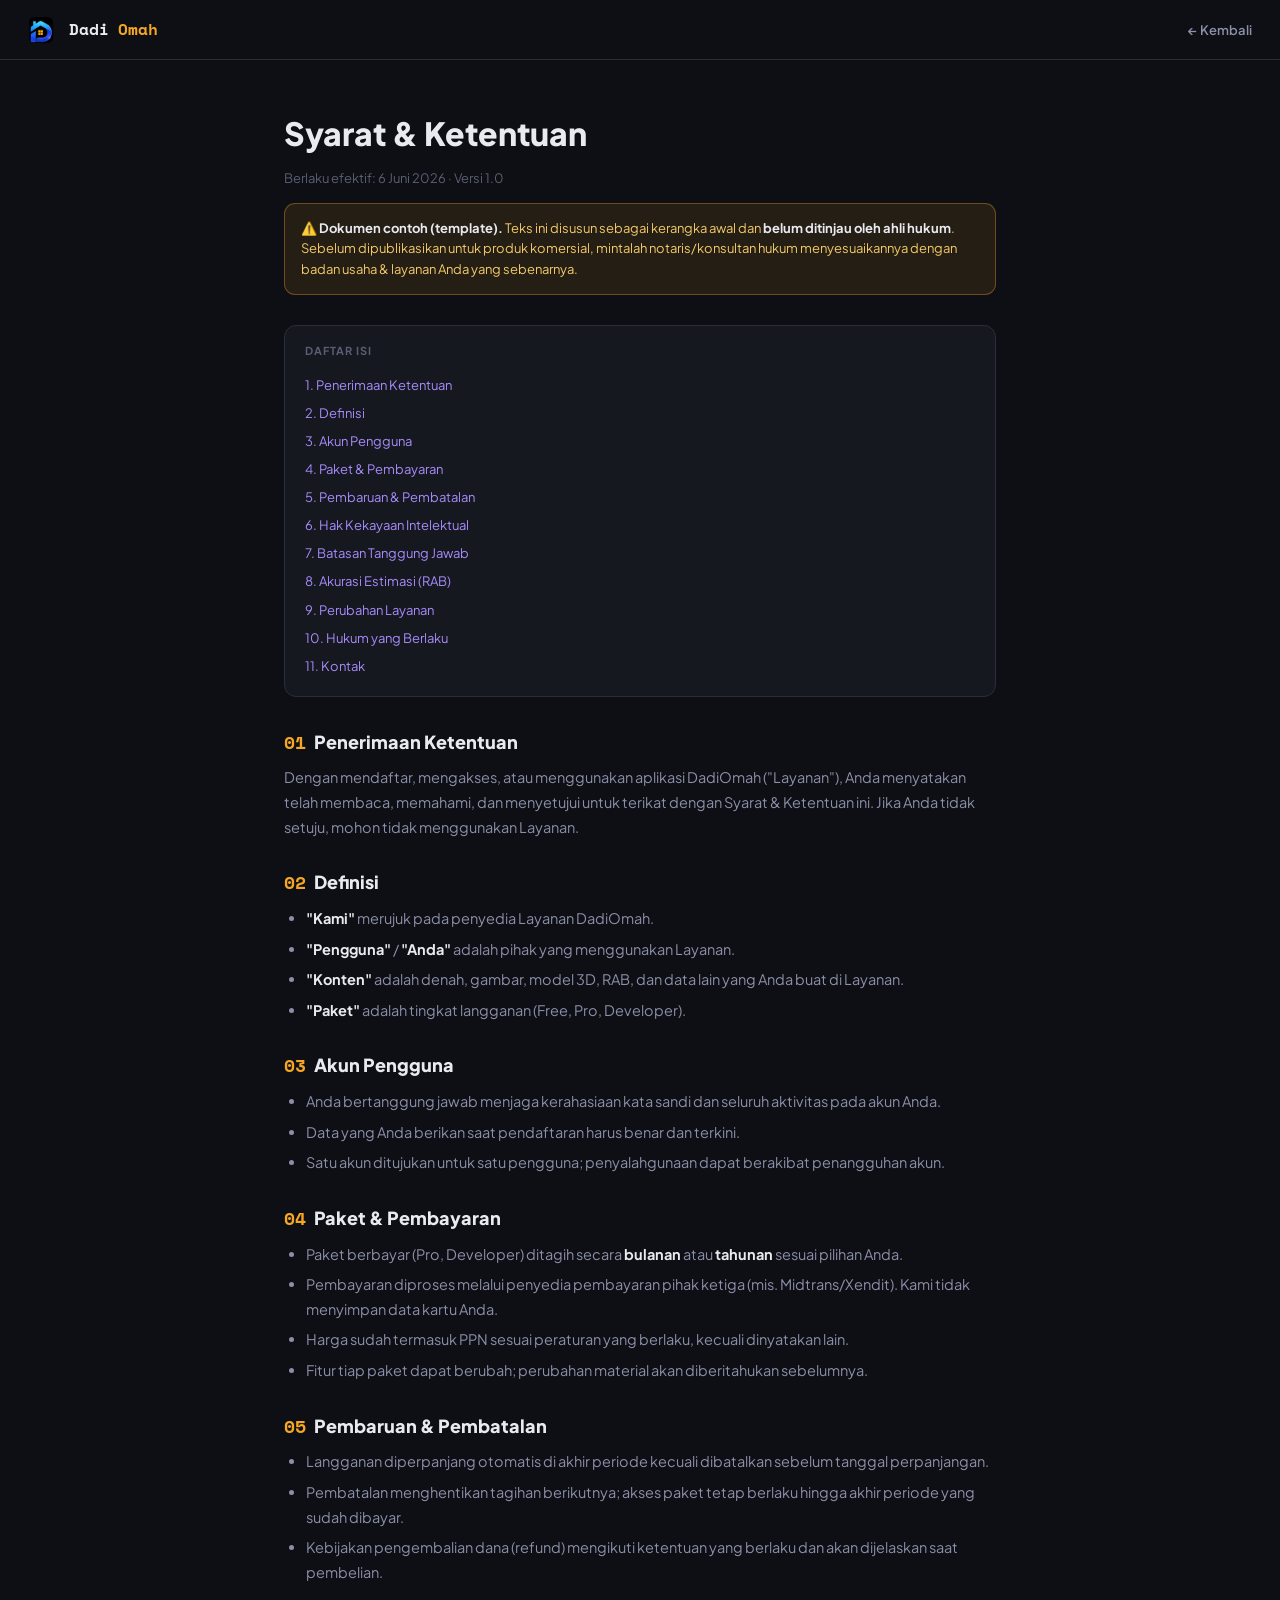
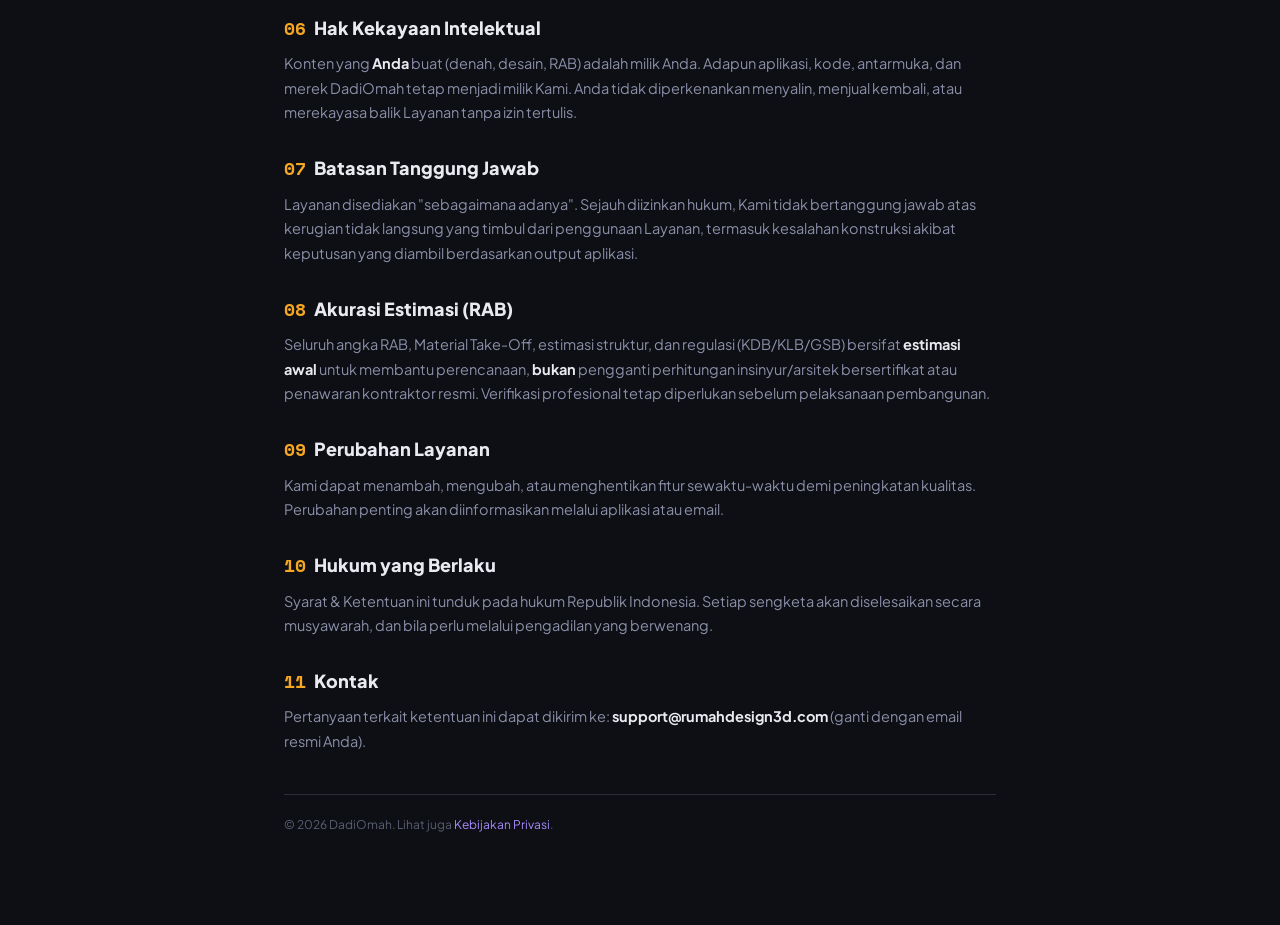
<file: Syarat & Ketentuan.html>
<!DOCTYPE html>
<html lang="id">
<head>
<meta charset="UTF-8">
<meta name="viewport" content="width=device-width, initial-scale=1.0">
<title>Syarat & Ketentuan — DadiOmah</title>
<link href="https://fonts.googleapis.com/css2?family=Plus+Jakarta+Sans:wght@400;500;600;700;800&family=Space+Mono:wght@700&display=swap" rel="stylesheet">
<style>
:root{--bg:#0d0f14;--surface:#161820;--border:#2a2d3a;--accent:#f5a623;--accent2:#e8523a;--violet:#a78bfa;--text:#e8eaf0;--text2:#8b8fa8;--text3:#5a5e72;}
*{margin:0;padding:0;box-sizing:border-box;}
body{font-family:'Plus Jakarta Sans',sans-serif;background:var(--bg);color:var(--text);line-height:1.7;}
.topbar{display:flex;align-items:center;justify-content:space-between;padding:16px 28px;border-bottom:1px solid var(--border);position:sticky;top:0;background:var(--bg);z-index:5;}
.logo{display:flex;align-items:center;gap:9px;font-family:'Space Mono',monospace;font-weight:700;font-size:16px;text-decoration:none;color:var(--text);}
.logo-icon{width:30px;height:30px;background:linear-gradient(135deg,var(--accent),var(--accent2));border-radius:7px;display:flex;align-items:center;justify-content:center;font-size:15px;}
.logo span{color:var(--accent);}
.back{color:var(--text2);text-decoration:none;font-size:13px;font-weight:600;}
.back:hover{color:var(--accent);}
.doc{max-width:760px;margin:0 auto;padding:46px 24px 90px;}
.doc h1{font-size:32px;font-weight:800;margin-bottom:6px;}
.updated{font-size:13px;color:var(--text3);margin-bottom:14px;}
.notice{background:rgba(245,166,35,0.1);border:1px solid rgba(245,166,35,0.35);border-radius:11px;padding:14px 16px;font-size:13px;color:#f3c969;margin-bottom:30px;line-height:1.6;}
.doc h2{font-size:18px;font-weight:800;margin:28px 0 8px;color:var(--text);}
.doc h2 .n{color:var(--accent);font-family:'Space Mono',monospace;margin-right:8px;}
.doc p{font-size:14.5px;color:var(--text2);margin-bottom:10px;}
.doc ul{margin:0 0 12px 22px;}
.doc li{font-size:14.5px;color:var(--text2);margin-bottom:6px;}
.doc b{color:var(--text);}
.toc{background:var(--surface);border:1px solid var(--border);border-radius:12px;padding:16px 20px;margin-bottom:30px;}
.toc-h{font-size:11px;font-weight:700;letter-spacing:1px;text-transform:uppercase;color:var(--text3);margin-bottom:10px;}
.toc a{display:block;font-size:13px;color:var(--violet);text-decoration:none;padding:3px 0;}
.toc a:hover{color:var(--accent);}
.foot{border-top:1px solid var(--border);margin-top:40px;padding-top:20px;font-size:12px;color:var(--text3);}
.foot a{color:var(--violet);text-decoration:none;}
</style>
</head>
<body>
<div class="topbar">
  <a class="logo" href="index.html"><img src="icons/dadiomah-mark.png" alt="DadiOmah" style="width:26px;height:26px;border-radius:7px;vertical-align:middle;margin-right:6px;">Dadi<span>Omah</span></a>
  <a class="back" href="Akun.html">← Kembali</a>
</div>

<div class="doc">
  <h1>Syarat & Ketentuan</h1>
  <div class="updated">Berlaku efektif: 6 Juni 2026 · Versi 1.0</div>
  <div class="notice">⚠️ <b>Dokumen contoh (template).</b> Teks ini disusun sebagai kerangka awal dan <b>belum ditinjau oleh ahli hukum</b>. Sebelum dipublikasikan untuk produk komersial, mintalah notaris/konsultan hukum menyesuaikannya dengan badan usaha & layanan Anda yang sebenarnya.</div>

  <div class="toc">
    <div class="toc-h">Daftar Isi</div>
    <a href="#a1">1. Penerimaan Ketentuan</a>
    <a href="#a2">2. Definisi</a>
    <a href="#a3">3. Akun Pengguna</a>
    <a href="#a4">4. Paket & Pembayaran</a>
    <a href="#a5">5. Pembaruan & Pembatalan</a>
    <a href="#a6">6. Hak Kekayaan Intelektual</a>
    <a href="#a7">7. Batasan Tanggung Jawab</a>
    <a href="#a8">8. Akurasi Estimasi (RAB)</a>
    <a href="#a9">9. Perubahan Layanan</a>
    <a href="#a10">10. Hukum yang Berlaku</a>
    <a href="#a11">11. Kontak</a>
  </div>

  <h2 id="a1"><span class="n">01</span>Penerimaan Ketentuan</h2>
  <p>Dengan mendaftar, mengakses, atau menggunakan aplikasi DadiOmah ("Layanan"), Anda menyatakan telah membaca, memahami, dan menyetujui untuk terikat dengan Syarat & Ketentuan ini. Jika Anda tidak setuju, mohon tidak menggunakan Layanan.</p>

  <h2 id="a2"><span class="n">02</span>Definisi</h2>
  <ul>
    <li><b>"Kami"</b> merujuk pada penyedia Layanan DadiOmah.</li>
    <li><b>"Pengguna"</b> / <b>"Anda"</b> adalah pihak yang menggunakan Layanan.</li>
    <li><b>"Konten"</b> adalah denah, gambar, model 3D, RAB, dan data lain yang Anda buat di Layanan.</li>
    <li><b>"Paket"</b> adalah tingkat langganan (Free, Pro, Developer).</li>
  </ul>

  <h2 id="a3"><span class="n">03</span>Akun Pengguna</h2>
  <ul>
    <li>Anda bertanggung jawab menjaga kerahasiaan kata sandi dan seluruh aktivitas pada akun Anda.</li>
    <li>Data yang Anda berikan saat pendaftaran harus benar dan terkini.</li>
    <li>Satu akun ditujukan untuk satu pengguna; penyalahgunaan dapat berakibat penangguhan akun.</li>
  </ul>

  <h2 id="a4"><span class="n">04</span>Paket & Pembayaran</h2>
  <ul>
    <li>Paket berbayar (Pro, Developer) ditagih secara <b>bulanan</b> atau <b>tahunan</b> sesuai pilihan Anda.</li>
    <li>Pembayaran diproses melalui penyedia pembayaran pihak ketiga (mis. Midtrans/Xendit). Kami tidak menyimpan data kartu Anda.</li>
    <li>Harga sudah termasuk PPN sesuai peraturan yang berlaku, kecuali dinyatakan lain.</li>
    <li>Fitur tiap paket dapat berubah; perubahan material akan diberitahukan sebelumnya.</li>
  </ul>

  <h2 id="a5"><span class="n">05</span>Pembaruan & Pembatalan</h2>
  <ul>
    <li>Langganan diperpanjang otomatis di akhir periode kecuali dibatalkan sebelum tanggal perpanjangan.</li>
    <li>Pembatalan menghentikan tagihan berikutnya; akses paket tetap berlaku hingga akhir periode yang sudah dibayar.</li>
    <li>Kebijakan pengembalian dana (refund) mengikuti ketentuan yang berlaku dan akan dijelaskan saat pembelian.</li>
  </ul>

  <h2 id="a6"><span class="n">06</span>Hak Kekayaan Intelektual</h2>
  <p>Konten yang <b>Anda</b> buat (denah, desain, RAB) adalah milik Anda. Adapun aplikasi, kode, antarmuka, dan merek DadiOmah tetap menjadi milik Kami. Anda tidak diperkenankan menyalin, menjual kembali, atau merekayasa balik Layanan tanpa izin tertulis.</p>

  <h2 id="a7"><span class="n">07</span>Batasan Tanggung Jawab</h2>
  <p>Layanan disediakan "sebagaimana adanya". Sejauh diizinkan hukum, Kami tidak bertanggung jawab atas kerugian tidak langsung yang timbul dari penggunaan Layanan, termasuk kesalahan konstruksi akibat keputusan yang diambil berdasarkan output aplikasi.</p>

  <h2 id="a8"><span class="n">08</span>Akurasi Estimasi (RAB)</h2>
  <p>Seluruh angka RAB, Material Take-Off, estimasi struktur, dan regulasi (KDB/KLB/GSB) bersifat <b>estimasi awal</b> untuk membantu perencanaan, <b>bukan</b> pengganti perhitungan insinyur/arsitek bersertifikat atau penawaran kontraktor resmi. Verifikasi profesional tetap diperlukan sebelum pelaksanaan pembangunan.</p>

  <h2 id="a9"><span class="n">09</span>Perubahan Layanan</h2>
  <p>Kami dapat menambah, mengubah, atau menghentikan fitur sewaktu-waktu demi peningkatan kualitas. Perubahan penting akan diinformasikan melalui aplikasi atau email.</p>

  <h2 id="a10"><span class="n">10</span>Hukum yang Berlaku</h2>
  <p>Syarat & Ketentuan ini tunduk pada hukum Republik Indonesia. Setiap sengketa akan diselesaikan secara musyawarah, dan bila perlu melalui pengadilan yang berwenang.</p>

  <h2 id="a11"><span class="n">11</span>Kontak</h2>
  <p>Pertanyaan terkait ketentuan ini dapat dikirim ke: <b>support@rumahdesign3d.com</b> (ganti dengan email resmi Anda).</p>

  <div class="foot">© 2026 DadiOmah. Lihat juga <a href="Kebijakan Privasi.html">Kebijakan Privasi</a>.</div>
</div>
  <script src="js/supabase-config.js"></script>
  <script src="js/track.js" defer></script>
</body>
</html>
</file>
